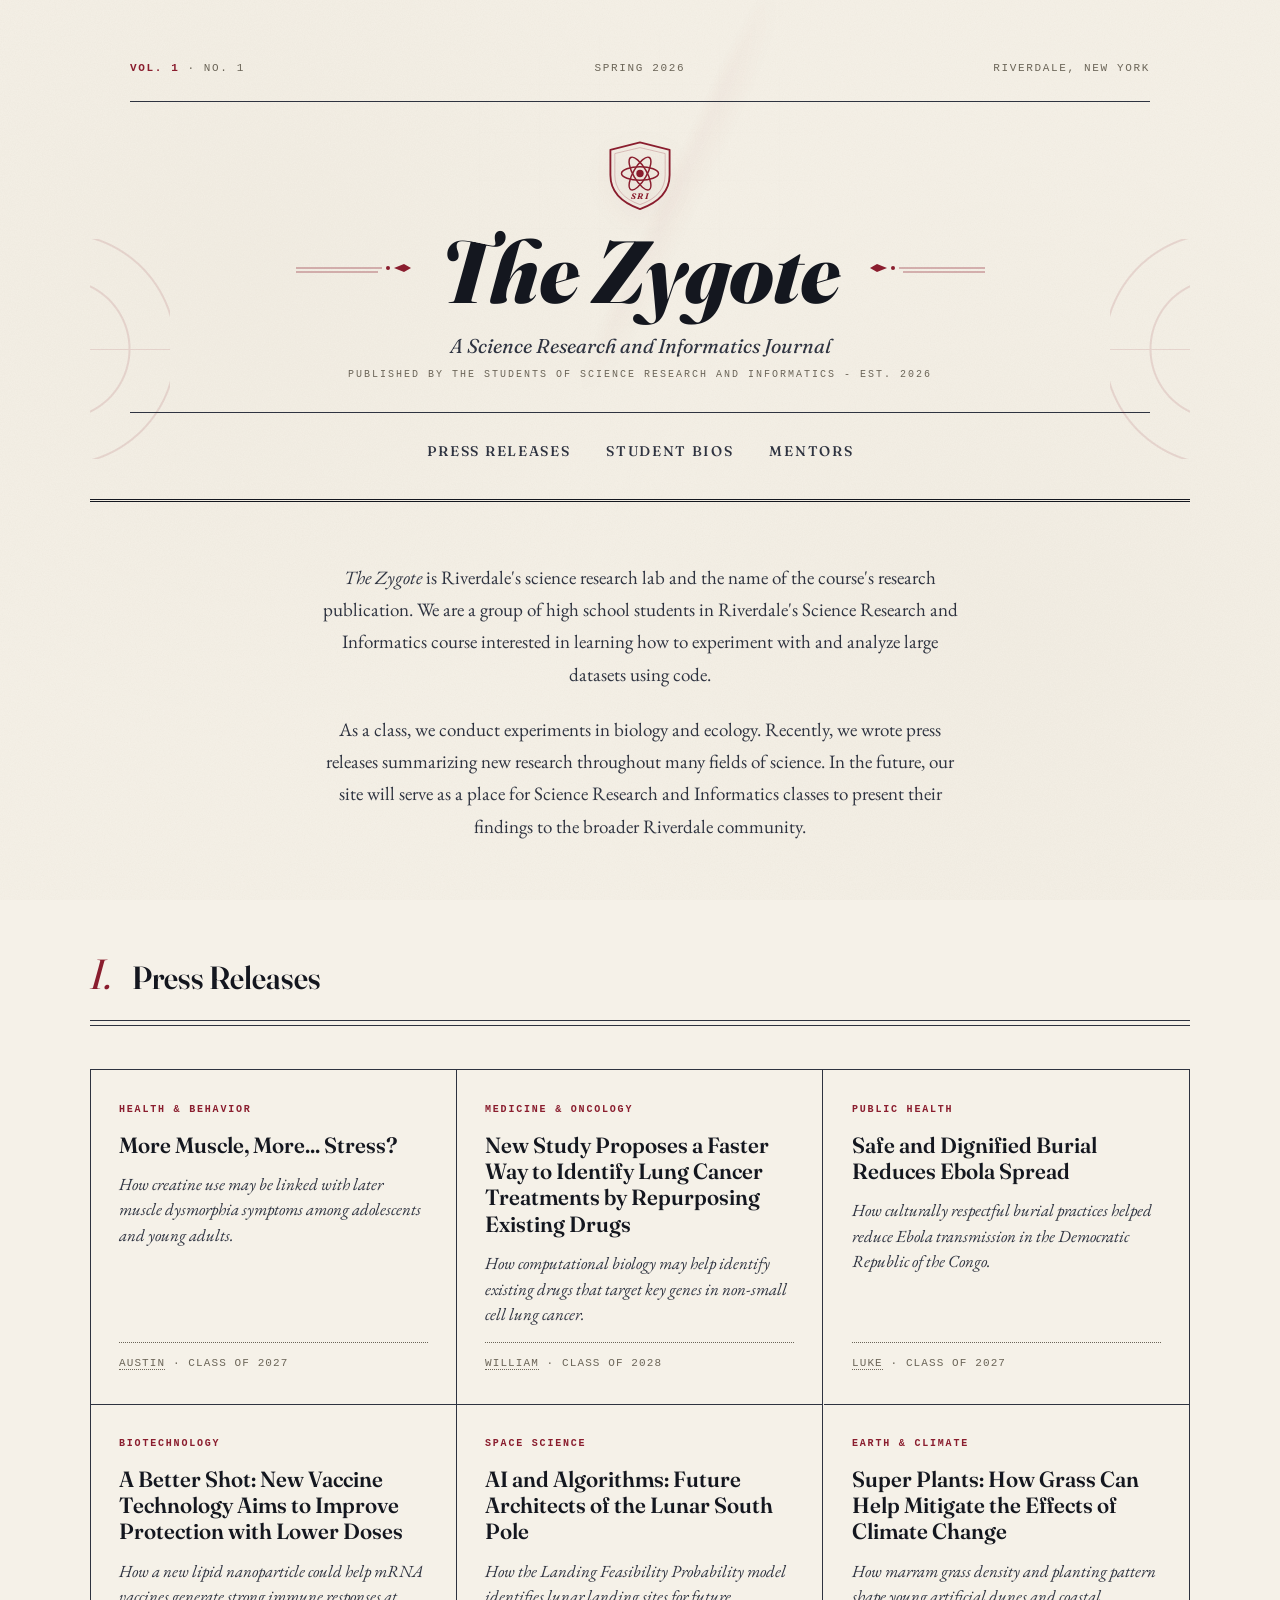
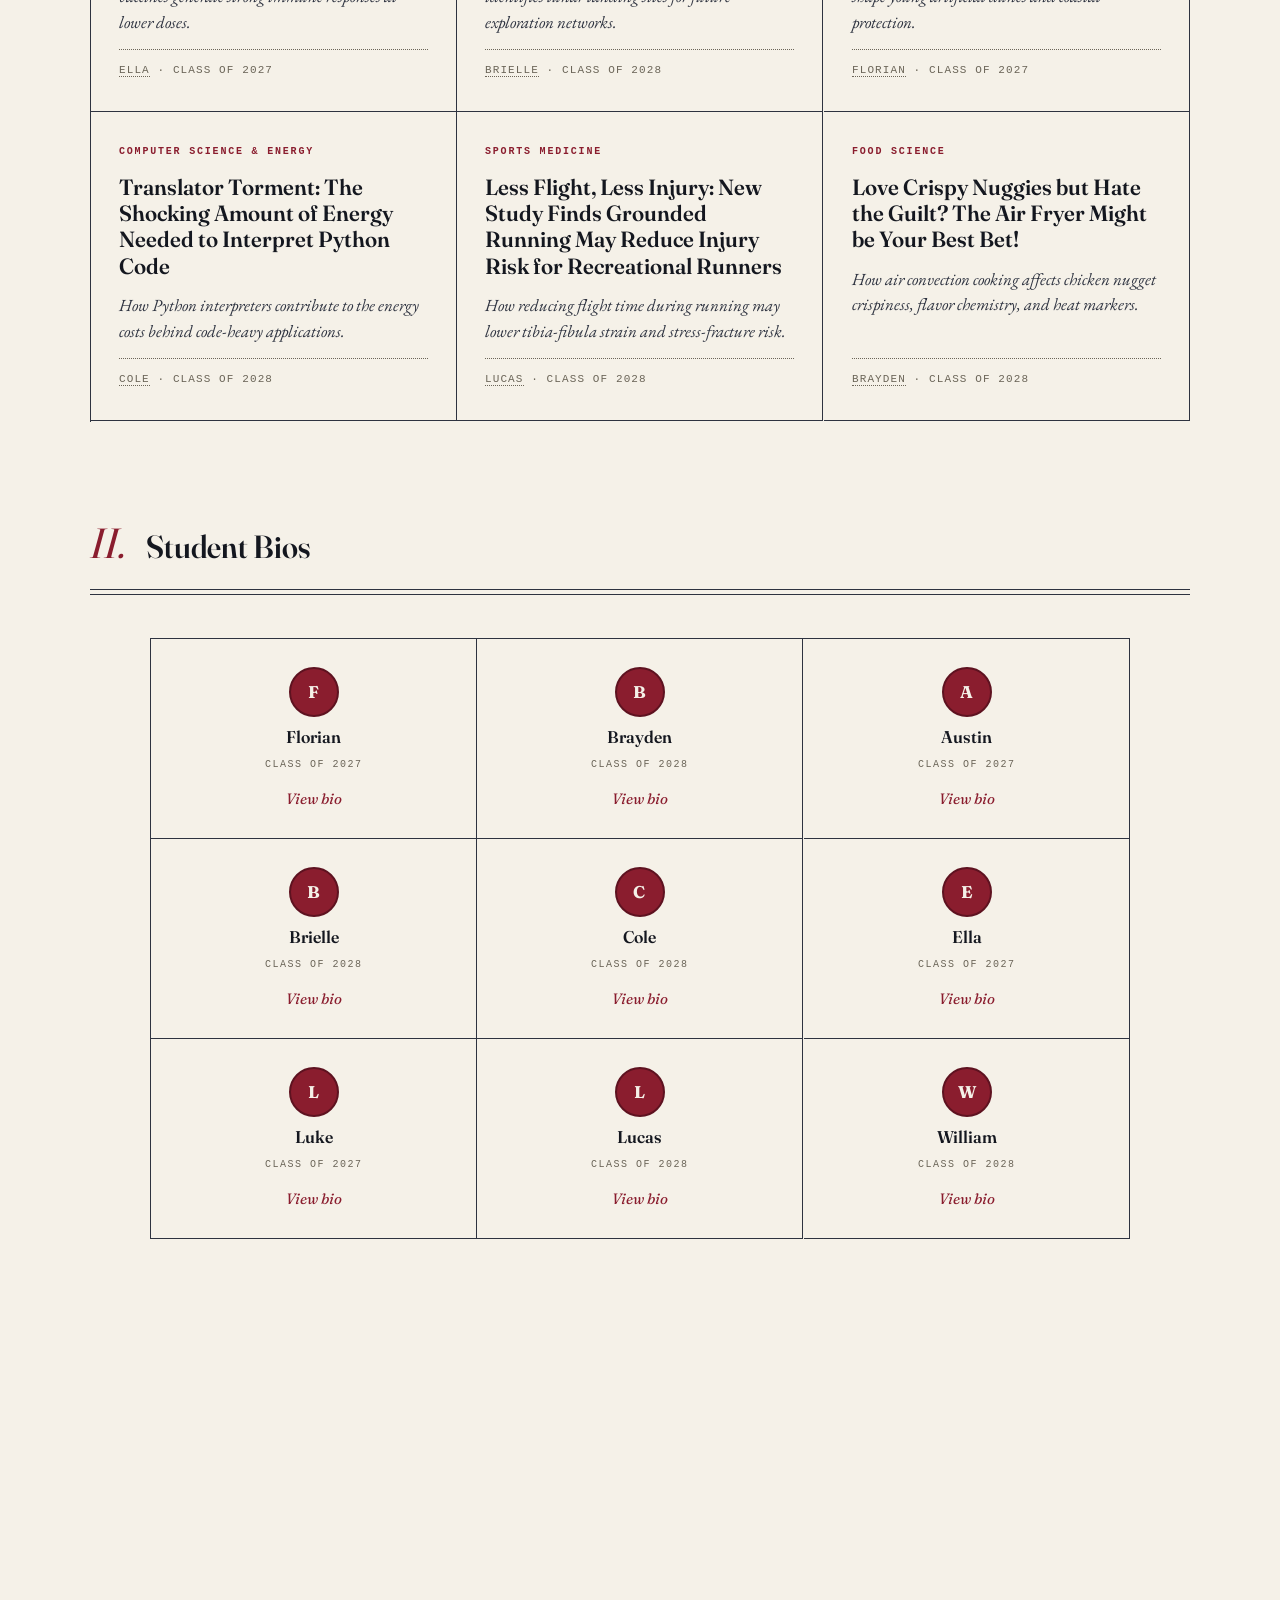
<file: index.html>
<!DOCTYPE html>
<html lang="en">
<head>
<meta charset="UTF-8" />
<meta name="viewport" content="width=device-width, initial-scale=1.0" />
<title>The Zygote - Science Research and Informatics</title>
<meta name="description" content="The Zygote publishes Science Research and Informatics press releases and research writing, listed by first name only." />
<meta name="robots" content="index, follow" />
<link rel="canonical" href="https://bugfixer27.github.io/Riv-Website/" />
<meta property="og:type" content="website" />
<meta property="og:title" content="The Zygote" />
<meta property="og:description" content="Science Research and Informatics press releases and research writing." />
<meta property="og:url" content="https://bugfixer27.github.io/Riv-Website/" />
<meta property="og:image" content="https://bugfixer27.github.io/Riv-Website/assets/images/lunar-south-pole-lfp-map.jpg" />
<meta name="twitter:card" content="summary_large_image" />
<link rel="preconnect" href="https://fonts.googleapis.com">
<link rel="preconnect" href="https://fonts.gstatic.com" crossorigin>
<link rel="preload" as="style" href="https://fonts.googleapis.com/css2?family=Fraunces:ital,opsz,wght@0,9..144,400;0,9..144,600;0,9..144,700;0,9..144,800;1,9..144,400;1,9..144,600;1,9..144,700&family=EB+Garamond:ital,wght@0,400;0,500;0,600;1,400;1,500&display=swap" onload="this.onload=null;this.rel='stylesheet'">
<noscript><link href="https://fonts.googleapis.com/css2?family=Fraunces:ital,opsz,wght@0,9..144,400;0,9..144,600;0,9..144,700;0,9..144,800;1,9..144,400;1,9..144,600;1,9..144,700&family=EB+Garamond:ital,wght@0,400;0,500;0,600;1,400;1,500&display=swap" rel="stylesheet"></noscript>
<link rel="stylesheet" href="styles.css">
<script type="application/ld+json">
{
  "@context": "https://schema.org",
  "@type": "Periodical",
  "name": "The Zygote",
  "description": "A Science Research and Informatics journal of science writing from Riverdale Country School.",
  "url": "https://bugfixer27.github.io/Riv-Website/",
  "publisher": {
    "@type": "Organization",
    "name": "Riverdale Country School"
  }
}
</script>
</head>
<body>

<div class="paper-texture"></div>
<div class="ambient-field" aria-hidden="true"></div>

<header class="masthead">
  <div class="masthead-top">
    <div class="masthead-meta left">
      <span class="meta-label">Vol. 1</span>
      <span class="meta-divider">·</span>
      <span>No. 1</span>
    </div>
    <div class="masthead-meta center">
      <span>Spring 2026</span>
    </div>
    <div class="masthead-meta right">
      <span>Riverdale, New York</span>
    </div>
  </div>

  <div class="masthead-crest" aria-label="Science Research and Informatics crest">
    <svg viewBox="0 0 100 100" xmlns="http://www.w3.org/2000/svg" aria-hidden="true">
      <path d="M 50 6 L 90 16 L 90 50 Q 90 82 50 96 Q 10 82 10 50 L 10 16 Z" fill="none" stroke="currentColor" stroke-width="2.5" stroke-linejoin="round"/>
      <path d="M 50 13 L 84 21 L 84 50 Q 84 78 50 90 Q 16 78 16 50 L 16 21 Z" fill="none" stroke="currentColor" stroke-width="0.7" opacity="0.45"/>
      <circle cx="50" cy="48" r="5" fill="currentColor"/>
      <ellipse cx="50" cy="48" rx="25" ry="9" fill="none" stroke="currentColor" stroke-width="2"/>
      <ellipse cx="50" cy="48" rx="25" ry="9" fill="none" stroke="currentColor" stroke-width="2" transform="rotate(60 50 48)"/>
      <ellipse cx="50" cy="48" rx="25" ry="9" fill="none" stroke="currentColor" stroke-width="2" transform="rotate(-60 50 48)"/>
      <text x="50" y="82" text-anchor="middle" font-family="Fraunces, serif" font-style="italic" font-weight="700" font-size="11" fill="currentColor" letter-spacing="2">SRI</text>
    </svg>
  </div>

  <div class="masthead-title">
    <div class="ornament-wing left">
      <svg viewBox="0 0 120 22" xmlns="http://www.w3.org/2000/svg" aria-hidden="true">
        <line x1="0" y1="11" x2="86" y2="11" stroke="currentColor" stroke-width="0.6"/>
        <line x1="0" y1="15" x2="82" y2="15" stroke="currentColor" stroke-width="0.6"/>
        <circle cx="92" cy="11" r="2" fill="currentColor"/>
        <path d="M 98 11 L 108 7 L 115 11 L 108 15 Z" fill="currentColor"/>
      </svg>
    </div>
    <h1 class="journal-title">The Zygote</h1>
    <div class="ornament-wing right">
      <svg viewBox="0 0 120 22" xmlns="http://www.w3.org/2000/svg" aria-hidden="true">
        <path d="M 22 11 L 12 7 L 5 11 L 12 15 Z" fill="currentColor"/>
        <circle cx="28" cy="11" r="2" fill="currentColor"/>
        <line x1="34" y1="11" x2="120" y2="11" stroke="currentColor" stroke-width="0.6"/>
        <line x1="38" y1="15" x2="120" y2="15" stroke="currentColor" stroke-width="0.6"/>
      </svg>
    </div>
  </div>

  <p class="journal-subtitle"><em>A Science Research and Informatics Journal</em></p>
  <p class="journal-tagline">Published by the students of Science Research and Informatics - Est. 2026</p>

  <nav class="masthead-nav" aria-label="Site sections">
    <a href="#press-releases">Press Releases</a>
    <a href="#contributors">Student Bios</a>
    <a href="#mentors">Mentors</a>
  </nav>
</header>

<section class="editors-note">
  <div class="drop-cap-container">
    <p><em>The Zygote</em> is Riverdale's science research lab and the name of the course's research publication. We are a group of high school students in Riverdale's Science Research and Informatics course interested in learning how to experiment with and analyze large datasets using code.</p>
    <p>As a class, we conduct experiments in biology and ecology. Recently, we wrote press releases summarizing new research throughout many fields of science. In the future, our site will serve as a place for Science Research and Informatics classes to present their findings to the broader Riverdale community.</p>
  </div>
</section>

<section id="press-releases" class="section-block">
  <div class="section-header">
    <span class="section-numeral">I.</span>
    <h2 class="section-title">Press Releases</h2>
    <div class="section-rule"></div>
  </div>

  <div class="article-grid">
    <article class="article-card">
      <span class="card-category">Health &amp; Behavior</span>
      <h3 class="card-title"><a href="more-muscle-more-stress.html">More Muscle, More... Stress?</a></h3>
      <p class="card-deck">How creatine use may be linked with later muscle dysmorphia symptoms among adolescents and young adults.</p>
      <p class="card-byline"><a href="#bio-austin">Austin</a> · Class of 2027</p>
    </article>
    <article class="article-card">
      <span class="card-category">Medicine &amp; Oncology</span>
      <h3 class="card-title"><a href="lung-cancer-drug-repurposing.html">New Study Proposes a Faster Way to Identify Lung Cancer Treatments by Repurposing Existing Drugs</a></h3>
      <p class="card-deck">How computational biology may help identify existing drugs that target key genes in non-small cell lung cancer.</p>
      <p class="card-byline"><a href="#bio-william">William</a> · Class of 2028</p>
    </article>
    <article class="article-card">
      <span class="card-category">Public Health</span>
      <h3 class="card-title"><a href="safe-dignified-burial-ebola.html">Safe and Dignified Burial Reduces Ebola Spread</a></h3>
      <p class="card-deck">How culturally respectful burial practices helped reduce Ebola transmission in the Democratic Republic of the Congo.</p>
      <p class="card-byline"><a href="#bio-luke">Luke</a> · Class of 2027</p>
    </article>
    <article class="article-card">
      <span class="card-category">Biotechnology</span>
      <h3 class="card-title"><a href="better-shot-mrna-vaccine.html">A Better Shot: New Vaccine Technology Aims to Improve Protection with Lower Doses</a></h3>
      <p class="card-deck">How a new lipid nanoparticle could help mRNA vaccines generate strong immune responses at lower doses.</p>
      <p class="card-byline"><a href="#bio-ella">Ella</a> · Class of 2027</p>
    </article>
    <article class="article-card">
      <span class="card-category">Space Science</span>
      <h3 class="card-title"><a href="ai-lunar-south-pole.html">AI and Algorithms: Future Architects of the Lunar South Pole</a></h3>
      <p class="card-deck">How the Landing Feasibility Probability model identifies lunar landing sites for future exploration networks.</p>
      <p class="card-byline"><a href="#bio-brielle">Brielle</a> · Class of 2028</p>
    </article>
    <article class="article-card">
      <span class="card-category">Earth &amp; Climate</span>
      <h3 class="card-title"><a href="super-plants.html">Super Plants: How Grass Can Help Mitigate the Effects of Climate Change</a></h3>
      <p class="card-deck">How marram grass density and planting pattern shape young artificial dunes and coastal protection.</p>
      <p class="card-byline"><a href="#bio-florian">Florian</a> · Class of 2027</p>
    </article>
    <article class="article-card">
      <span class="card-category">Computer Science &amp; Energy</span>
      <h3 class="card-title"><a href="translator-torment-python-energy.html">Translator Torment: The Shocking Amount of Energy Needed to Interpret Python Code</a></h3>
      <p class="card-deck">How Python interpreters contribute to the energy costs behind code-heavy applications.</p>
      <p class="card-byline"><a href="#bio-cole">Cole</a> · Class of 2028</p>
    </article>
    <article class="article-card">
      <span class="card-category">Sports Medicine</span>
      <h3 class="card-title"><a href="less-flight-less-injury.html">Less Flight, Less Injury: New Study Finds Grounded Running May Reduce Injury Risk for Recreational Runners</a></h3>
      <p class="card-deck">How reducing flight time during running may lower tibia-fibula strain and stress-fracture risk.</p>
      <p class="card-byline"><a href="#bio-lucas">Lucas</a> · Class of 2028</p>
    </article>
    <article class="article-card">
      <span class="card-category">Food Science</span>
      <h3 class="card-title"><a href="air-fryer-chicken-nuggets.html">Love Crispy Nuggies but Hate the Guilt? The Air Fryer Might be Your Best Bet!</a></h3>
      <p class="card-deck">How air convection cooking affects chicken nugget crispiness, flavor chemistry, and heat markers.</p>
      <p class="card-byline"><a href="#bio-brayden">Brayden</a> · Class of 2028</p>
    </article>
  </div>
</section>

<section id="contributors" class="section-block">
  <div class="section-header">
    <span class="section-numeral">II.</span>
    <h2 class="section-title">Student Bios</h2>
    <div class="section-rule"></div>
  </div>

  <div class="contributor-grid">
    <a class="contributor-card" href="#bio-florian">
      <span class="contributor-initials">F</span>
      <span class="contributor-name">Florian</span>
      <span class="contributor-class">Class of 2027</span>
      <span class="contributor-toggle">View bio</span>
    </a>
    <a class="contributor-card" href="#bio-brayden">
      <span class="contributor-initials">B</span>
      <span class="contributor-name">Brayden</span>
      <span class="contributor-class">Class of 2028</span>
      <span class="contributor-toggle">View bio</span>
    </a>
    <a class="contributor-card" href="#bio-austin">
      <span class="contributor-initials">A</span>
      <span class="contributor-name">Austin</span>
      <span class="contributor-class">Class of 2027</span>
      <span class="contributor-toggle">View bio</span>
    </a>
    <a class="contributor-card" href="#bio-brielle">
      <span class="contributor-initials">B</span>
      <span class="contributor-name">Brielle</span>
      <span class="contributor-class">Class of 2028</span>
      <span class="contributor-toggle">View bio</span>
    </a>
    <a class="contributor-card" href="#bio-cole">
      <span class="contributor-initials">C</span>
      <span class="contributor-name">Cole</span>
      <span class="contributor-class">Class of 2028</span>
      <span class="contributor-toggle">View bio</span>
    </a>
    <a class="contributor-card" href="#bio-ella">
      <span class="contributor-initials">E</span>
      <span class="contributor-name">Ella</span>
      <span class="contributor-class">Class of 2027</span>
      <span class="contributor-toggle">View bio</span>
    </a>
    <a class="contributor-card" href="#bio-luke">
      <span class="contributor-initials">L</span>
      <span class="contributor-name">Luke</span>
      <span class="contributor-class">Class of 2027</span>
      <span class="contributor-toggle">View bio</span>
    </a>
    <a class="contributor-card" href="#bio-lucas">
      <span class="contributor-initials">L</span>
      <span class="contributor-name">Lucas</span>
      <span class="contributor-class">Class of 2028</span>
      <span class="contributor-toggle">View bio</span>
    </a>
    <a class="contributor-card" href="#bio-william">
      <span class="contributor-initials">W</span>
      <span class="contributor-name">William</span>
      <span class="contributor-class">Class of 2028</span>
      <span class="contributor-toggle">View bio</span>
    </a>
  </div>

  <article class="bio-modal" id="bio-florian" aria-labelledby="bio-florian-title">
    <a class="bio-modal-backdrop" href="#contributors" aria-label="Close Florian bio"></a>
    <div class="bio-panel">
      <a class="bio-close" href="#contributors" aria-label="Close bio">×</a>
      <span class="contributor-initials">F</span>
      <h3 id="bio-florian-title">Florian</h3>
      <p class="contributor-class">Class of 2027</p>
      <p class="contributor-bio">I am a member of Riverdale's Class of '27 with a deep passion for the atmospheric and environmental sciences, driven by a lifelong curiosity about how the world around me works. My first written press release for <em>The Zygote</em> explored the early-stage development of an artificial dune with varying plant density and distribution, a topic that lies at the intersection of weather and the coastal environment. Outside of school, I enjoy sailing, rowing, hiking, and tracking severe weather. Looking ahead, I hope to study meteorology and atmospheric science, with a goal of one day contributing to how we understand and forecast weather, specifically tornadoes and severe storms. I'm excited to be part of <em>The Zygote</em> and to share the incredible science happening right here at Riverdale.</p>
      <a class="bio-press-link" href="super-plants.html">Read Florian's press release</a>
    </div>
  </article>
  <article class="bio-modal" id="bio-brayden" aria-labelledby="bio-brayden-title">
    <a class="bio-modal-backdrop" href="#contributors" aria-label="Close Brayden bio"></a>
    <div class="bio-panel">
      <a class="bio-close" href="#contributors" aria-label="Close bio">×</a>
      <span class="contributor-initials">B</span>
      <h3 id="bio-brayden-title">Brayden</h3>
      <p class="contributor-class">Class of 2028</p>
      <p class="contributor-bio">I am a member of Riverdale's Class of '28 interested in data science, as well as science in general. While I enjoy the detailed and serious side of science, I also hoped to embrace the lighter side of science in my first press release for <em>The Zygote</em>. Outside of school, I enjoy playing frisbee and the violin, and conducting research. I am excited to be part of <em>The Zygote</em> and see its impact on the Riverdale community.</p>
      <a class="bio-press-link" href="air-fryer-chicken-nuggets.html">Read Brayden's press release</a>
    </div>
  </article>
  <article class="bio-modal" id="bio-austin" aria-labelledby="bio-austin-title">
    <a class="bio-modal-backdrop" href="#contributors" aria-label="Close Austin bio"></a>
    <div class="bio-panel">
      <a class="bio-close" href="#contributors" aria-label="Close bio">×</a>
      <span class="contributor-initials">A</span>
      <h3 id="bio-austin-title">Austin</h3>
      <p class="contributor-class">Class of 2027</p>
      <p class="contributor-bio">I am a member of Riverdale's Class of '27 with a profound interest in functional anatomy and biomechanics. My first written press release for <em>The Zygote</em> examined the potential connection between creatine users and body dysmorphic symptoms. Outside of school, I love to play frisbee and basketball, work out, and go to the beach. I am really looking forward to seeing all of the findings and contributions that <em>The Zygote</em> will have in the Riverdale science community.</p>
      <a class="bio-press-link" href="more-muscle-more-stress.html">Read Austin's press release</a>
    </div>
  </article>
  <article class="bio-modal" id="bio-brielle" aria-labelledby="bio-brielle-title">
    <a class="bio-modal-backdrop" href="#contributors" aria-label="Close Brielle bio"></a>
    <div class="bio-panel">
      <a class="bio-close" href="#contributors" aria-label="Close bio">×</a>
      <span class="contributor-initials">B</span>
      <h3 id="bio-brielle-title">Brielle</h3>
      <p class="contributor-class">Class of 2028</p>
      <p class="contributor-bio">I am a member of Riverdale's Class of '28 with a deep passion for chemical and biomedical engineering. My first written press release for <em>The Zygote</em> explored new lunar site selection methods, utilizing AI and machine learning. Outside of school, I love to dance, run, and spend time with friends. I am excited to be part of <em>The Zygote</em> and share my new scientific findings with the Riverdale community.</p>
      <a class="bio-press-link" href="ai-lunar-south-pole.html">Read Brielle's press release</a>
    </div>
  </article>
  <article class="bio-modal" id="bio-cole" aria-labelledby="bio-cole-title">
    <a class="bio-modal-backdrop" href="#contributors" aria-label="Close Cole bio"></a>
    <div class="bio-panel">
      <a class="bio-close" href="#contributors" aria-label="Close bio">×</a>
      <span class="contributor-initials">C</span>
      <h3 id="bio-cole-title">Cole</h3>
      <p class="contributor-class">Class of 2028</p>
      <p class="contributor-bio">I am a member of Riverdale's Class of '28, and I have a keen interest in engineering and biology. I love breaking down the individual parts of a system and observing the impact of their function. My press release for <em>The Zygote</em> about the energy costs of Python interpreters sparked my interest in the environmental impact of AI, especially as its use increases. In my free time, I enjoy playing Terraria, tinkering with electronics, and fencing. It will be super exciting to write more for <em>The Zygote</em>.</p>
      <a class="bio-press-link" href="translator-torment-python-energy.html">Read Cole's press release</a>
    </div>
  </article>
  <article class="bio-modal" id="bio-ella" aria-labelledby="bio-ella-title">
    <a class="bio-modal-backdrop" href="#contributors" aria-label="Close Ella bio"></a>
    <div class="bio-panel">
      <a class="bio-close" href="#contributors" aria-label="Close bio">×</a>
      <span class="contributor-initials">E</span>
      <h3 id="bio-ella-title">Ella</h3>
      <p class="contributor-class">Class of 2027</p>
      <p class="contributor-bio">I am a member of Riverdale's Class of '27 interested in the intersection of biology, health, and international politics. My first press release explored new vaccination technology developed by Rudra et al. that increases protection against viruses while decreasing the dosage. Outside of school, I love to read, play the saxophone, and spend time with family. I am thrilled to be part of <em>The Zygote</em> and educate the Riverdale community about novel science technologies.</p>
      <a class="bio-press-link" href="better-shot-mrna-vaccine.html">Read Ella's press release</a>
    </div>
  </article>
  <article class="bio-modal" id="bio-luke" aria-labelledby="bio-luke-title">
    <a class="bio-modal-backdrop" href="#contributors" aria-label="Close Luke bio"></a>
    <div class="bio-panel">
      <a class="bio-close" href="#contributors" aria-label="Close bio">×</a>
      <span class="contributor-initials">L</span>
      <h3 id="bio-luke-title">Luke</h3>
      <p class="contributor-class">Class of 2027</p>
      <p class="contributor-bio">I am a member of Riverdale's Class of '27 with a deep passion for biomedical science and public health. My first written press release for <em>The Zygote</em> explored the importance of a safe and dignified burial process in curbing the spread of Ebola. Outside of school, I love to cook and play ultimate frisbee. In the future, I look forward to our exploration of <em>Ciona intestinalis</em> and genetic modification. I'm excited to be part of <em>The Zygote</em> and to describe the incredible science happening right here at Riverdale.</p>
      <a class="bio-press-link" href="safe-dignified-burial-ebola.html">Read Luke's press release</a>
    </div>
  </article>
  <article class="bio-modal" id="bio-lucas" aria-labelledby="bio-lucas-title">
    <a class="bio-modal-backdrop" href="#contributors" aria-label="Close Lucas bio"></a>
    <div class="bio-panel">
      <a class="bio-close" href="#contributors" aria-label="Close bio">×</a>
      <span class="contributor-initials">L</span>
      <h3 id="bio-lucas-title">Lucas</h3>
      <p class="contributor-class">Class of 2028</p>
      <p class="contributor-bio">I am a member of Riverdale's Class of '28, captivated by biomedical science, medicine, and competitive running. My first written press release for <em>The Zygote</em> explored scientific research on reducing injury risk for casual runners by reducing flight time, combining my interests in athletics and health science. Outside of school, I compete in track, mentor younger students, lift weights, and participate in medical-focused programs. Looking ahead, I hope to study sports medicine or orthopedics and contribute to improving healthcare outcomes and sports science. I'm excited to be part of <em>The Zygote</em> and to share innovative scientific research with the Riverdale community.</p>
      <a class="bio-press-link" href="less-flight-less-injury.html">Read Lucas's press release</a>
    </div>
  </article>
  <article class="bio-modal" id="bio-william" aria-labelledby="bio-william-title">
    <a class="bio-modal-backdrop" href="#contributors" aria-label="Close William bio"></a>
    <div class="bio-panel">
      <a class="bio-close" href="#contributors" aria-label="Close bio">×</a>
      <span class="contributor-initials">W</span>
      <h3 id="bio-william-title">William</h3>
      <p class="contributor-class">Class of 2028</p>
      <p class="contributor-bio">I am a member of Riverdale's Class of '28 with a deep passion for biomedical science and precision oncology. My first written press release for <em>The Zygote</em> examined the potential treatment of lung cancer with repurposed drugs. Outside of school, I love to play ultimate frisbee and ping-pong, conduct research, and hang out with friends. I am excited to explore <em>Ciona intestinalis</em> and genetic modification with <em>The Zygote</em> and share our scientific findings with the Riverdale community.</p>
      <a class="bio-press-link" href="lung-cancer-drug-repurposing.html">Read William's press release</a>
    </div>
  </article>
</section>

<section id="mentors" class="section-block mentors-section">
  <div class="section-header">
    <span class="section-numeral">III.</span>
    <h2 class="section-title">Journal Mentors</h2>
    <div class="section-rule"></div>
  </div>

  <div class="mentor-ledger">
    <article class="mentor-card">
      <span class="mentor-kicker">Faculty Mentor</span>
      <h3>Dr. Gentile</h3>
    </article>
    <article class="mentor-card">
      <span class="mentor-kicker">Faculty Mentor</span>
      <h3>Teacher Beckwith</h3>
    </article>
  </div>
</section>

<footer id="masthead-info" class="footer">
  <div class="footer-rule"></div>
  <div class="footer-grid">
    <div>
      <h4 class="footer-head">The Zygote</h4>
      <p>Riverdale Country School<br>5250 Fieldston Road<br>Bronx, New York 10471</p>
      <p class="footer-note">Published by students of Science Research and Informatics.</p>
    </div>
    <div>
      <h4 class="footer-head">Issue</h4>
      <p>Volume 1, No. 1<br>Spring 2026</p>
      <p>Nine press releases from Science Research and Informatics.</p>
    </div>
    <div>
      <h4 class="footer-head">Mentors</h4>
      <p>Dr. Gentile<br>Teacher Beckwith</p>
    </div>
  </div>
  <p class="colophon">
    <span class="falcon-mark">◆</span>
    The Zygote is set in Fraunces and EB Garamond. &copy; 2026, Riverdale Country School.
    <span class="falcon-mark">◆</span>
  </p>
</footer>

<script src="interactions.js" defer></script>
</body>
</html>
</file>
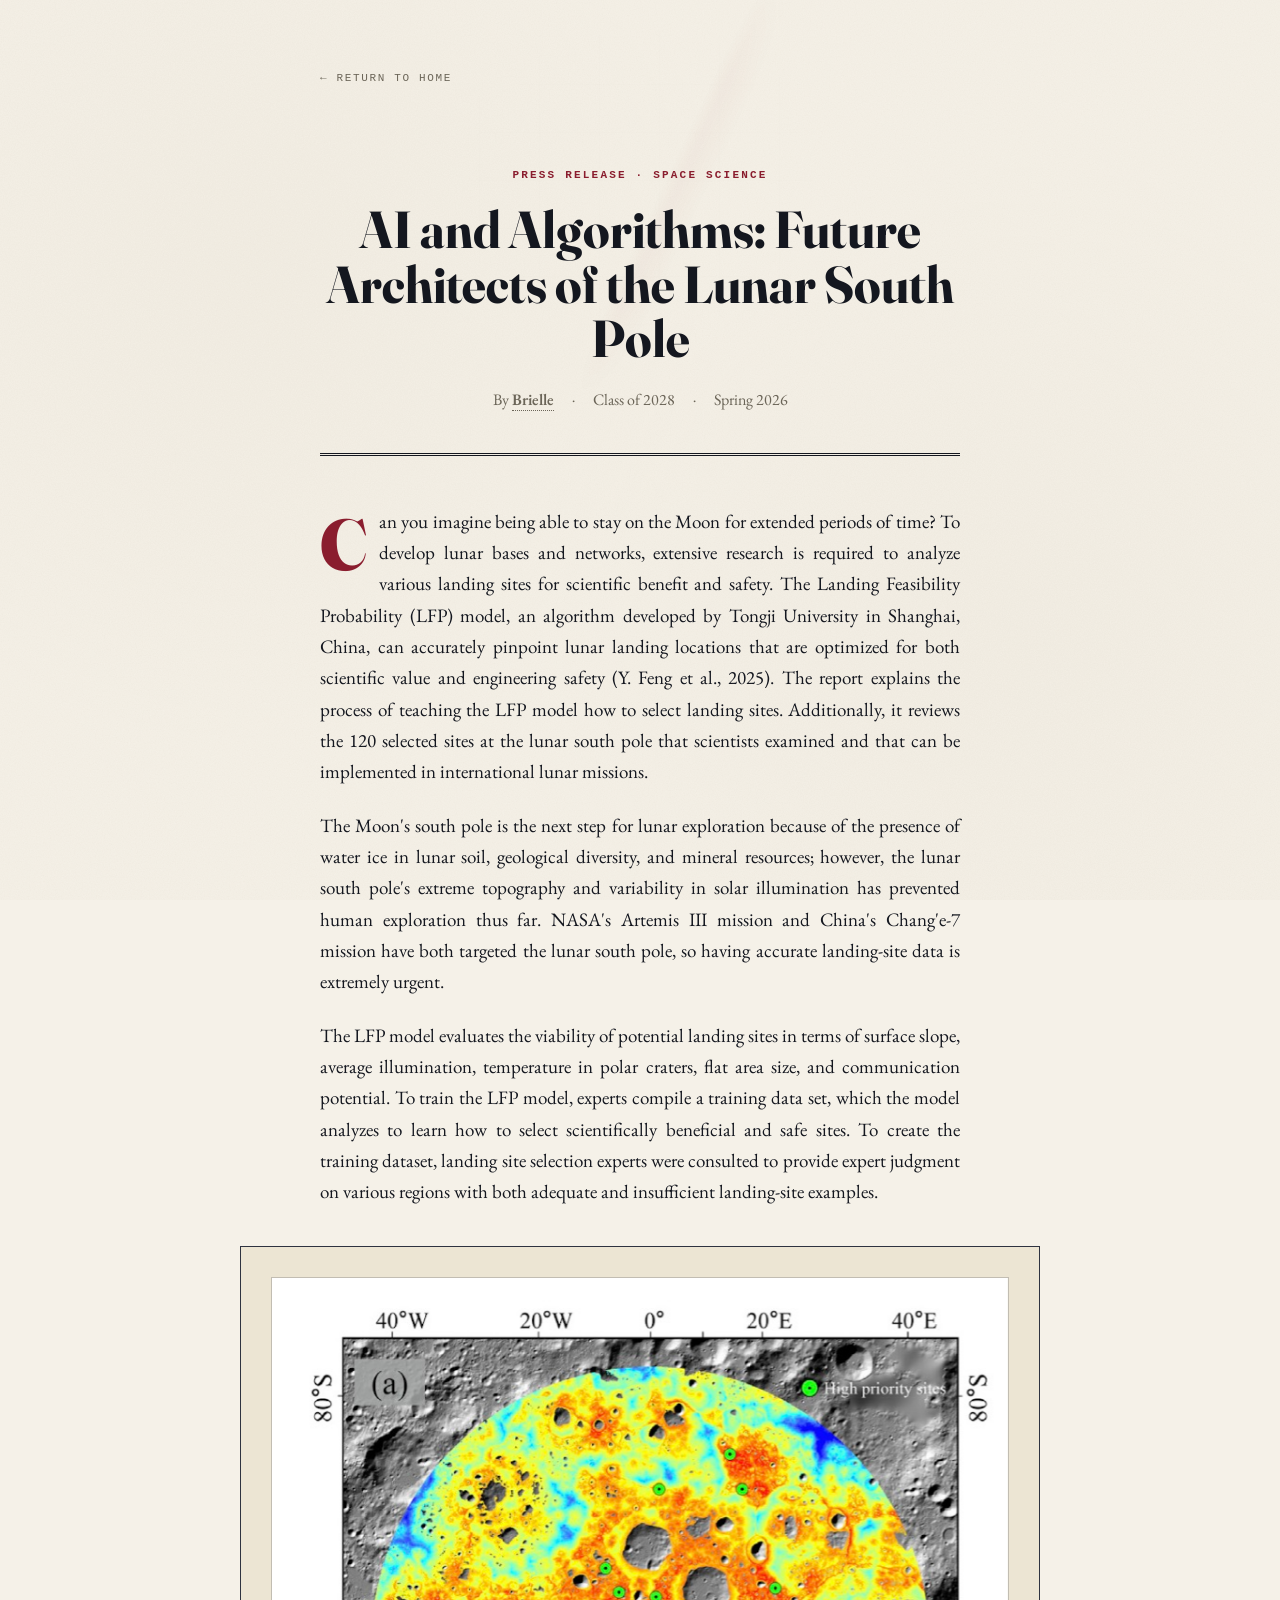
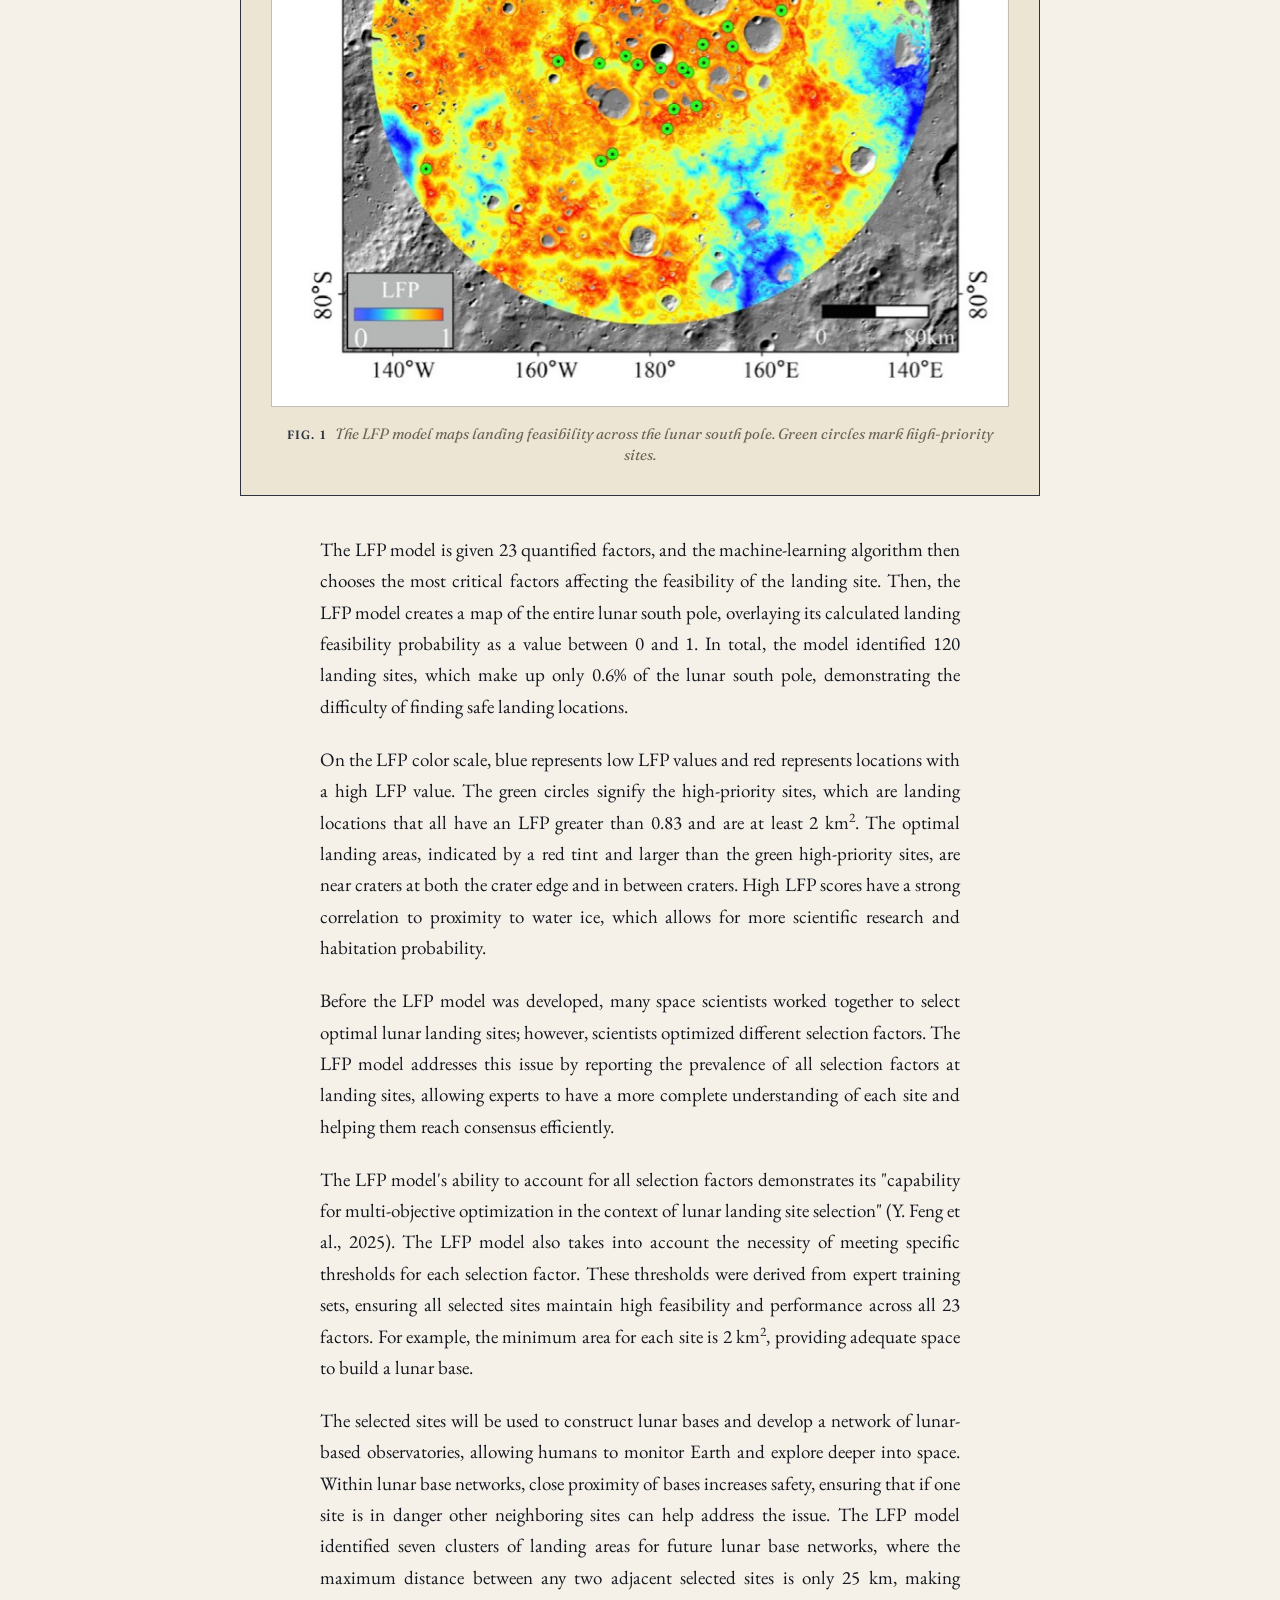
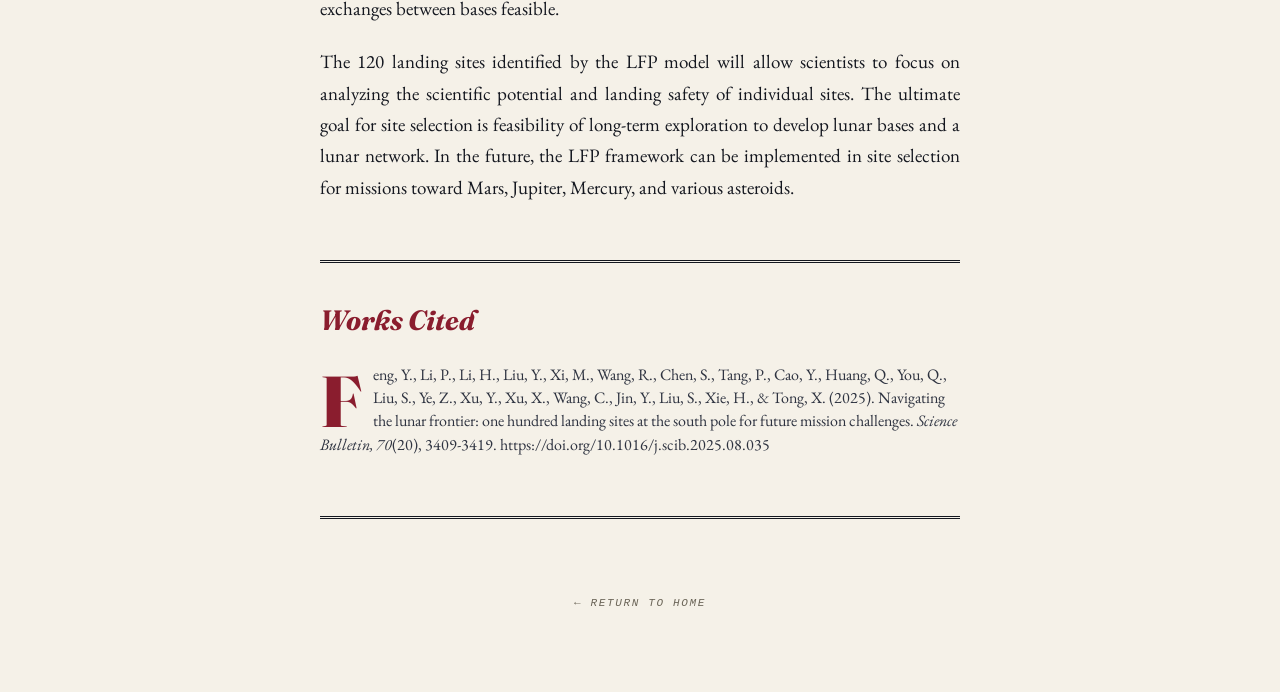
<file: ai-lunar-south-pole.html>
<!DOCTYPE html>
<html lang="en">
<head>
<meta charset="UTF-8" />
<meta name="viewport" content="width=device-width, initial-scale=1.0" />
<title>AI and Algorithms - The Zygote</title>
<meta name="description" content="A Science Research and Informatics press release on how machine learning can identify safer, scientifically useful landing sites near the Moon's south pole." />
<meta name="robots" content="index, follow" />
<link rel="canonical" href="https://bugfixer27.github.io/Riv-Website/ai-lunar-south-pole.html" />
<meta property="og:type" content="article" />
<meta property="og:title" content="AI and Algorithms: Future Architects of the Lunar South Pole" />
<meta property="og:description" content="How the Landing Feasibility Probability model helps identify future lunar south pole landing sites." />
<meta property="og:url" content="https://bugfixer27.github.io/Riv-Website/ai-lunar-south-pole.html" />
<meta property="og:image" content="https://bugfixer27.github.io/Riv-Website/assets/images/lunar-south-pole-lfp-map.jpg" />
<meta name="twitter:card" content="summary_large_image" />
<link rel="preconnect" href="https://fonts.googleapis.com">
<link rel="preconnect" href="https://fonts.gstatic.com" crossorigin>
<link rel="preload" as="style" href="https://fonts.googleapis.com/css2?family=Fraunces:ital,opsz,wght@0,9..144,400;0,9..144,600;0,9..144,700;0,9..144,800;1,9..144,400;1,9..144,600;1,9..144,700&family=EB+Garamond:ital,wght@0,400;0,500;0,600;1,400;1,500&display=swap" onload="this.onload=null;this.rel='stylesheet'">
<noscript><link href="https://fonts.googleapis.com/css2?family=Fraunces:ital,opsz,wght@0,9..144,400;0,9..144,600;0,9..144,700;0,9..144,800;1,9..144,400;1,9..144,600;1,9..144,700&family=EB+Garamond:ital,wght@0,400;0,500;0,600;1,400;1,500&display=swap" rel="stylesheet"></noscript>
<link rel="stylesheet" href="styles.css">
<script type="application/ld+json">
{
  "@context": "https://schema.org",
  "@type": "Article",
  "headline": "AI and Algorithms: Future Architects of the Lunar South Pole",
  "description": "A student science press release about machine learning and lunar south pole landing site selection.",
  "author": {
    "@type": "Person",
    "name": "Brielle"
  },
  "publisher": {
    "@type": "Organization",
    "name": "The Zygote"
  },
  "image": "https://bugfixer27.github.io/Riv-Website/assets/images/lunar-south-pole-lfp-map.jpg",
  "datePublished": "2026-04-30"
}
</script>
</head>
<body>
<div class="paper-texture"></div>
<div class="ambient-field" aria-hidden="true"></div>

<main class="article-page">
  <a href="index.html" class="article-back">← Return to Home</a>

  <header class="article-header">
    <div class="article-kicker">Press Release · Space Science</div>
    <h1 class="article-title">AI and Algorithms: Future Architects of the Lunar South Pole</h1>
    <div class="article-byline">
      <span>By <a href="index.html#bio-brielle"><strong>Brielle</strong></a></span>
      <span class="byline-dot">·</span>
      <span>Class of 2028</span>
      <span class="byline-dot">·</span>
      <span>Spring 2026</span>
    </div>
  </header>

  <article class="article-body">
    <p>Can you imagine being able to stay on the Moon for extended periods of time? To develop lunar bases and networks, extensive research is required to analyze various landing sites for scientific benefit and safety. The Landing Feasibility Probability (LFP) model, an algorithm developed by Tongji University in Shanghai, China, can accurately pinpoint lunar landing locations that are optimized for both scientific value and engineering safety (Y. Feng et al., 2025). The report explains the process of teaching the LFP model how to select landing sites. Additionally, it reviews the 120 selected sites at the lunar south pole that scientists examined and that can be implemented in international lunar missions.</p>

    <p>The Moon's south pole is the next step for lunar exploration because of the presence of water ice in lunar soil, geological diversity, and mineral resources; however, the lunar south pole's extreme topography and variability in solar illumination has prevented human exploration thus far. NASA's Artemis III mission and China's Chang'e-7 mission have both targeted the lunar south pole, so having accurate landing-site data is extremely urgent.</p>

    <p>The LFP model evaluates the viability of potential landing sites in terms of surface slope, average illumination, temperature in polar craters, flat area size, and communication potential. To train the LFP model, experts compile a training data set, which the model analyzes to learn how to select scientifically beneficial and safe sites. To create the training dataset, landing site selection experts were consulted to provide expert judgment on various regions with both adequate and insufficient landing-site examples.</p>

    <figure class="article-figure wide">
      <img src="assets/images/lunar-south-pole-lfp-map.jpg" alt="A color-coded Landing Feasibility Probability map of the lunar south pole." width="784" height="776" loading="eager">
      <figcaption><strong>Fig. 1</strong> The LFP model maps landing feasibility across the lunar south pole. Green circles mark high-priority sites.</figcaption>
    </figure>

    <p>The LFP model is given 23 quantified factors, and the machine-learning algorithm then chooses the most critical factors affecting the feasibility of the landing site. Then, the LFP model creates a map of the entire lunar south pole, overlaying its calculated landing feasibility probability as a value between 0 and 1. In total, the model identified 120 landing sites, which make up only 0.6% of the lunar south pole, demonstrating the difficulty of finding safe landing locations.</p>

    <p>On the LFP color scale, blue represents low LFP values and red represents locations with a high LFP value. The green circles signify the high-priority sites, which are landing locations that all have an LFP greater than 0.83 and are at least 2 km<sup>2</sup>. The optimal landing areas, indicated by a red tint and larger than the green high-priority sites, are near craters at both the crater edge and in between craters. High LFP scores have a strong correlation to proximity to water ice, which allows for more scientific research and habitation probability.</p>

    <p>Before the LFP model was developed, many space scientists worked together to select optimal lunar landing sites; however, scientists optimized different selection factors. The LFP model addresses this issue by reporting the prevalence of all selection factors at landing sites, allowing experts to have a more complete understanding of each site and helping them reach consensus efficiently.</p>

    <p>The LFP model's ability to account for all selection factors demonstrates its "capability for multi-objective optimization in the context of lunar landing site selection" (Y. Feng et al., 2025). The LFP model also takes into account the necessity of meeting specific thresholds for each selection factor. These thresholds were derived from expert training sets, ensuring all selected sites maintain high feasibility and performance across all 23 factors. For example, the minimum area for each site is 2 km<sup>2</sup>, providing adequate space to build a lunar base.</p>

    <p>The selected sites will be used to construct lunar bases and develop a network of lunar-based observatories, allowing humans to monitor Earth and explore deeper into space. Within lunar base networks, close proximity of bases increases safety, ensuring that if one site is in danger other neighboring sites can help address the issue. The LFP model identified seven clusters of landing areas for future lunar base networks, where the maximum distance between any two adjacent selected sites is only 25 km, making exchanges between bases feasible.</p>

    <p>The 120 landing sites identified by the LFP model will allow scientists to focus on analyzing the scientific potential and landing safety of individual sites. The ultimate goal for site selection is feasibility of long-term exploration to develop lunar bases and a lunar network. In the future, the LFP framework can be implemented in site selection for missions toward Mars, Jupiter, Mercury, and various asteroids.</p>

    <section class="works-cited" aria-labelledby="works-cited-heading">
      <h2 id="works-cited-heading">Works Cited</h2>
      <p>Feng, Y., Li, P., Li, H., Liu, Y., Xi, M., Wang, R., Chen, S., Tang, P., Cao, Y., Huang, Q., You, Q., Liu, S., Ye, Z., Xu, Y., Xu, X., Wang, C., Jin, Y., Liu, S., Xie, H., &amp; Tong, X. (2025). Navigating the lunar frontier: one hundred landing sites at the south pole for future mission challenges. <em>Science Bulletin, 70</em>(20), 3409-3419. https://doi.org/10.1016/j.scib.2025.08.035</p>
    </section>
  </article>

  <footer class="article-footer">
    <a href="index.html" class="article-back article-home-bottom">← Return to Home</a>
  </footer>
</main>
<script src="interactions.js" defer></script>
</body>
</html>
</file>
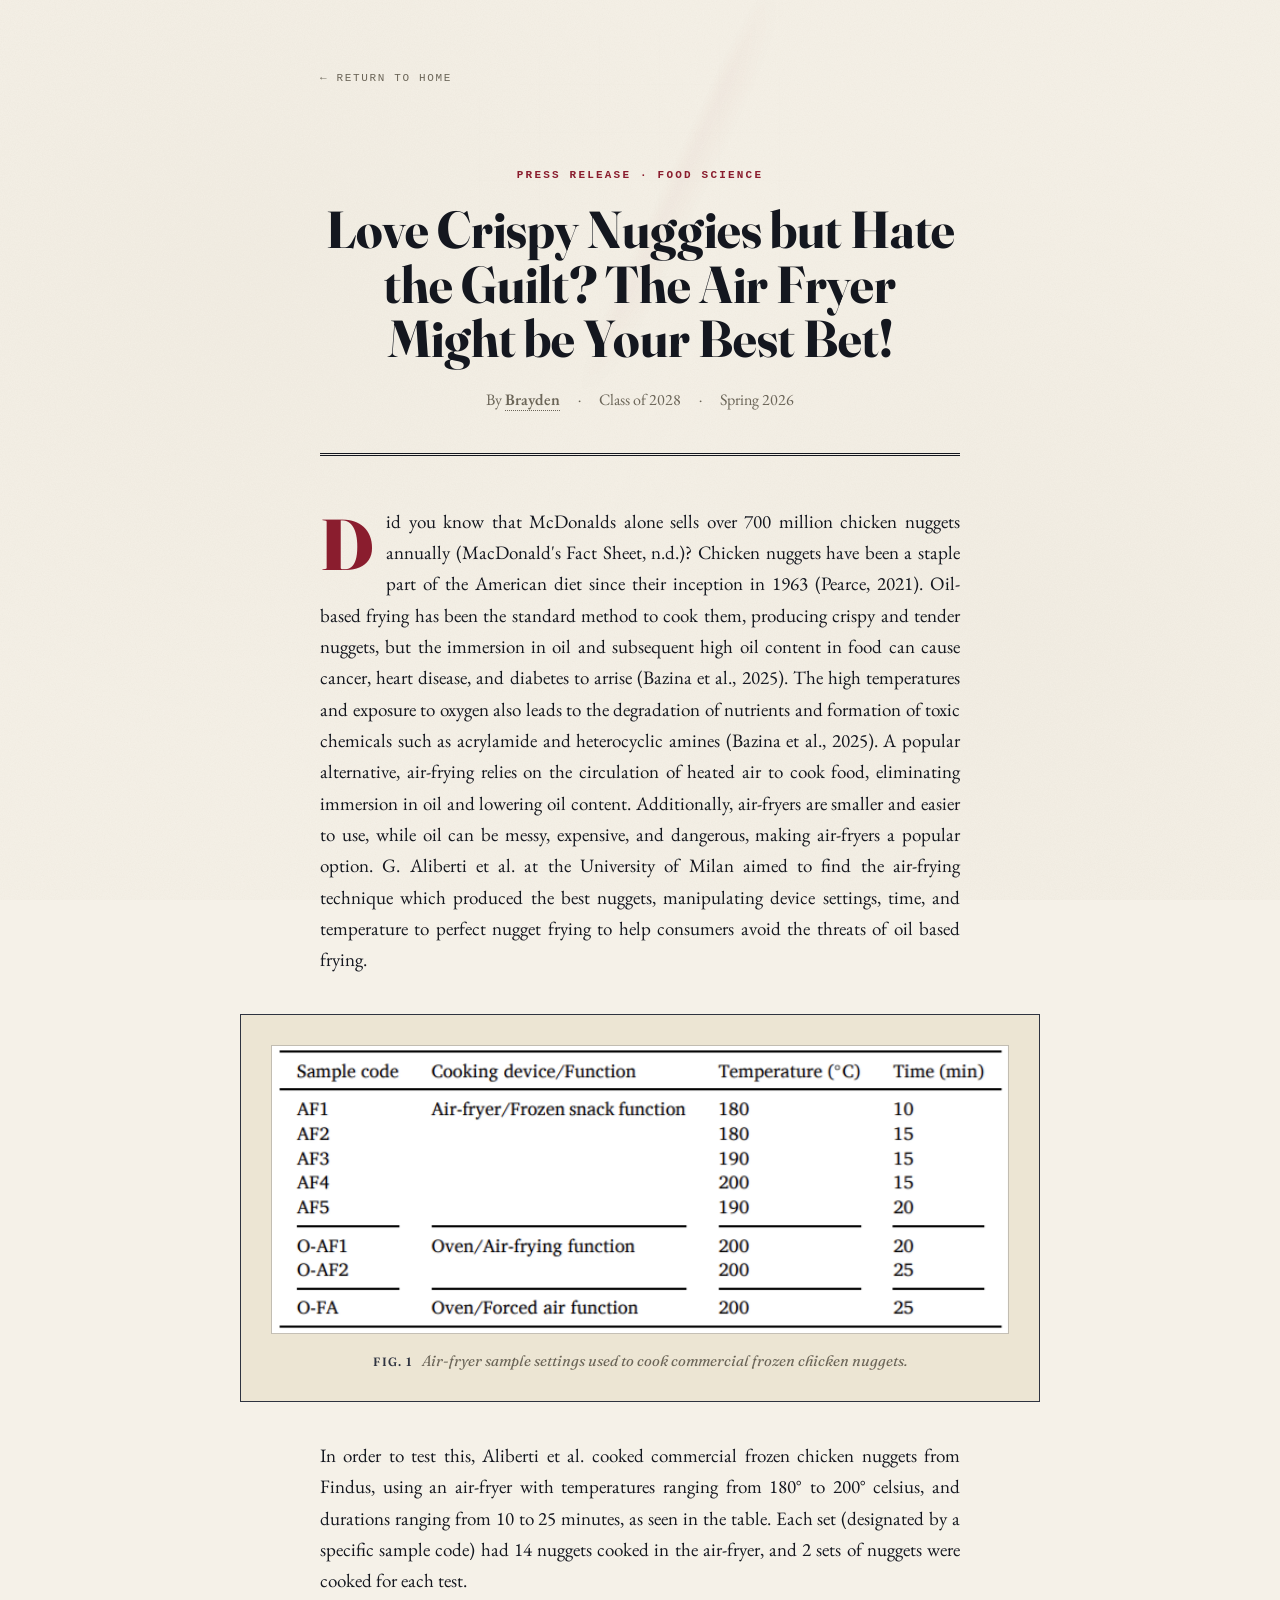
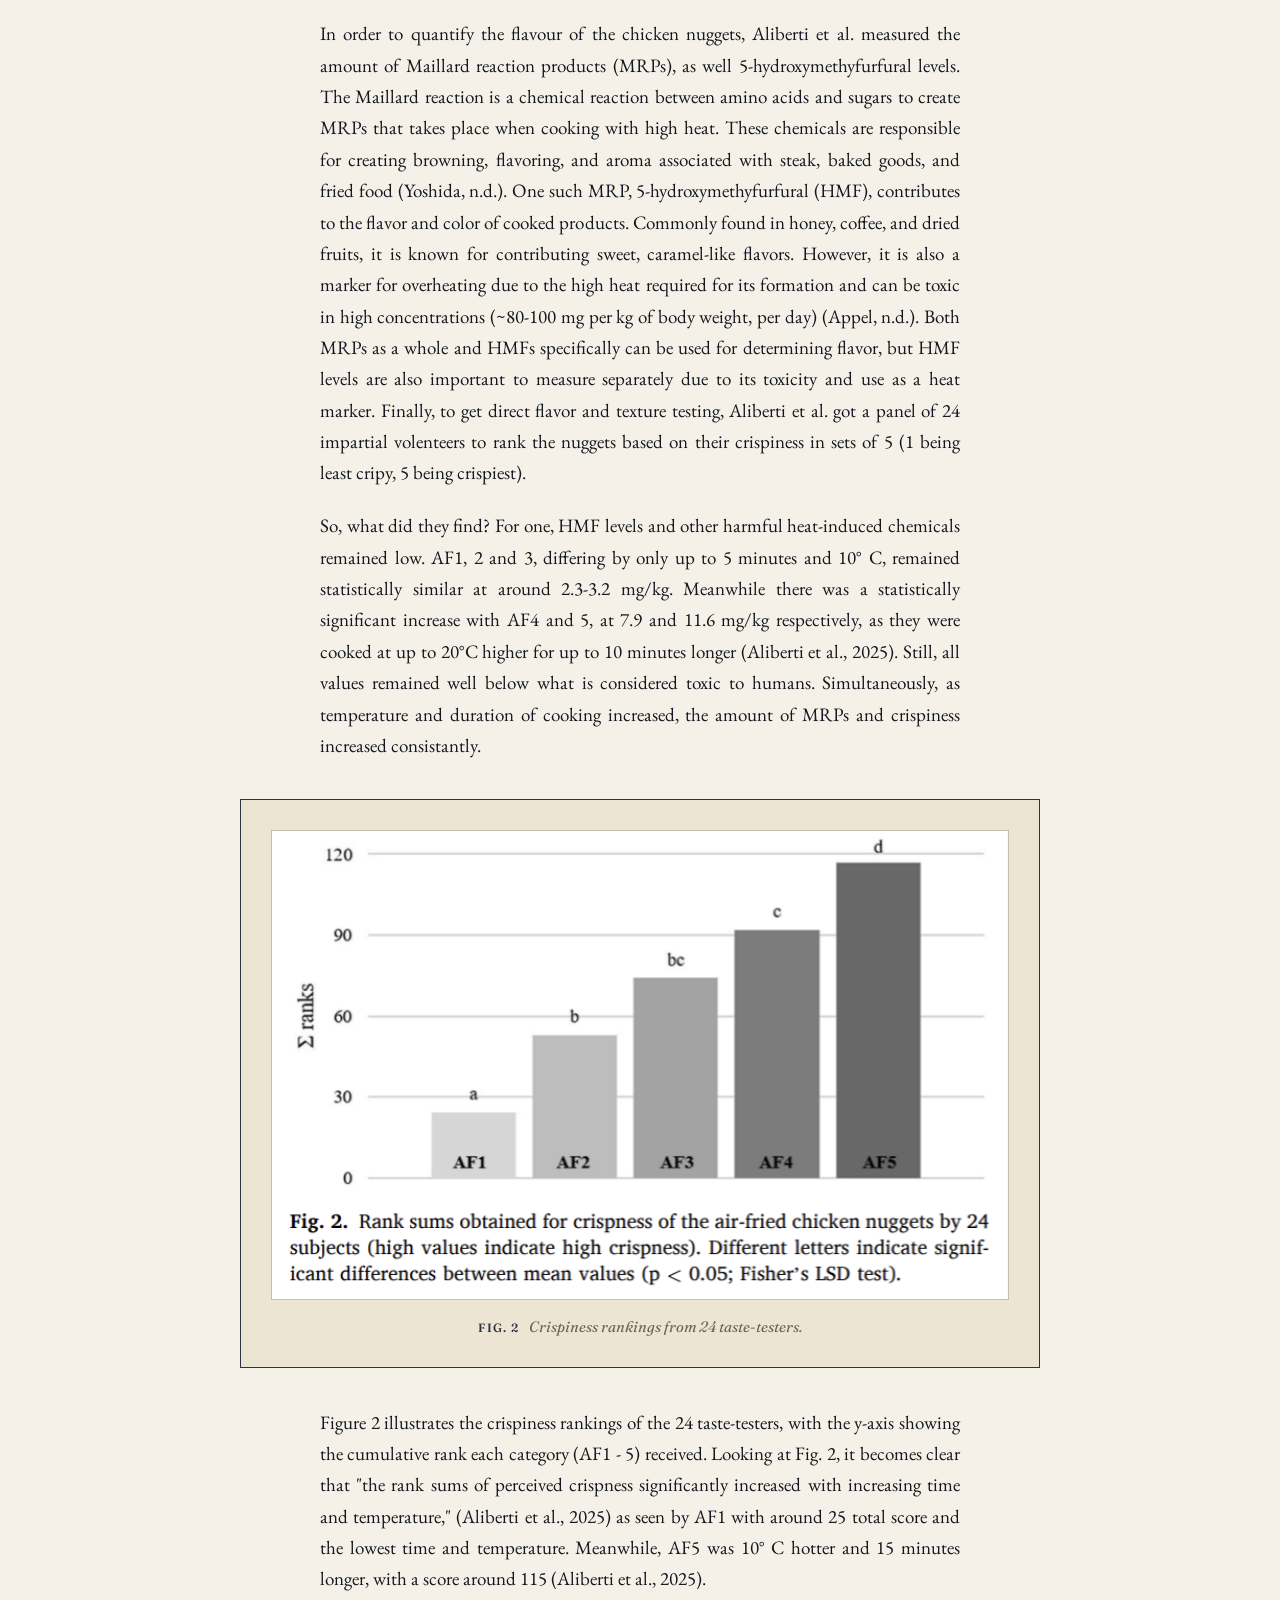
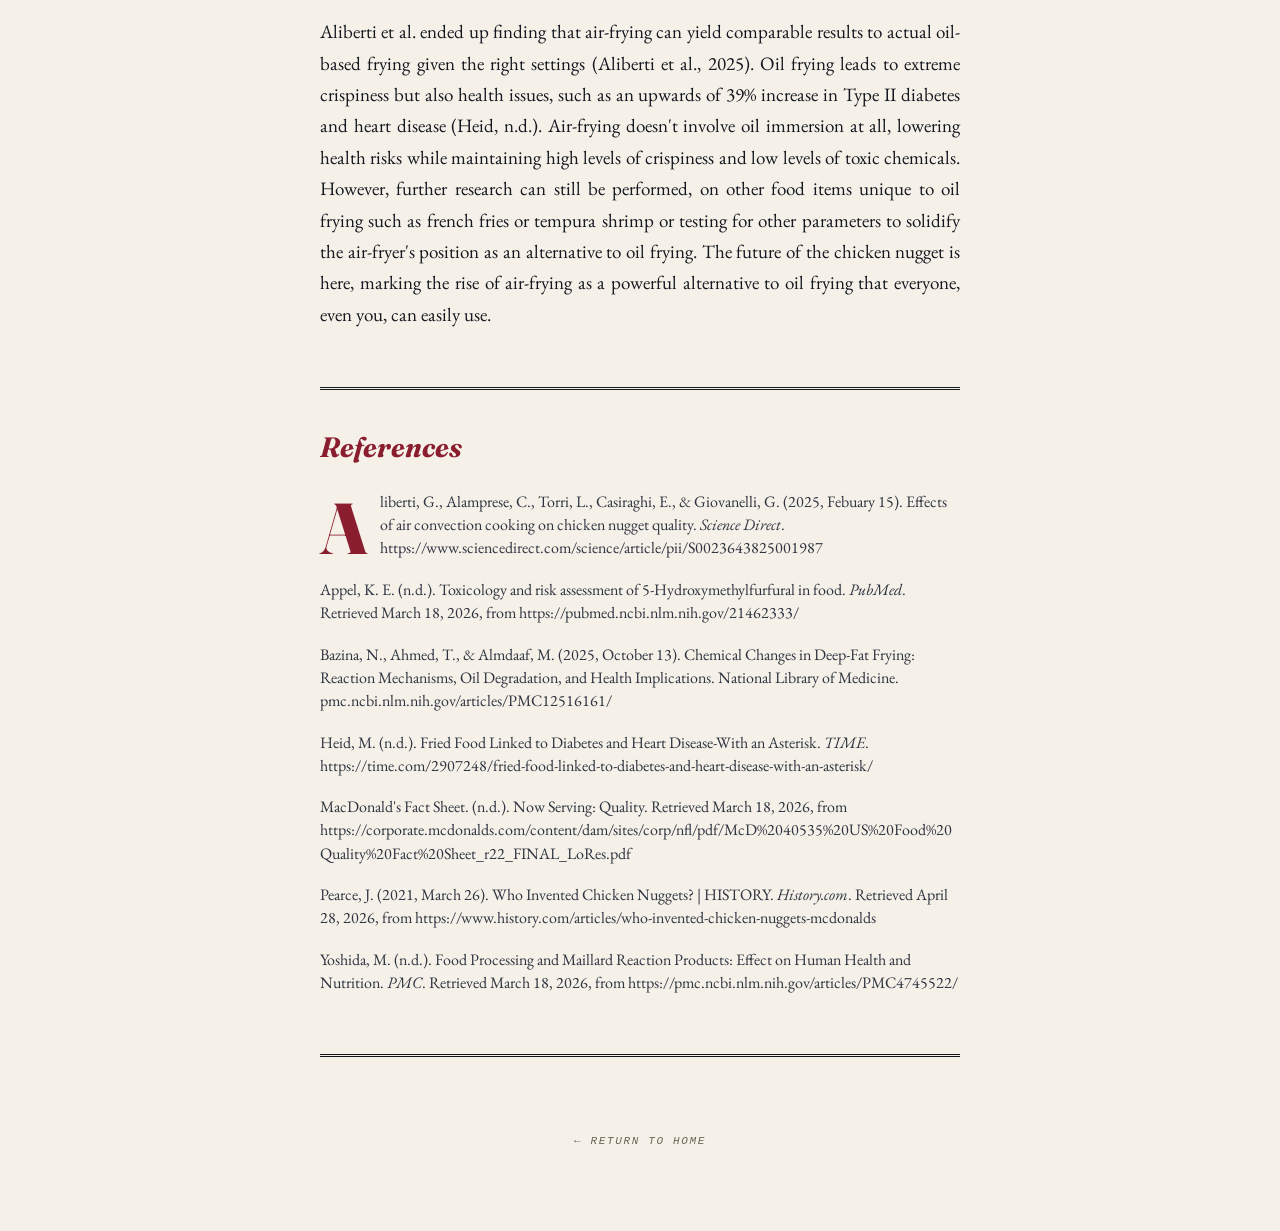
<file: air-fryer-chicken-nuggets.html>
<!DOCTYPE html>
<html lang="en">
<head>
<meta charset="UTF-8" />
<meta name="viewport" content="width=device-width, initial-scale=1.0" />
<title>Love Crispy Nuggies but Hate the Guilt? The Air Fryer Might be Your Best Bet! - The Zygote</title>
<meta name="description" content="A Science Research and Informatics press release on air convection cooking and chicken nugget quality." />
<meta name="robots" content="index, follow" />
<link rel="canonical" href="https://bugfixer27.github.io/Riv-Website/air-fryer-chicken-nuggets.html" />
<meta property="og:type" content="article" />
<meta property="og:title" content="Love Crispy Nuggies but Hate the Guilt? The Air Fryer Might be Your Best Bet!" />
<meta property="og:description" content="How air convection cooking affects chicken nugget crispiness, flavor chemistry, and heat markers." />
<meta property="og:url" content="https://bugfixer27.github.io/Riv-Website/air-fryer-chicken-nuggets.html" />
<meta property="og:image" content="https://bugfixer27.github.io/Riv-Website/assets/images/air-fryer-nugget-settings.png" />
<meta name="twitter:card" content="summary_large_image" />
<link rel="preconnect" href="https://fonts.googleapis.com">
<link rel="preconnect" href="https://fonts.gstatic.com" crossorigin>
<link rel="preload" as="style" href="https://fonts.googleapis.com/css2?family=Fraunces:ital,opsz,wght@0,9..144,400;0,9..144,600;0,9..144,700;0,9..144,800;1,9..144,400;1,9..144,600;1,9..144,700&family=EB+Garamond:ital,wght@0,400;0,500;0,600;1,400;1,500&display=swap" onload="this.onload=null;this.rel='stylesheet'">
<noscript><link href="https://fonts.googleapis.com/css2?family=Fraunces:ital,opsz,wght@0,9..144,400;0,9..144,600;0,9..144,700;0,9..144,800;1,9..144,400;1,9..144,600;1,9..144,700&family=EB+Garamond:ital,wght@0,400;0,500;0,600;1,400;1,500&display=swap" rel="stylesheet"></noscript>
<link rel="stylesheet" href="styles.css">
<script type="application/ld+json">
{
  "@context": "https://schema.org",
  "@type": "Article",
  "headline": "Love Crispy Nuggies but Hate the Guilt? The Air Fryer Might be Your Best Bet!",
  "description": "A Science Research and Informatics press release about air convection cooking and chicken nugget quality.",
  "author": {
    "@type": "Person",
    "name": "Brayden"
  },
  "publisher": {
    "@type": "Organization",
    "name": "The Zygote"
  },
  "image": "https://bugfixer27.github.io/Riv-Website/assets/images/air-fryer-nugget-settings.png",
  "datePublished": "2026-05-13"
}
</script>
</head>
<body>
<div class="paper-texture"></div>
<div class="ambient-field" aria-hidden="true"></div>

<main class="article-page">
  <a href="index.html" class="article-back">← Return to Home</a>

  <header class="article-header">
    <div class="article-kicker">Press Release · Food Science</div>
    <h1 class="article-title">Love Crispy Nuggies but Hate the Guilt? The Air Fryer Might be Your Best Bet!</h1>
    <div class="article-byline">
      <span>By <a href="index.html#bio-brayden"><strong>Brayden</strong></a></span>
      <span class="byline-dot">·</span>
      <span>Class of 2028</span>
      <span class="byline-dot">·</span>
      <span>Spring 2026</span>
    </div>
  </header>

  <article class="article-body">
    <p>Did you know that McDonalds alone sells over 700 million chicken nuggets annually (MacDonald's Fact Sheet, n.d.)? Chicken nuggets have been a staple part of the American diet since their inception in 1963 (Pearce, 2021). Oil-based frying has been the standard method to cook them, producing crispy and tender nuggets, but the immersion in oil and subsequent high oil content in food can cause cancer, heart disease, and diabetes to arrise (Bazina et al., 2025). The high temperatures and exposure to oxygen also leads to the degradation of nutrients and formation of toxic chemicals such as acrylamide and heterocyclic amines (Bazina et al., 2025). A popular alternative, air-frying relies on the circulation of heated air to cook food, eliminating immersion in oil and lowering oil content. Additionally, air-fryers are smaller and easier to use, while oil can be messy, expensive, and dangerous, making air-fryers a popular option. G. Aliberti et al. at the University of Milan aimed to find the air-frying technique which produced the best nuggets, manipulating device settings, time, and temperature to perfect nugget frying to help consumers avoid the threats of oil based frying.</p>

    <figure class="article-figure wide">
      <img src="assets/images/air-fryer-nugget-settings.png" alt="A table of chicken nugget air-fryer sample codes, temperatures, and cooking times." width="682" height="266" loading="eager">
      <figcaption><strong>Fig. 1</strong> Air-fryer sample settings used to cook commercial frozen chicken nuggets.</figcaption>
    </figure>

    <p>In order to test this, Aliberti et al. cooked commercial frozen chicken nuggets from Findus, using an air-fryer with temperatures ranging from 180° to 200° celsius, and durations ranging from 10 to 25 minutes, as seen in the table. Each set (designated by a specific sample code) had 14 nuggets cooked in the air-fryer, and 2 sets of nuggets were cooked for each test.</p>

    <p>In order to quantify the flavour of the chicken nuggets, Aliberti et al. measured the amount of Maillard reaction products (MRPs), as well 5-hydroxymethyfurfural levels. The Maillard reaction is a chemical reaction between amino acids and sugars to create MRPs that takes place when cooking with high heat. These chemicals are responsible for creating browning, flavoring, and aroma associated with steak, baked goods, and fried food (Yoshida, n.d.). One such MRP, 5-hydroxymethyfurfural (HMF), contributes to the flavor and color of cooked products. Commonly found in honey, coffee, and dried fruits, it is known for contributing sweet, caramel-like flavors. However, it is also a marker for overheating due to the high heat required for its formation and can be toxic in high concentrations (~80-100 mg per kg of body weight, per day) (Appel, n.d.). Both MRPs as a whole and HMFs specifically can be used for determining flavor, but HMF levels are also important to measure separately due to its toxicity and use as a heat marker. Finally, to get direct flavor and texture testing, Aliberti et al. got a panel of 24 impartial volenteers to rank the nuggets based on their crispiness in sets of 5 (1 being least cripy, 5 being crispiest).</p>

    <p>So, what did they find? For one, HMF levels and other harmful heat-induced chemicals remained low. AF1, 2 and 3, differing by only up to 5 minutes and 10° C, remained statistically similar at around 2.3-3.2 mg/kg. Meanwhile there was a statistically significant increase with AF4 and 5, at 7.9 and 11.6 mg/kg respectively, as they were cooked at up to 20°C higher for up to 10 minutes longer (Aliberti et al., 2025). Still, all values remained well below what is considered toxic to humans. Simultaneously, as temperature and duration of cooking increased, the amount of MRPs and crispiness increased consistantly.</p>

    <figure class="article-figure wide">
      <img src="assets/images/air-fryer-crispiness-rankings.png" alt="A crispiness ranking chart for five air-fried chicken nugget cooking conditions." width="704" height="448" loading="lazy">
      <figcaption><strong>Fig. 2</strong> Crispiness rankings from 24 taste-testers.</figcaption>
    </figure>

    <p>Figure 2 illustrates the crispiness rankings of the 24 taste-testers, with the y-axis showing the cumulative rank each category (AF1 - 5) received. Looking at Fig. 2, it becomes clear that "the rank sums of perceived crispness significantly increased with increasing time and temperature," (Aliberti et al., 2025) as seen by AF1 with around 25 total score and the lowest time and temperature. Meanwhile, AF5 was 10° C hotter and 15 minutes longer, with a score around 115 (Aliberti et al., 2025).</p>

    <p>Aliberti et al. ended up finding that air-frying can yield comparable results to actual oil-based frying given the right settings (Aliberti et al., 2025). Oil frying leads to extreme crispiness but also health issues, such as an upwards of 39% increase in Type II diabetes and heart disease (Heid, n.d.). Air-frying doesn't involve oil immersion at all, lowering health risks while maintaining high levels of crispiness and low levels of toxic chemicals. However, further research can still be performed, on other food items unique to oil frying such as french fries or tempura shrimp or testing for other parameters to solidify the air-fryer's position as an alternative to oil frying. The future of the chicken nugget is here, marking the rise of air-frying as a powerful alternative to oil frying that everyone, even you, can easily use.</p>

    <section class="works-cited" aria-labelledby="works-cited-heading">
      <h2 id="works-cited-heading">References</h2>
      <p>Aliberti, G., Alamprese, C., Torri, L., Casiraghi, E., &amp; Giovanelli, G. (2025, Febuary 15). Effects of air convection cooking on chicken nugget quality. <em>Science Direct</em>. https://www.sciencedirect.com/science/article/pii/S0023643825001987</p>
      <p>Appel, K. E. (n.d.). Toxicology and risk assessment of 5-Hydroxymethylfurfural in food. <em>PubMed</em>. Retrieved March 18, 2026, from https://pubmed.ncbi.nlm.nih.gov/21462333/</p>
      <p>Bazina, N., Ahmed, T., &amp; Almdaaf, M. (2025, October 13). Chemical Changes in Deep-Fat Frying: Reaction Mechanisms, Oil Degradation, and Health Implications. National Library of Medicine. pmc.ncbi.nlm.nih.gov/articles/PMC12516161/</p>
      <p>Heid, M. (n.d.). Fried Food Linked to Diabetes and Heart Disease-With an Asterisk. <em>TIME</em>. https://time.com/2907248/fried-food-linked-to-diabetes-and-heart-disease-with-an-asterisk/</p>
      <p>MacDonald's Fact Sheet. (n.d.). Now Serving: Quality. Retrieved March 18, 2026, from https://corporate.mcdonalds.com/content/dam/sites/corp/nfl/pdf/McD%2040535%20US%20Food%20Quality%20Fact%20Sheet_r22_FINAL_LoRes.pdf</p>
      <p>Pearce, J. (2021, March 26). Who Invented Chicken Nuggets? | HISTORY. <em>History.com</em>. Retrieved April 28, 2026, from https://www.history.com/articles/who-invented-chicken-nuggets-mcdonalds</p>
      <p>Yoshida, M. (n.d.). Food Processing and Maillard Reaction Products: Effect on Human Health and Nutrition. <em>PMC</em>. Retrieved March 18, 2026, from https://pmc.ncbi.nlm.nih.gov/articles/PMC4745522/</p>
    </section>
  </article>

  <footer class="article-footer">
    <a href="index.html" class="article-back article-home-bottom">← Return to Home</a>
  </footer>
</main>
<script src="interactions.js" defer></script>
</body>
</html>
</file>
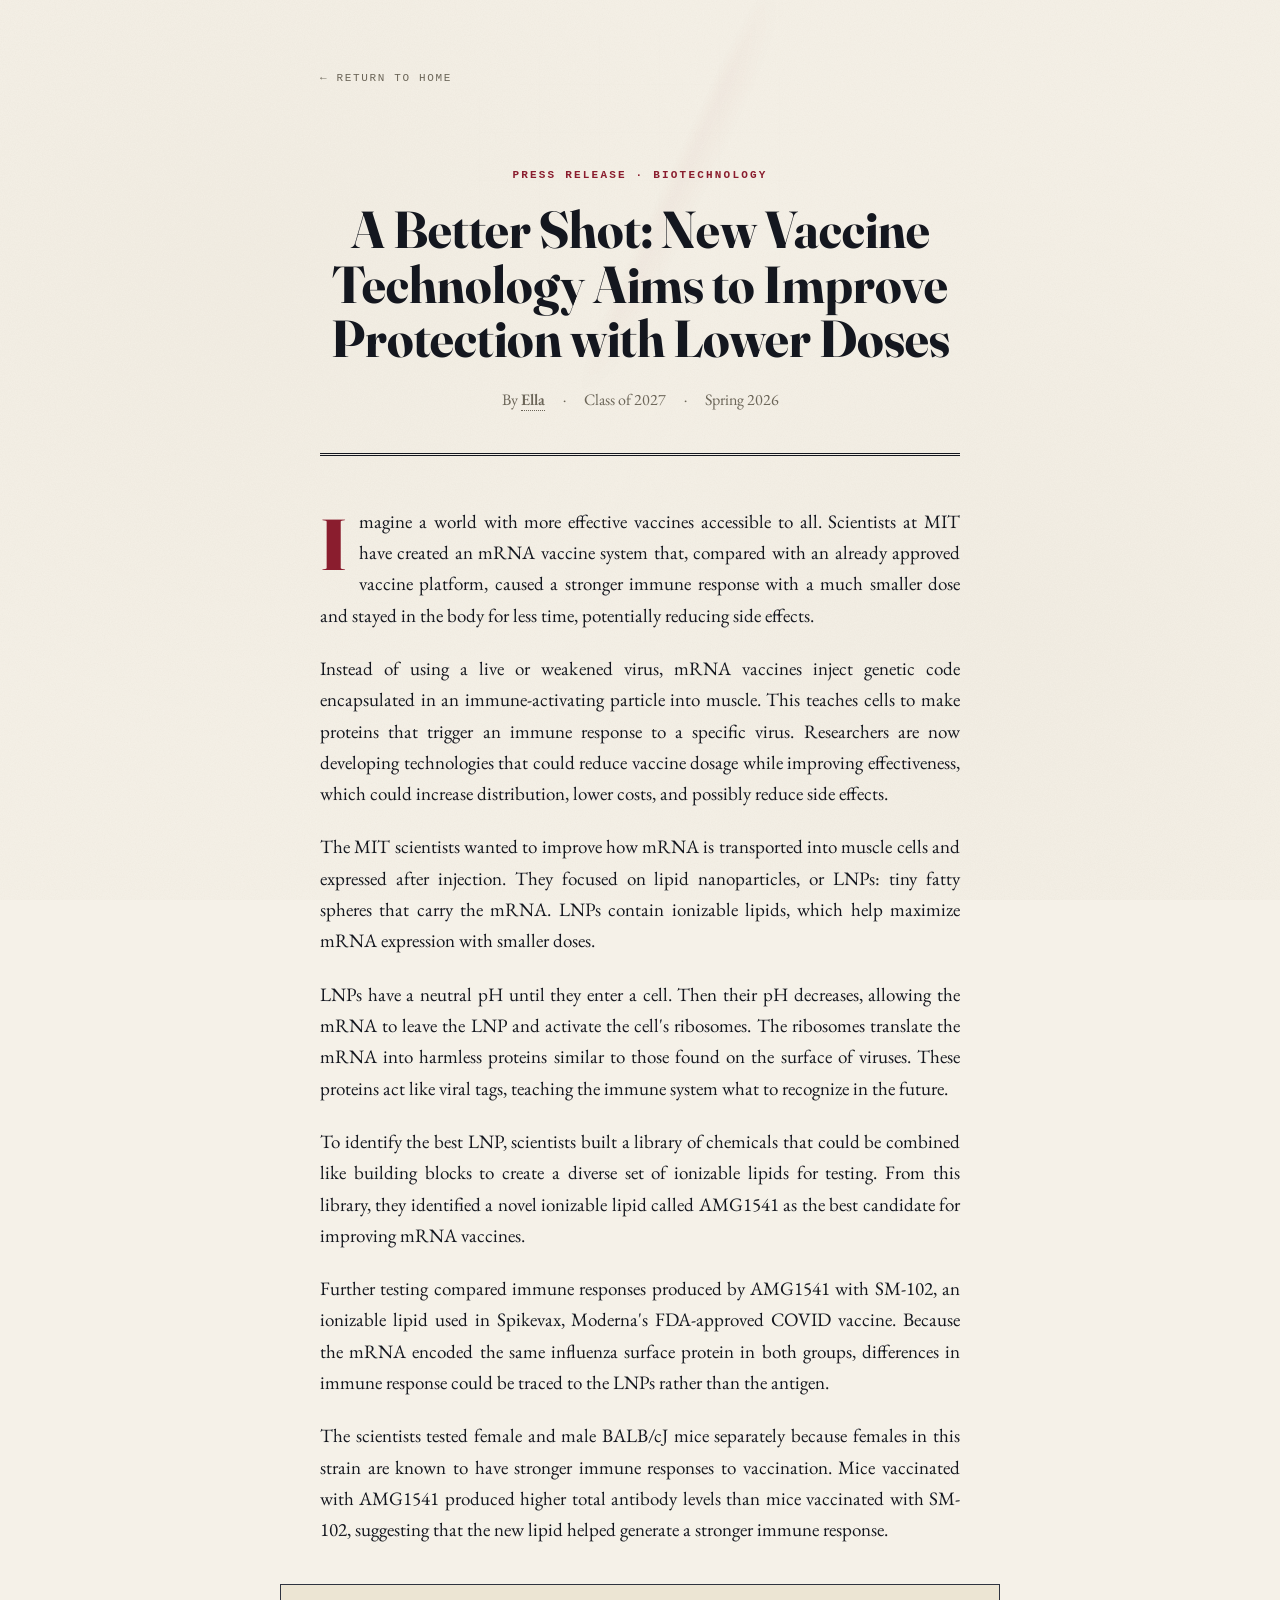
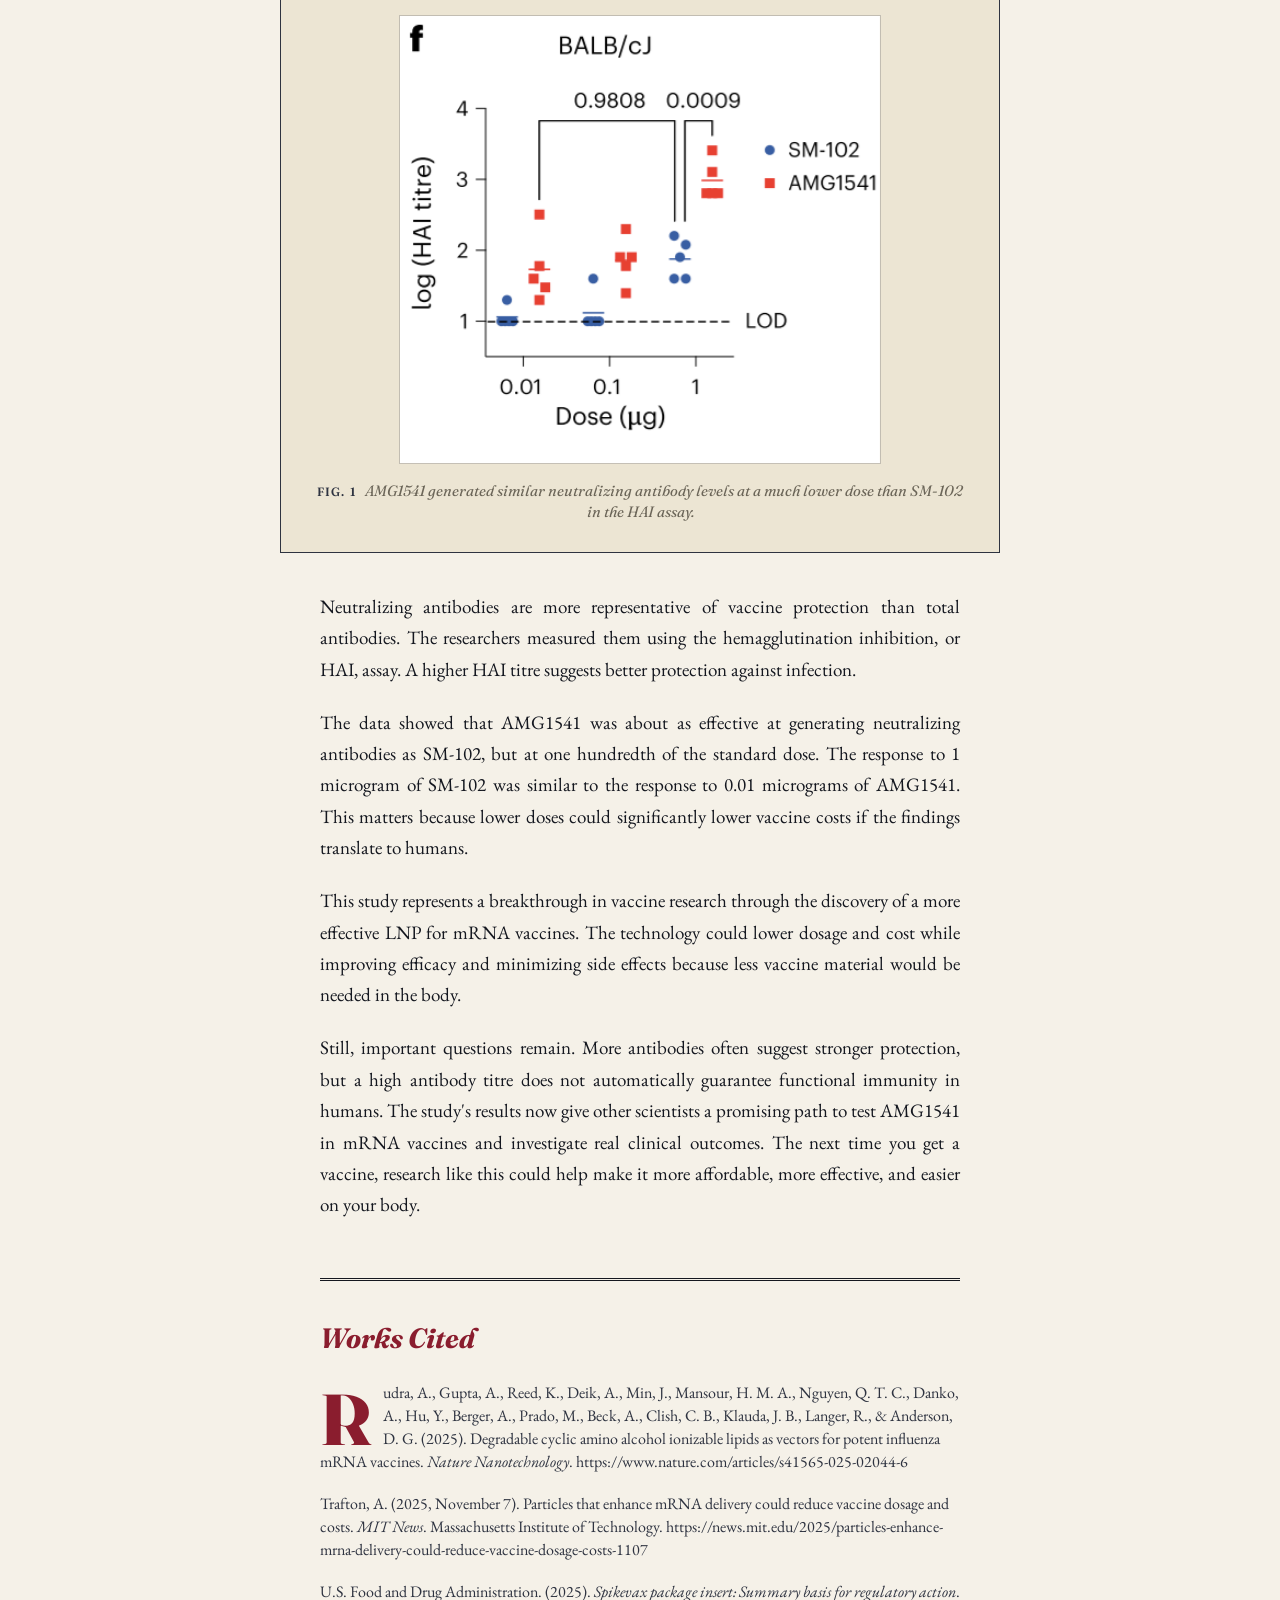
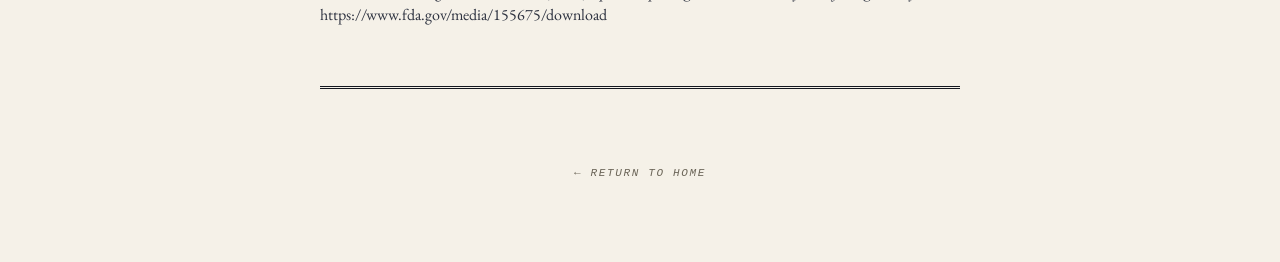
<file: better-shot-mrna-vaccine.html>
<!DOCTYPE html>
<html lang="en">
<head>
<meta charset="UTF-8" />
<meta name="viewport" content="width=device-width, initial-scale=1.0" />
<title>A Better Shot: New Vaccine Technology Aims to Improve Protection with Lower Doses - The Zygote</title>
<meta name="description" content="A Science Research and Informatics press release on new lipid nanoparticle technology that could improve mRNA vaccine protection with lower doses." />
<meta name="robots" content="index, follow" />
<link rel="canonical" href="https://bugfixer27.github.io/Riv-Website/better-shot-mrna-vaccine.html" />
<meta property="og:type" content="article" />
<meta property="og:title" content="A Better Shot: New Vaccine Technology Aims to Improve Protection with Lower Doses" />
<meta property="og:description" content="New vaccine technology aims to improve protection with lower doses." />
<meta property="og:url" content="https://bugfixer27.github.io/Riv-Website/better-shot-mrna-vaccine.html" />
<meta property="og:image" content="https://bugfixer27.github.io/Riv-Website/assets/images/mrna-vaccine-hai-titre.png" />
<meta name="twitter:card" content="summary_large_image" />
<link rel="preconnect" href="https://fonts.googleapis.com">
<link rel="preconnect" href="https://fonts.gstatic.com" crossorigin>
<link rel="preload" as="style" href="https://fonts.googleapis.com/css2?family=Fraunces:ital,opsz,wght@0,9..144,400;0,9..144,600;0,9..144,700;0,9..144,800;1,9..144,400;1,9..144,600;1,9..144,700&family=EB+Garamond:ital,wght@0,400;0,500;0,600;1,400;1,500&display=swap" onload="this.onload=null;this.rel='stylesheet'">
<noscript><link href="https://fonts.googleapis.com/css2?family=Fraunces:ital,opsz,wght@0,9..144,400;0,9..144,600;0,9..144,700;0,9..144,800;1,9..144,400;1,9..144,600;1,9..144,700&family=EB+Garamond:ital,wght@0,400;0,500;0,600;1,400;1,500&display=swap" rel="stylesheet"></noscript>
<link rel="stylesheet" href="styles.css">
<script type="application/ld+json">
{
  "@context": "https://schema.org",
  "@type": "Article",
  "headline": "A Better Shot: New Vaccine Technology Aims to Improve Protection with Lower Doses",
  "description": "A student science press release about lipid nanoparticles and lower-dose mRNA vaccines.",
  "author": {
    "@type": "Person",
    "name": "Ella"
  },
  "publisher": {
    "@type": "Organization",
    "name": "The Zygote"
  },
  "image": "https://bugfixer27.github.io/Riv-Website/assets/images/mrna-vaccine-hai-titre.png",
  "datePublished": "2026-05-12"
}
</script>
</head>
<body>
<div class="paper-texture"></div>
<div class="ambient-field" aria-hidden="true"></div>

<main class="article-page">
  <a href="index.html" class="article-back">← Return to Home</a>

  <header class="article-header">
    <div class="article-kicker">Press Release · Biotechnology</div>
    <h1 class="article-title">A Better Shot: New Vaccine Technology Aims to Improve Protection with Lower Doses</h1>
    <div class="article-byline">
      <span>By <a href="index.html#bio-ella"><strong>Ella</strong></a></span>
      <span class="byline-dot">·</span>
      <span>Class of 2027</span>
      <span class="byline-dot">·</span>
      <span>Spring 2026</span>
    </div>
  </header>

  <article class="article-body">
    <p>Imagine a world with more effective vaccines accessible to all. Scientists at MIT have created an mRNA vaccine system that, compared with an already approved vaccine platform, caused a stronger immune response with a much smaller dose and stayed in the body for less time, potentially reducing side effects.</p>

    <p>Instead of using a live or weakened virus, mRNA vaccines inject genetic code encapsulated in an immune-activating particle into muscle. This teaches cells to make proteins that trigger an immune response to a specific virus. Researchers are now developing technologies that could reduce vaccine dosage while improving effectiveness, which could increase distribution, lower costs, and possibly reduce side effects.</p>

    <p>The MIT scientists wanted to improve how mRNA is transported into muscle cells and expressed after injection. They focused on lipid nanoparticles, or LNPs: tiny fatty spheres that carry the mRNA. LNPs contain ionizable lipids, which help maximize mRNA expression with smaller doses.</p>

    <p>LNPs have a neutral pH until they enter a cell. Then their pH decreases, allowing the mRNA to leave the LNP and activate the cell's ribosomes. The ribosomes translate the mRNA into harmless proteins similar to those found on the surface of viruses. These proteins act like viral tags, teaching the immune system what to recognize in the future.</p>

    <p>To identify the best LNP, scientists built a library of chemicals that could be combined like building blocks to create a diverse set of ionizable lipids for testing. From this library, they identified a novel ionizable lipid called AMG1541 as the best candidate for improving mRNA vaccines.</p>

    <p>Further testing compared immune responses produced by AMG1541 with SM-102, an ionizable lipid used in Spikevax, Moderna's FDA-approved COVID vaccine. Because the mRNA encoded the same influenza surface protein in both groups, differences in immune response could be traced to the LNPs rather than the antigen.</p>

    <p>The scientists tested female and male BALB/cJ mice separately because females in this strain are known to have stronger immune responses to vaccination. Mice vaccinated with AMG1541 produced higher total antibody levels than mice vaccinated with SM-102, suggesting that the new lipid helped generate a stronger immune response.</p>

    <figure class="article-figure narrow">
      <img src="assets/images/mrna-vaccine-hai-titre.png" alt="A scatter plot comparing HAI titre responses for SM-102 and AMG1541 at different doses." width="438" height="408" loading="eager">
      <figcaption><strong>Fig. 1</strong> AMG1541 generated similar neutralizing antibody levels at a much lower dose than SM-102 in the HAI assay.</figcaption>
    </figure>

    <p>Neutralizing antibodies are more representative of vaccine protection than total antibodies. The researchers measured them using the hemagglutination inhibition, or HAI, assay. A higher HAI titre suggests better protection against infection.</p>

    <p>The data showed that AMG1541 was about as effective at generating neutralizing antibodies as SM-102, but at one hundredth of the standard dose. The response to 1 microgram of SM-102 was similar to the response to 0.01 micrograms of AMG1541. This matters because lower doses could significantly lower vaccine costs if the findings translate to humans.</p>

    <p>This study represents a breakthrough in vaccine research through the discovery of a more effective LNP for mRNA vaccines. The technology could lower dosage and cost while improving efficacy and minimizing side effects because less vaccine material would be needed in the body.</p>

    <p>Still, important questions remain. More antibodies often suggest stronger protection, but a high antibody titre does not automatically guarantee functional immunity in humans. The study's results now give other scientists a promising path to test AMG1541 in mRNA vaccines and investigate real clinical outcomes. The next time you get a vaccine, research like this could help make it more affordable, more effective, and easier on your body.</p>

    <section class="works-cited" aria-labelledby="works-cited-heading">
      <h2 id="works-cited-heading">Works Cited</h2>
      <p>Rudra, A., Gupta, A., Reed, K., Deik, A., Min, J., Mansour, H. M. A., Nguyen, Q. T. C., Danko, A., Hu, Y., Berger, A., Prado, M., Beck, A., Clish, C. B., Klauda, J. B., Langer, R., &amp; Anderson, D. G. (2025). Degradable cyclic amino alcohol ionizable lipids as vectors for potent influenza mRNA vaccines. <em>Nature Nanotechnology</em>. https://www.nature.com/articles/s41565-025-02044-6</p>
      <p>Trafton, A. (2025, November 7). Particles that enhance mRNA delivery could reduce vaccine dosage and costs. <em>MIT News</em>. Massachusetts Institute of Technology. https://news.mit.edu/2025/particles-enhance-mrna-delivery-could-reduce-vaccine-dosage-costs-1107</p>
      <p>U.S. Food and Drug Administration. (2025). <em>Spikevax package insert: Summary basis for regulatory action</em>. https://www.fda.gov/media/155675/download</p>
    </section>
  </article>

  <footer class="article-footer">
    <a href="index.html" class="article-back article-home-bottom">← Return to Home</a>
  </footer>
</main>
<script src="interactions.js" defer></script>
</body>
</html>
</file>
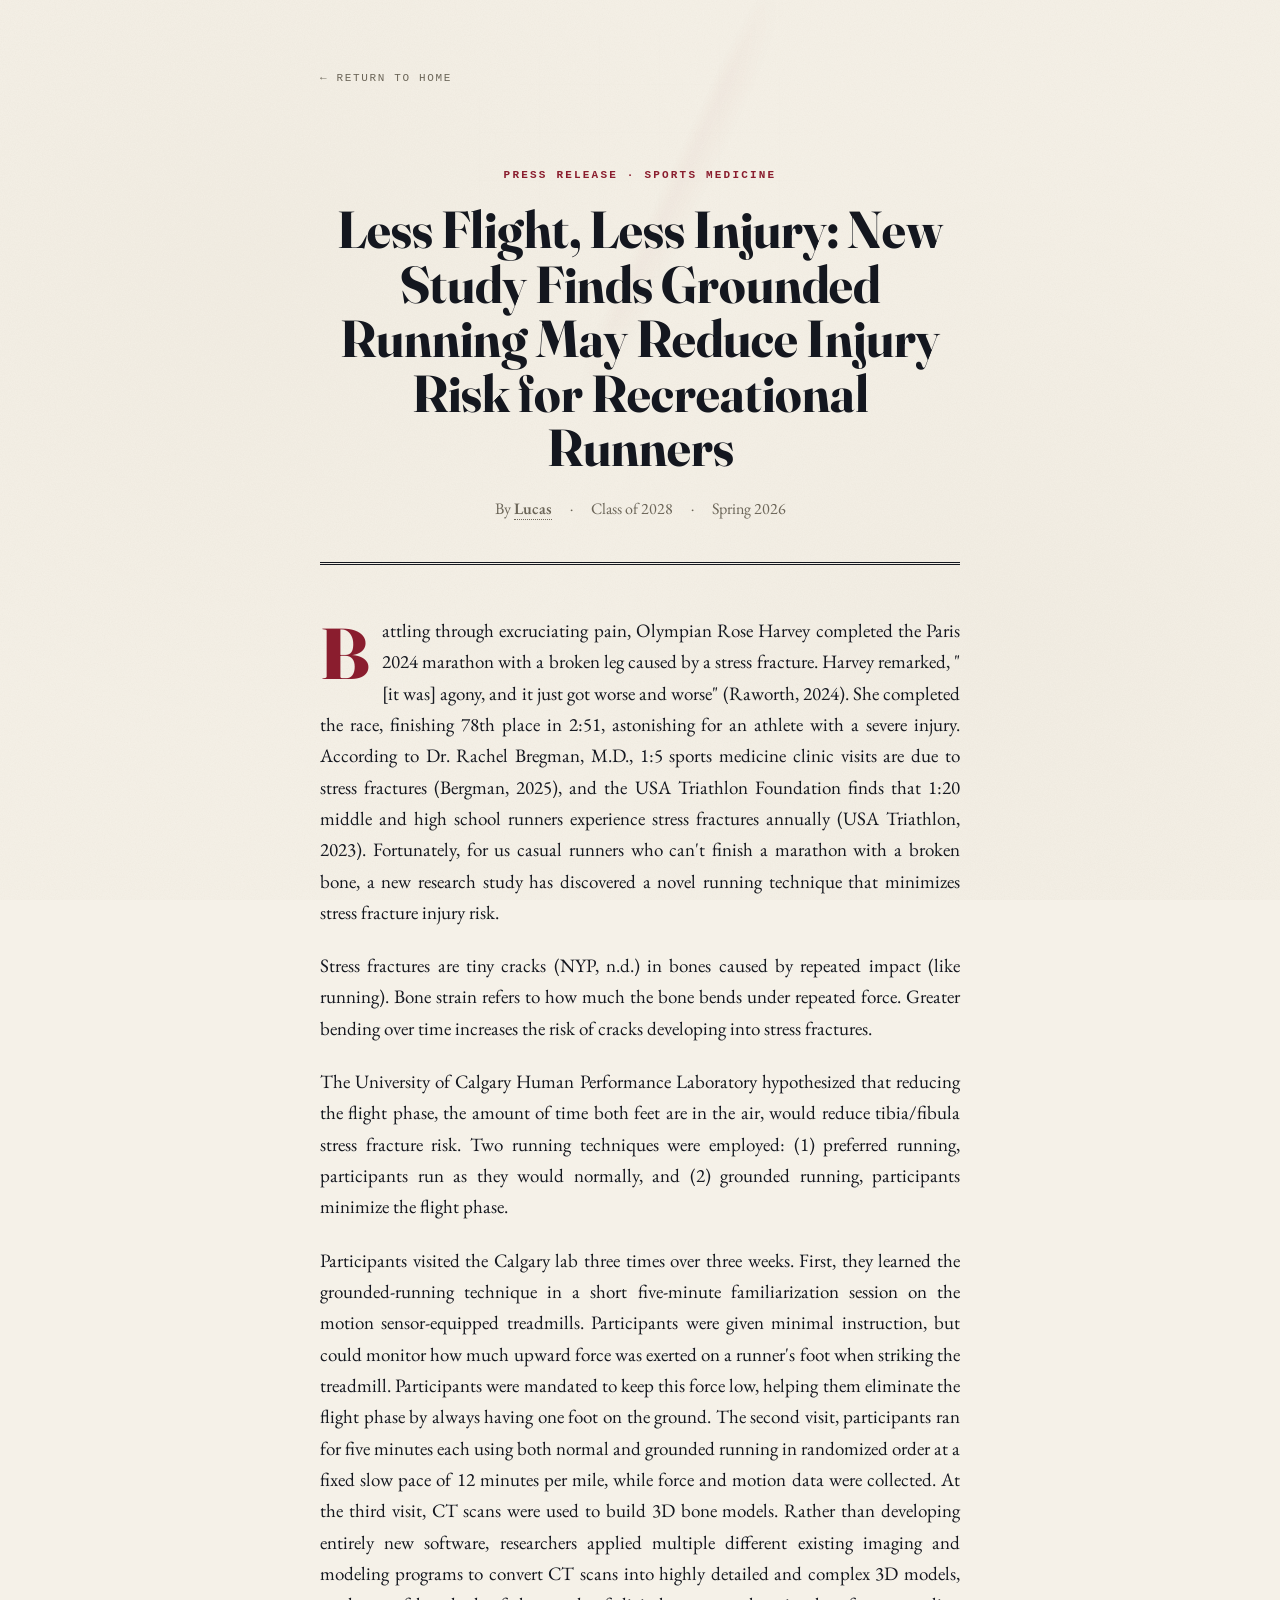
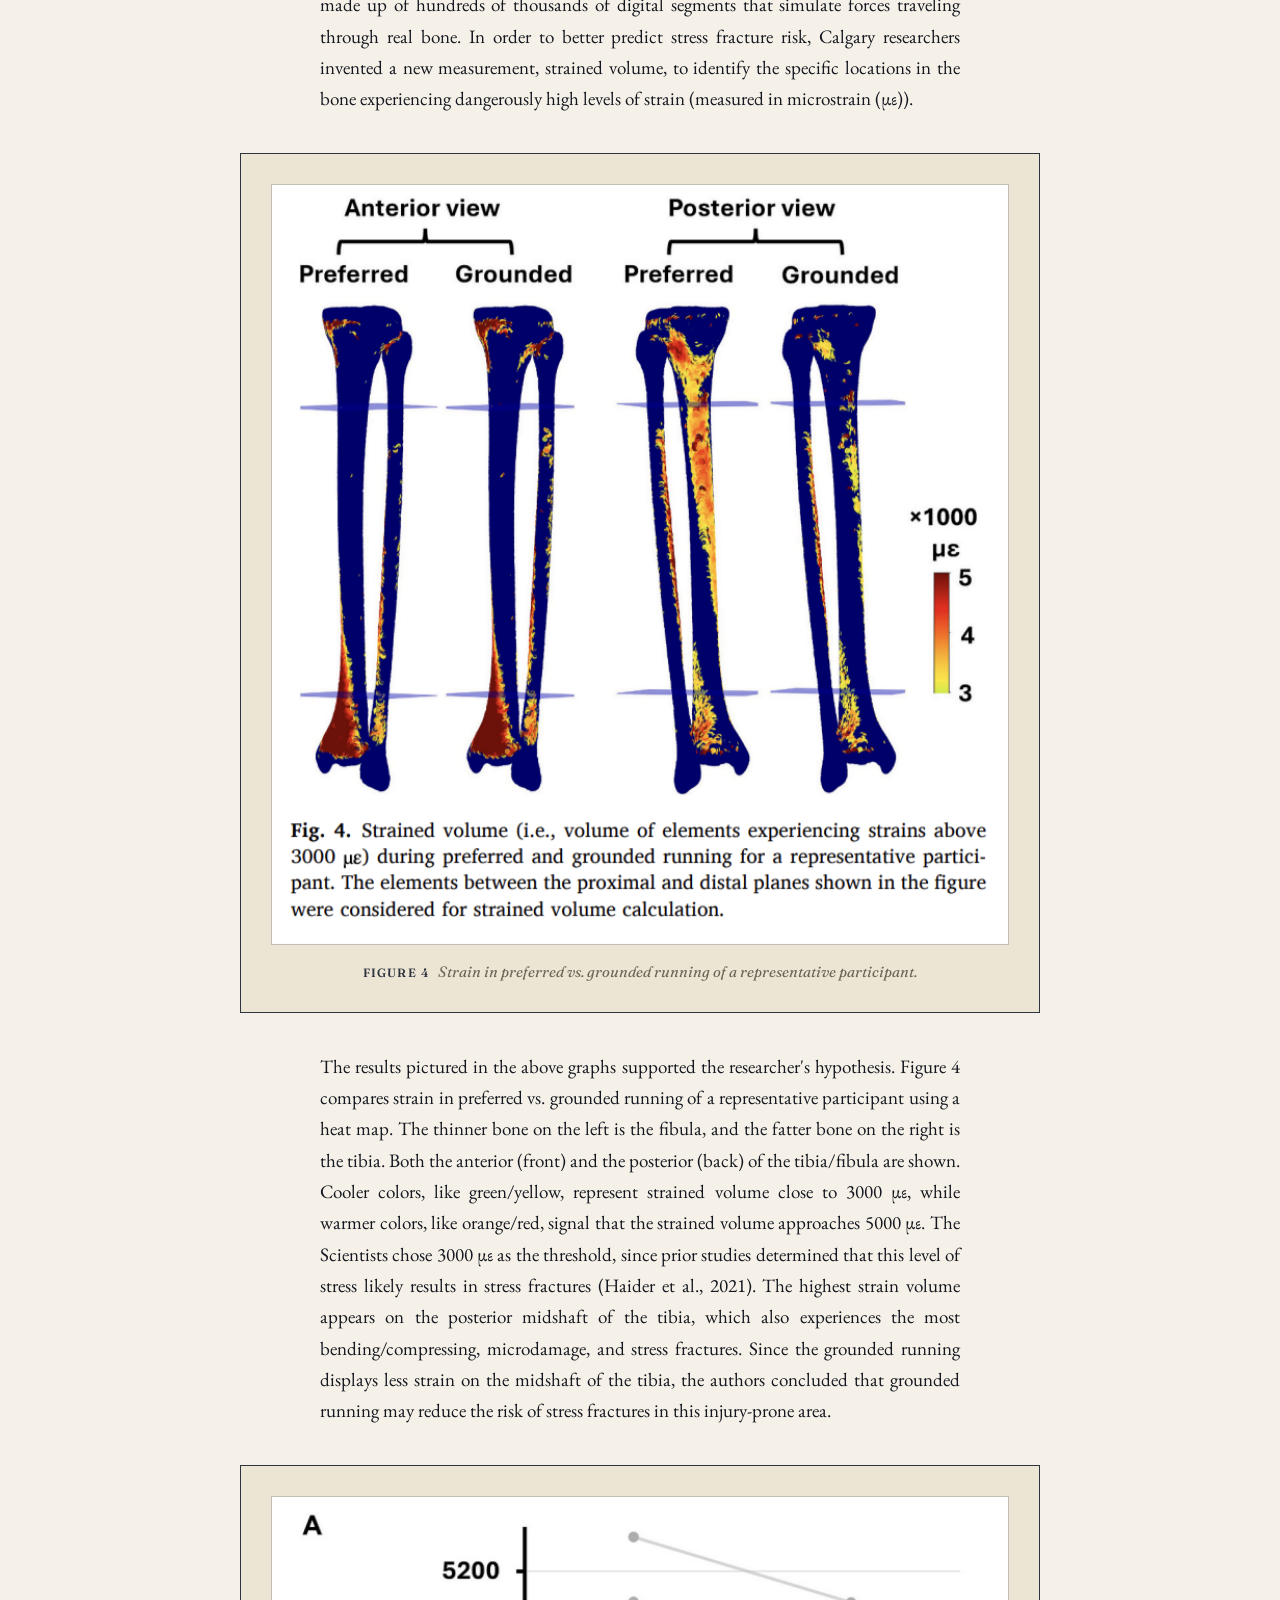
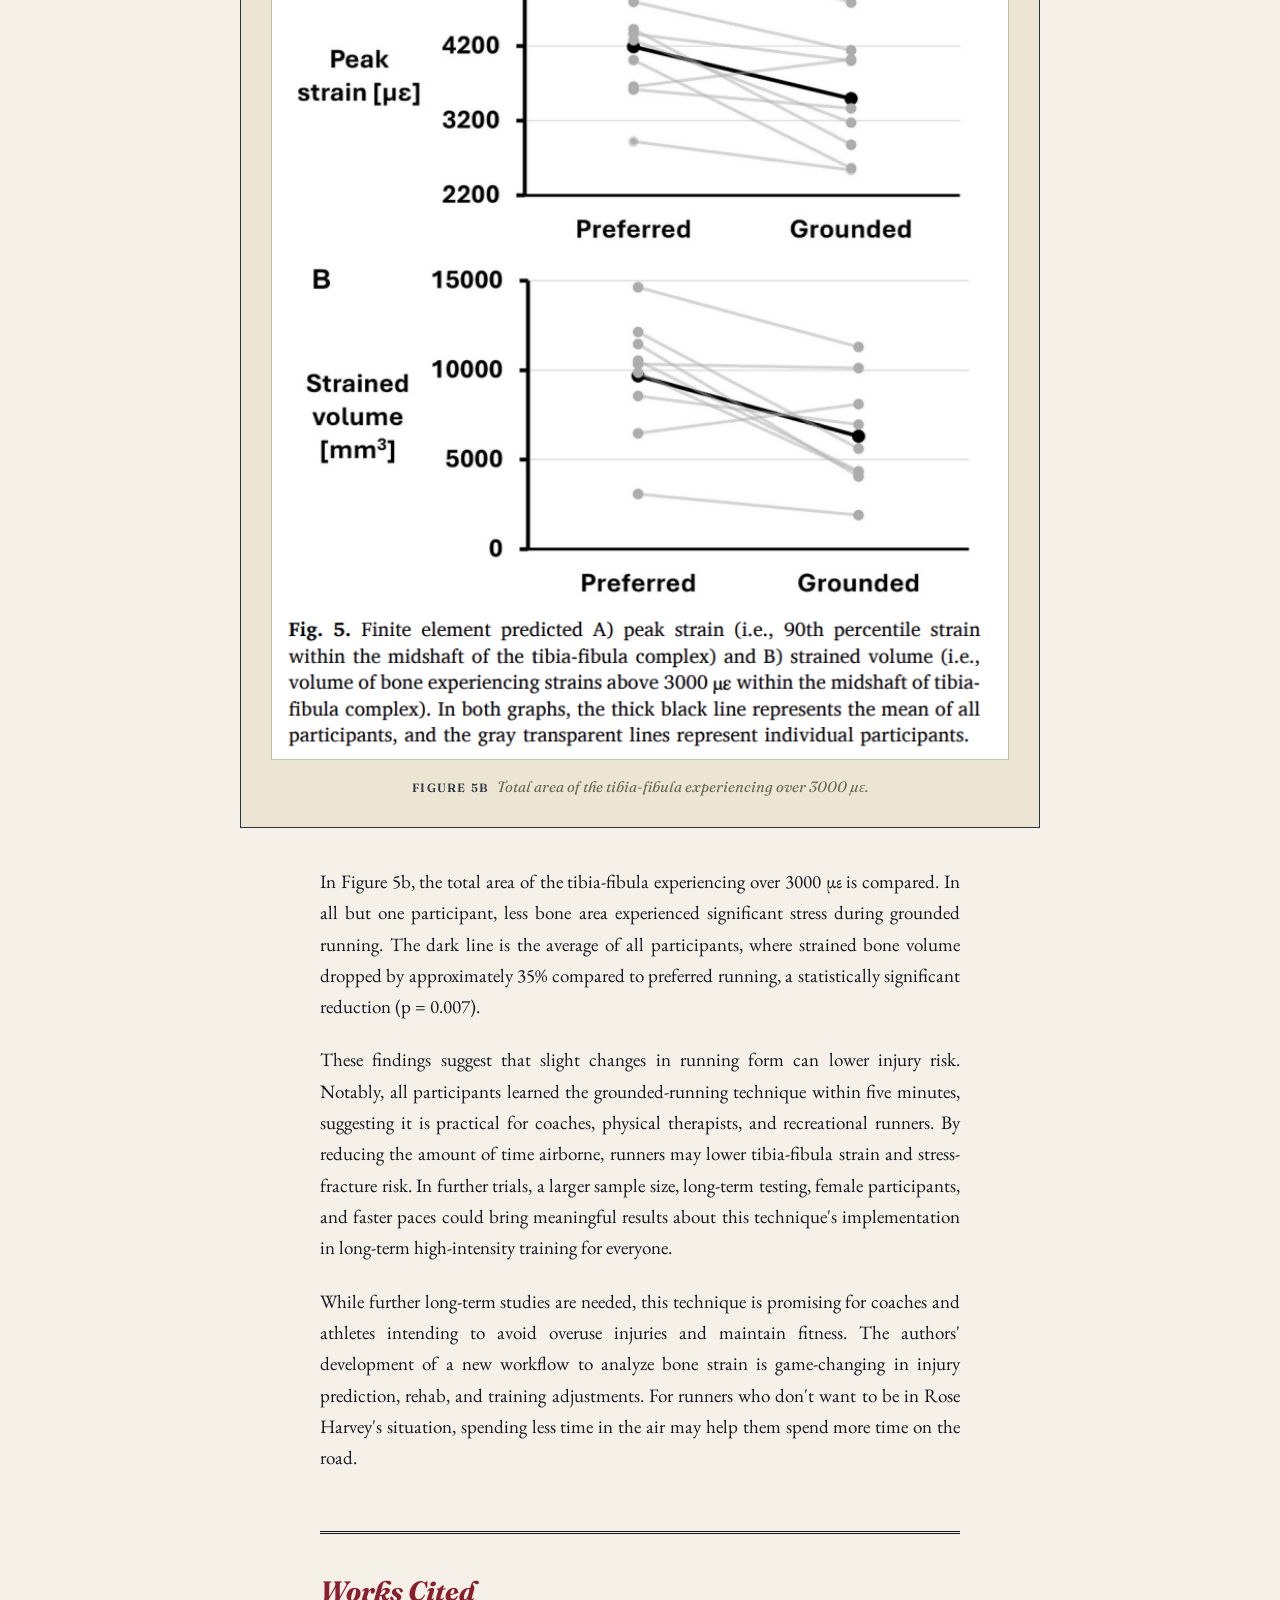
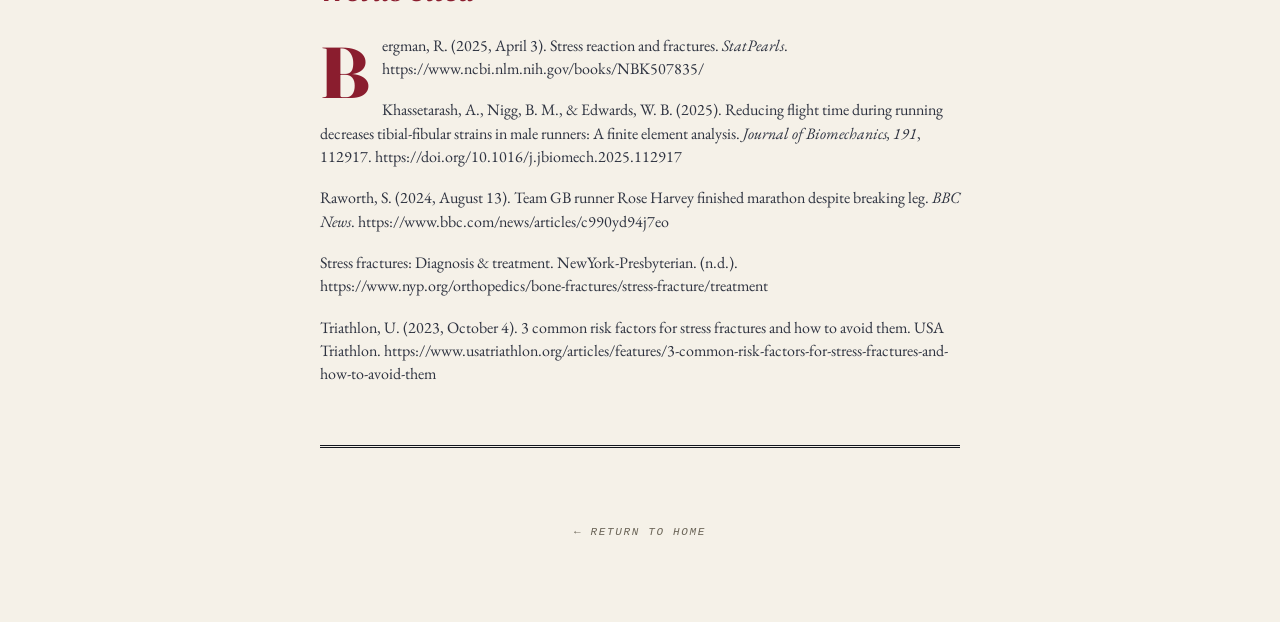
<file: less-flight-less-injury.html>
<!DOCTYPE html>
<html lang="en">
<head>
<meta charset="UTF-8" />
<meta name="viewport" content="width=device-width, initial-scale=1.0" />
<title>Less Flight, Less Injury: New Study Finds Grounded Running May Reduce Injury Risk for Recreational Runners - The Zygote</title>
<meta name="description" content="A Science Research and Informatics press release on grounded running and recreational runner injury risk." />
<meta name="robots" content="index, follow" />
<link rel="canonical" href="https://bugfixer27.github.io/Riv-Website/less-flight-less-injury.html" />
<meta property="og:type" content="article" />
<meta property="og:title" content="Less Flight, Less Injury: New Study Finds Grounded Running May Reduce Injury Risk for Recreational Runners" />
<meta property="og:description" content="How reducing flight time during running may lower tibia-fibula strain and stress-fracture risk." />
<meta property="og:url" content="https://bugfixer27.github.io/Riv-Website/less-flight-less-injury.html" />
<meta property="og:image" content="https://bugfixer27.github.io/Riv-Website/assets/images/grounded-running-strain-map.png" />
<meta name="twitter:card" content="summary_large_image" />
<link rel="preconnect" href="https://fonts.googleapis.com">
<link rel="preconnect" href="https://fonts.gstatic.com" crossorigin>
<link rel="preload" as="style" href="https://fonts.googleapis.com/css2?family=Fraunces:ital,opsz,wght@0,9..144,400;0,9..144,600;0,9..144,700;0,9..144,800;1,9..144,400;1,9..144,600;1,9..144,700&family=EB+Garamond:ital,wght@0,400;0,500;0,600;1,400;1,500&display=swap" onload="this.onload=null;this.rel='stylesheet'">
<noscript><link href="https://fonts.googleapis.com/css2?family=Fraunces:ital,opsz,wght@0,9..144,400;0,9..144,600;0,9..144,700;0,9..144,800;1,9..144,400;1,9..144,600;1,9..144,700&family=EB+Garamond:ital,wght@0,400;0,500;0,600;1,400;1,500&display=swap" rel="stylesheet"></noscript>
<link rel="stylesheet" href="styles.css">
<script type="application/ld+json">
{
  "@context": "https://schema.org",
  "@type": "Article",
  "headline": "Less Flight, Less Injury: New Study Finds Grounded Running May Reduce Injury Risk for Recreational Runners",
  "description": "A Science Research and Informatics press release about grounded running and injury risk.",
  "author": {
    "@type": "Person",
    "name": "Lucas"
  },
  "publisher": {
    "@type": "Organization",
    "name": "The Zygote"
  },
  "image": "https://bugfixer27.github.io/Riv-Website/assets/images/grounded-running-strain-map.png",
  "datePublished": "2026-05-13"
}
</script>
</head>
<body>
<div class="paper-texture"></div>
<div class="ambient-field" aria-hidden="true"></div>

<main class="article-page">
  <a href="index.html" class="article-back">← Return to Home</a>

  <header class="article-header">
    <div class="article-kicker">Press Release · Sports Medicine</div>
    <h1 class="article-title">Less Flight, Less Injury: New Study Finds Grounded Running May Reduce Injury Risk for Recreational Runners</h1>
    <div class="article-byline">
      <span>By <a href="index.html#bio-lucas"><strong>Lucas</strong></a></span>
      <span class="byline-dot">·</span>
      <span>Class of 2028</span>
      <span class="byline-dot">·</span>
      <span>Spring 2026</span>
    </div>
  </header>

  <article class="article-body">
    <p>Battling through excruciating pain, Olympian Rose Harvey completed the Paris 2024 marathon with a broken leg caused by a stress fracture. Harvey remarked, "[it was] agony, and it just got worse and worse" (Raworth, 2024). She completed the race, finishing 78th place in 2:51, astonishing for an athlete with a severe injury. According to Dr. Rachel Bregman, M.D., 1:5 sports medicine clinic visits are due to stress fractures (Bergman, 2025), and the USA Triathlon Foundation finds that 1:20 middle and high school runners experience stress fractures annually (USA Triathlon, 2023). Fortunately, for us casual runners who can't finish a marathon with a broken bone, a new research study has discovered a novel running technique that minimizes stress fracture injury risk.</p>

    <p>Stress fractures are tiny cracks (NYP, n.d.) in bones caused by repeated impact (like running). Bone strain refers to how much the bone bends under repeated force. Greater bending over time increases the risk of cracks developing into stress fractures.</p>

    <p>The University of Calgary Human Performance Laboratory hypothesized that reducing the flight phase, the amount of time both feet are in the air, would reduce tibia/fibula stress fracture risk. Two running techniques were employed: (1) preferred running, participants run as they would normally, and (2) grounded running, participants minimize the flight phase.</p>

    <p>Participants visited the Calgary lab three times over three weeks. First, they learned the grounded-running technique in a short five-minute familiarization session on the motion sensor-equipped treadmills. Participants were given minimal instruction, but could monitor how much upward force was exerted on a runner's foot when striking the treadmill. Participants were mandated to keep this force low, helping them eliminate the flight phase by always having one foot on the ground. The second visit, participants ran for five minutes each using both normal and grounded running in randomized order at a fixed slow pace of 12 minutes per mile, while force and motion data were collected. At the third visit, CT scans were used to build 3D bone models. Rather than developing entirely new software, researchers applied multiple different existing imaging and modeling programs to convert CT scans into highly detailed and complex 3D models, made up of hundreds of thousands of digital segments that simulate forces traveling through real bone. In order to better predict stress fracture risk, Calgary researchers invented a new measurement, strained volume, to identify the specific locations in the bone experiencing dangerously high levels of strain (measured in microstrain (µε)).</p>

    <figure class="article-figure wide">
      <img src="assets/images/grounded-running-strain-map.png" alt="Heat map comparing tibia and fibula strain in preferred versus grounded running." width="708" height="730" loading="eager">
      <figcaption><strong>Figure 4</strong> Strain in preferred vs. grounded running of a representative participant.</figcaption>
    </figure>

    <p>The results pictured in the above graphs supported the researcher's hypothesis. Figure 4 compares strain in preferred vs. grounded running of a representative participant using a heat map. The thinner bone on the left is the fibula, and the fatter bone on the right is the tibia. Both the anterior (front) and the posterior (back) of the tibia/fibula are shown. Cooler colors, like green/yellow, represent strained volume close to 3000 µε, while warmer colors, like orange/red, signal that the strained volume approaches 5000 µε. The Scientists chose 3000 µε as the threshold, since prior studies determined that this level of stress likely results in stress fractures (Haider et al., 2021). The highest strain volume appears on the posterior midshaft of the tibia, which also experiences the most bending/compressing, microdamage, and stress fractures. Since the grounded running displays less strain on the midshaft of the tibia, the authors concluded that grounded running may reduce the risk of stress fractures in this injury-prone area.</p>

    <figure class="article-figure wide">
      <img src="assets/images/grounded-running-strained-volume.png" alt="A chart comparing total tibia-fibula area over 3000 microstrain for preferred and grounded running." width="712" height="834" loading="lazy">
      <figcaption><strong>Figure 5b</strong> Total area of the tibia-fibula experiencing over 3000 µε.</figcaption>
    </figure>

    <p>In Figure 5b, the total area of the tibia-fibula experiencing over 3000 µε is compared. In all but one participant, less bone area experienced significant stress during grounded running. The dark line is the average of all participants, where strained bone volume dropped by approximately 35% compared to preferred running, a statistically significant reduction (p = 0.007).</p>

    <p>These findings suggest that slight changes in running form can lower injury risk. Notably, all participants learned the grounded-running technique within five minutes, suggesting it is practical for coaches, physical therapists, and recreational runners. By reducing the amount of time airborne, runners may lower tibia-fibula strain and stress-fracture risk. In further trials, a larger sample size, long-term testing, female participants, and faster paces could bring meaningful results about this technique's implementation in long-term high-intensity training for everyone.</p>

    <p>While further long-term studies are needed, this technique is promising for coaches and athletes intending to avoid overuse injuries and maintain fitness. The authors' development of a new workflow to analyze bone strain is game-changing in injury prediction, rehab, and training adjustments. For runners who don't want to be in Rose Harvey's situation, spending less time in the air may help them spend more time on the road.</p>

    <section class="works-cited" aria-labelledby="works-cited-heading">
      <h2 id="works-cited-heading">Works Cited</h2>
      <p>Bergman, R. (2025, April 3). Stress reaction and fractures. <em>StatPearls</em>. https://www.ncbi.nlm.nih.gov/books/NBK507835/</p>
      <p>Khassetarash, A., Nigg, B. M., &amp; Edwards, W. B. (2025). Reducing flight time during running decreases tibial-fibular strains in male runners: A finite element analysis. <em>Journal of Biomechanics, 191</em>, 112917. https://doi.org/10.1016/j.jbiomech.2025.112917</p>
      <p>Raworth, S. (2024, August 13). Team GB runner Rose Harvey finished marathon despite breaking leg. <em>BBC News</em>. https://www.bbc.com/news/articles/c990yd94j7eo</p>
      <p>Stress fractures: Diagnosis &amp; treatment. NewYork-Presbyterian. (n.d.). https://www.nyp.org/orthopedics/bone-fractures/stress-fracture/treatment</p>
      <p>Triathlon, U. (2023, October 4). 3 common risk factors for stress fractures and how to avoid them. USA Triathlon. https://www.usatriathlon.org/articles/features/3-common-risk-factors-for-stress-fractures-and-how-to-avoid-them</p>
    </section>
  </article>

  <footer class="article-footer">
    <a href="index.html" class="article-back article-home-bottom">← Return to Home</a>
  </footer>
</main>
<script src="interactions.js" defer></script>
</body>
</html>
</file>
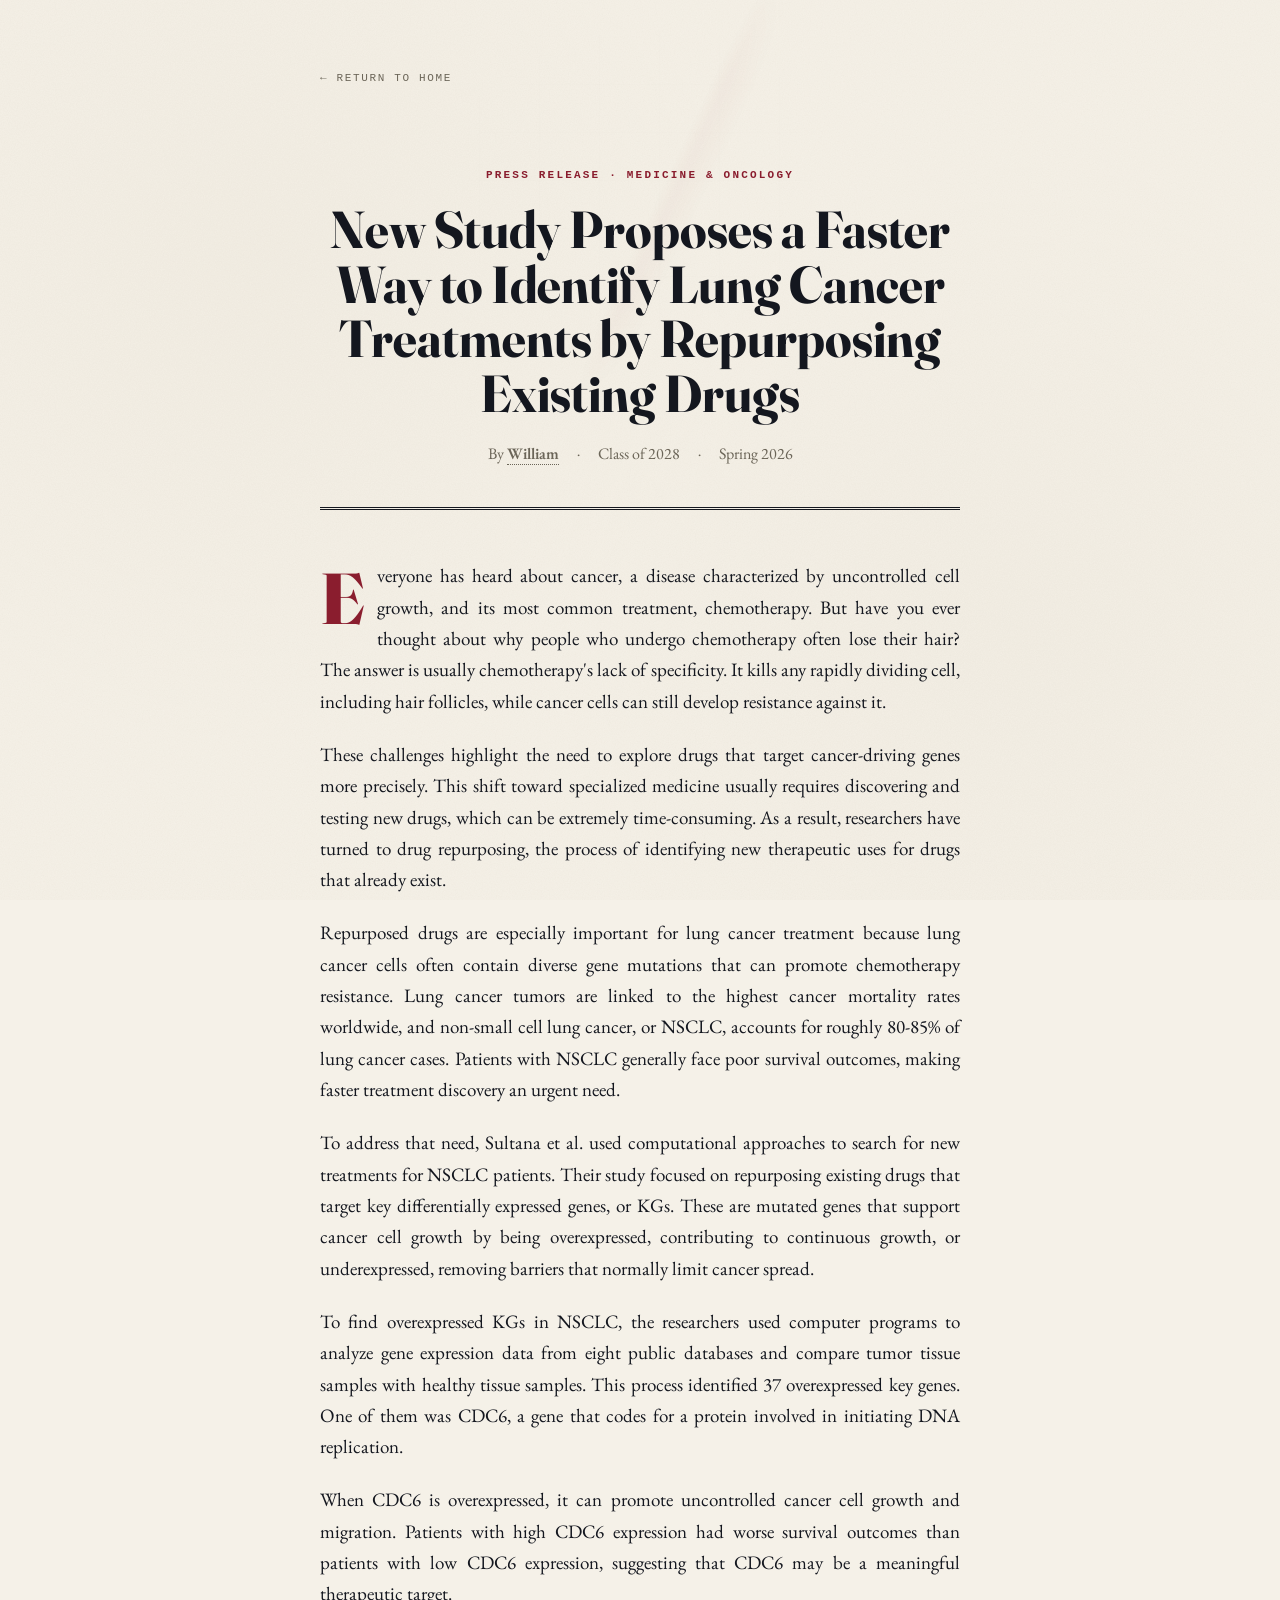
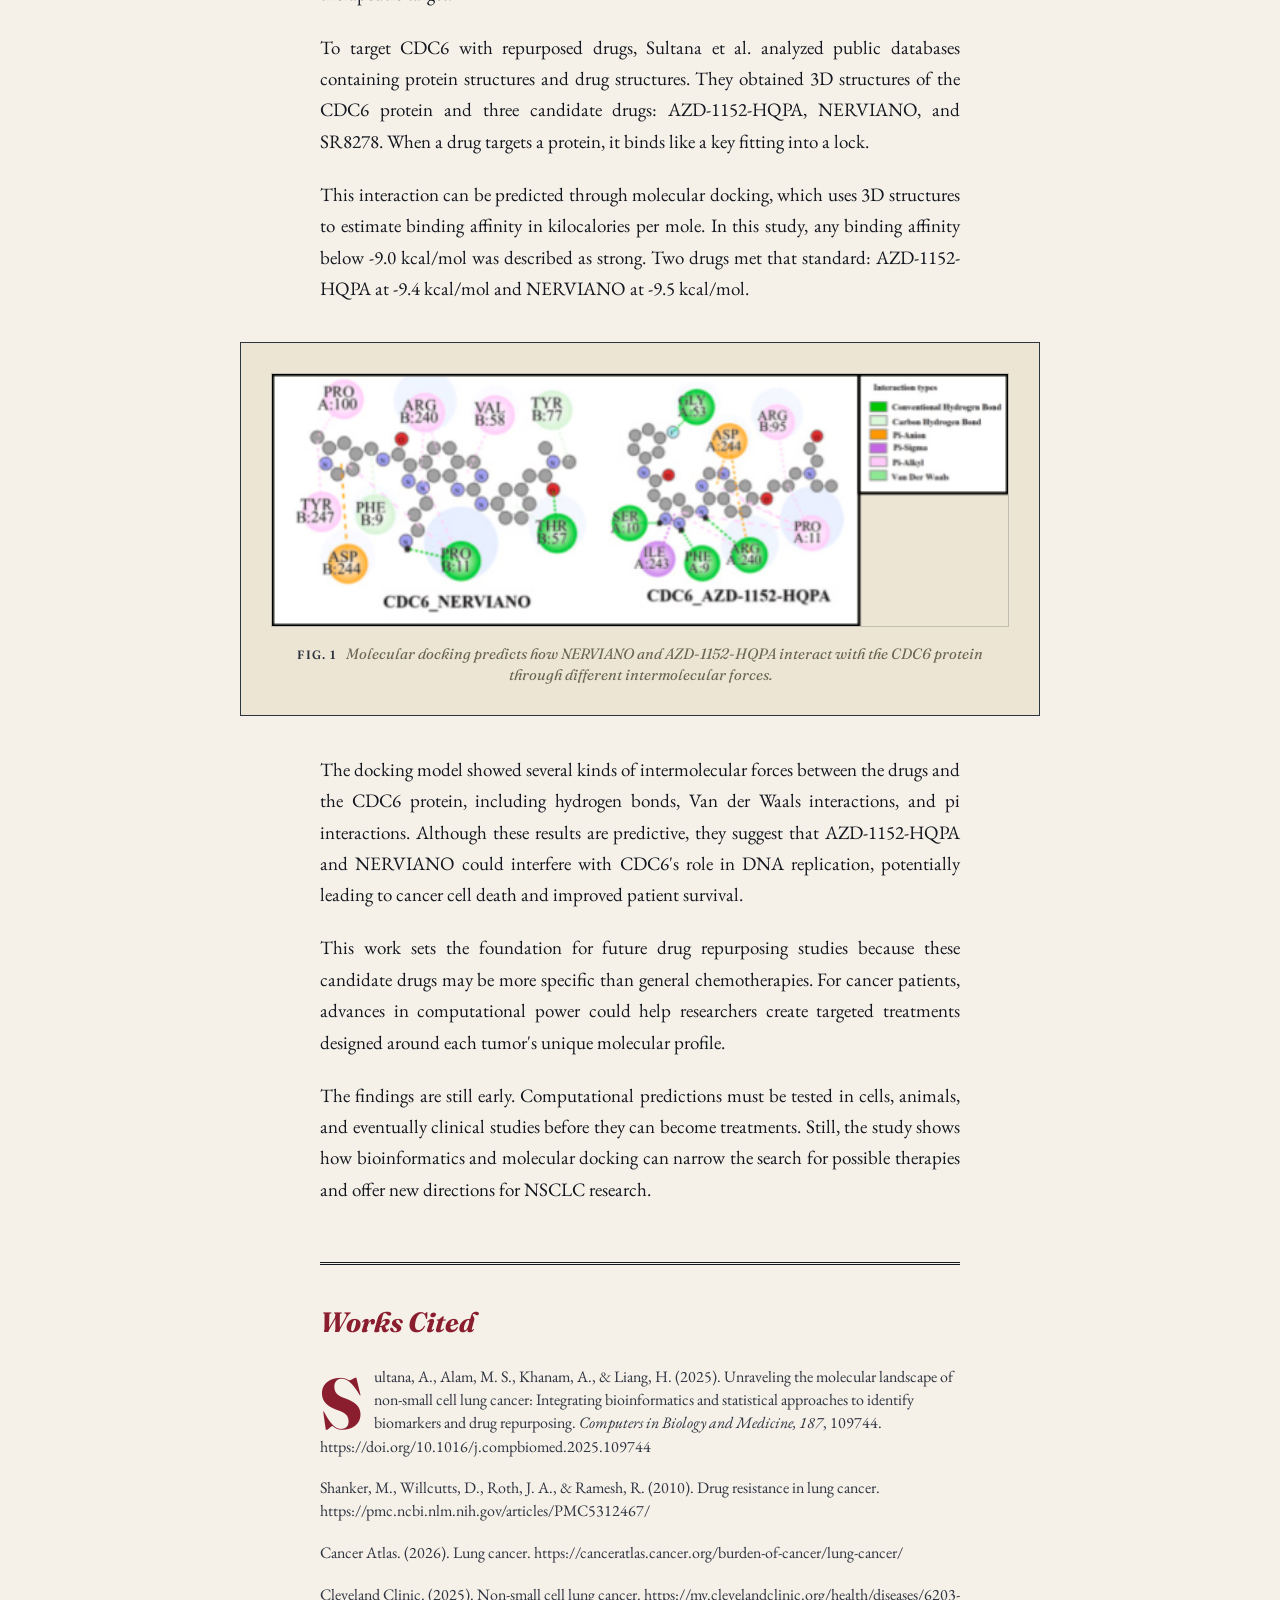
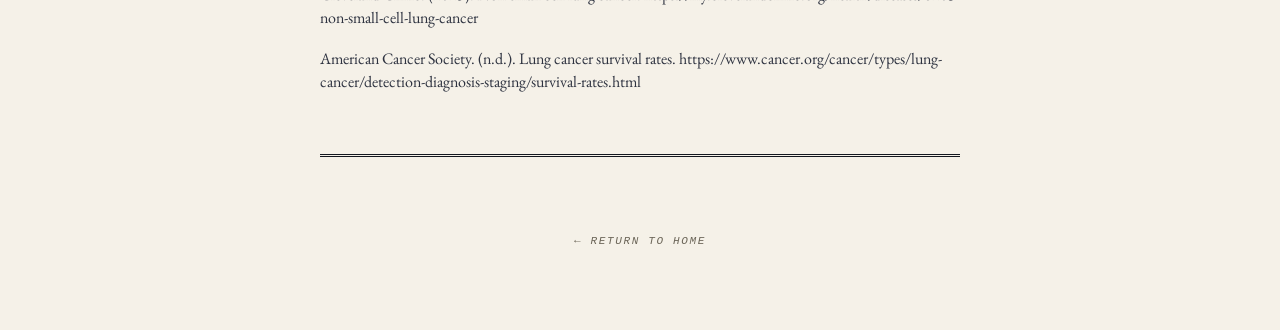
<file: lung-cancer-drug-repurposing.html>
<!DOCTYPE html>
<html lang="en">
<head>
<meta charset="UTF-8" />
<meta name="viewport" content="width=device-width, initial-scale=1.0" />
<title>New Study Proposes a Faster Way to Identify Lung Cancer Treatments by Repurposing Existing Drugs - The Zygote</title>
<meta name="description" content="A Science Research and Informatics press release on using computational drug repurposing to identify possible non-small cell lung cancer treatments." />
<meta name="robots" content="index, follow" />
<link rel="canonical" href="https://bugfixer27.github.io/Riv-Website/lung-cancer-drug-repurposing.html" />
<meta property="og:type" content="article" />
<meta property="og:title" content="New Study Proposes a Faster Way to Identify Lung Cancer Treatments by Repurposing Existing Drugs" />
<meta property="og:description" content="How computational biology may speed the search for targeted treatments for non-small cell lung cancer." />
<meta property="og:url" content="https://bugfixer27.github.io/Riv-Website/lung-cancer-drug-repurposing.html" />
<meta property="og:image" content="https://bugfixer27.github.io/Riv-Website/assets/images/lung-cancer-drug-docking.png" />
<meta name="twitter:card" content="summary_large_image" />
<link rel="preconnect" href="https://fonts.googleapis.com">
<link rel="preconnect" href="https://fonts.gstatic.com" crossorigin>
<link rel="preload" as="style" href="https://fonts.googleapis.com/css2?family=Fraunces:ital,opsz,wght@0,9..144,400;0,9..144,600;0,9..144,700;0,9..144,800;1,9..144,400;1,9..144,600;1,9..144,700&family=EB+Garamond:ital,wght@0,400;0,500;0,600;1,400;1,500&display=swap" onload="this.onload=null;this.rel='stylesheet'">
<noscript><link href="https://fonts.googleapis.com/css2?family=Fraunces:ital,opsz,wght@0,9..144,400;0,9..144,600;0,9..144,700;0,9..144,800;1,9..144,400;1,9..144,600;1,9..144,700&family=EB+Garamond:ital,wght@0,400;0,500;0,600;1,400;1,500&display=swap" rel="stylesheet"></noscript>
<link rel="stylesheet" href="styles.css">
<script type="application/ld+json">
{
  "@context": "https://schema.org",
  "@type": "Article",
  "headline": "New Study Proposes a Faster Way to Identify Lung Cancer Treatments by Repurposing Existing Drugs",
  "description": "A student science press release about computational drug repurposing for non-small cell lung cancer.",
  "author": {
    "@type": "Person",
    "name": "William"
  },
  "publisher": {
    "@type": "Organization",
    "name": "The Zygote"
  },
  "image": "https://bugfixer27.github.io/Riv-Website/assets/images/lung-cancer-drug-docking.png",
  "datePublished": "2026-05-12"
}
</script>
</head>
<body>
<div class="paper-texture"></div>
<div class="ambient-field" aria-hidden="true"></div>

<main class="article-page">
  <a href="index.html" class="article-back">← Return to Home</a>

  <header class="article-header">
    <div class="article-kicker">Press Release · Medicine &amp; Oncology</div>
    <h1 class="article-title">New Study Proposes a Faster Way to Identify Lung Cancer Treatments by Repurposing Existing Drugs</h1>
    <div class="article-byline">
      <span>By <a href="index.html#bio-william"><strong>William</strong></a></span>
      <span class="byline-dot">·</span>
      <span>Class of 2028</span>
      <span class="byline-dot">·</span>
      <span>Spring 2026</span>
    </div>
  </header>

  <article class="article-body">
    <p>Everyone has heard about cancer, a disease characterized by uncontrolled cell growth, and its most common treatment, chemotherapy. But have you ever thought about why people who undergo chemotherapy often lose their hair? The answer is usually chemotherapy's lack of specificity. It kills any rapidly dividing cell, including hair follicles, while cancer cells can still develop resistance against it.</p>

    <p>These challenges highlight the need to explore drugs that target cancer-driving genes more precisely. This shift toward specialized medicine usually requires discovering and testing new drugs, which can be extremely time-consuming. As a result, researchers have turned to drug repurposing, the process of identifying new therapeutic uses for drugs that already exist.</p>

    <p>Repurposed drugs are especially important for lung cancer treatment because lung cancer cells often contain diverse gene mutations that can promote chemotherapy resistance. Lung cancer tumors are linked to the highest cancer mortality rates worldwide, and non-small cell lung cancer, or NSCLC, accounts for roughly 80-85% of lung cancer cases. Patients with NSCLC generally face poor survival outcomes, making faster treatment discovery an urgent need.</p>

    <p>To address that need, Sultana et al. used computational approaches to search for new treatments for NSCLC patients. Their study focused on repurposing existing drugs that target key differentially expressed genes, or KGs. These are mutated genes that support cancer cell growth by being overexpressed, contributing to continuous growth, or underexpressed, removing barriers that normally limit cancer spread.</p>

    <p>To find overexpressed KGs in NSCLC, the researchers used computer programs to analyze gene expression data from eight public databases and compare tumor tissue samples with healthy tissue samples. This process identified 37 overexpressed key genes. One of them was CDC6, a gene that codes for a protein involved in initiating DNA replication.</p>

    <p>When CDC6 is overexpressed, it can promote uncontrolled cancer cell growth and migration. Patients with high CDC6 expression had worse survival outcomes than patients with low CDC6 expression, suggesting that CDC6 may be a meaningful therapeutic target.</p>

    <p>To target CDC6 with repurposed drugs, Sultana et al. analyzed public databases containing protein structures and drug structures. They obtained 3D structures of the CDC6 protein and three candidate drugs: AZD-1152-HQPA, NERVIANO, and SR8278. When a drug targets a protein, it binds like a key fitting into a lock.</p>

    <p>This interaction can be predicted through molecular docking, which uses 3D structures to estimate binding affinity in kilocalories per mole. In this study, any binding affinity below -9.0 kcal/mol was described as strong. Two drugs met that standard: AZD-1152-HQPA at -9.4 kcal/mol and NERVIANO at -9.5 kcal/mol.</p>

    <figure class="article-figure wide">
      <img src="assets/images/lung-cancer-drug-docking.png" alt="Two molecular docking diagrams showing NERVIANO and AZD-1152-HQPA binding to CDC6." width="541" height="185" loading="eager">
      <figcaption><strong>Fig. 1</strong> Molecular docking predicts how NERVIANO and AZD-1152-HQPA interact with the CDC6 protein through different intermolecular forces.</figcaption>
    </figure>

    <p>The docking model showed several kinds of intermolecular forces between the drugs and the CDC6 protein, including hydrogen bonds, Van der Waals interactions, and pi interactions. Although these results are predictive, they suggest that AZD-1152-HQPA and NERVIANO could interfere with CDC6's role in DNA replication, potentially leading to cancer cell death and improved patient survival.</p>

    <p>This work sets the foundation for future drug repurposing studies because these candidate drugs may be more specific than general chemotherapies. For cancer patients, advances in computational power could help researchers create targeted treatments designed around each tumor's unique molecular profile.</p>

    <p>The findings are still early. Computational predictions must be tested in cells, animals, and eventually clinical studies before they can become treatments. Still, the study shows how bioinformatics and molecular docking can narrow the search for possible therapies and offer new directions for NSCLC research.</p>

    <section class="works-cited" aria-labelledby="works-cited-heading">
      <h2 id="works-cited-heading">Works Cited</h2>
      <p>Sultana, A., Alam, M. S., Khanam, A., &amp; Liang, H. (2025). Unraveling the molecular landscape of non-small cell lung cancer: Integrating bioinformatics and statistical approaches to identify biomarkers and drug repurposing. <em>Computers in Biology and Medicine, 187</em>, 109744. https://doi.org/10.1016/j.compbiomed.2025.109744</p>
      <p>Shanker, M., Willcutts, D., Roth, J. A., &amp; Ramesh, R. (2010). Drug resistance in lung cancer. https://pmc.ncbi.nlm.nih.gov/articles/PMC5312467/</p>
      <p>Cancer Atlas. (2026). Lung cancer. https://canceratlas.cancer.org/burden-of-cancer/lung-cancer/</p>
      <p>Cleveland Clinic. (2025). Non-small cell lung cancer. https://my.clevelandclinic.org/health/diseases/6203-non-small-cell-lung-cancer</p>
      <p>American Cancer Society. (n.d.). Lung cancer survival rates. https://www.cancer.org/cancer/types/lung-cancer/detection-diagnosis-staging/survival-rates.html</p>
    </section>
  </article>

  <footer class="article-footer">
    <a href="index.html" class="article-back article-home-bottom">← Return to Home</a>
  </footer>
</main>
<script src="interactions.js" defer></script>
</body>
</html>
</file>
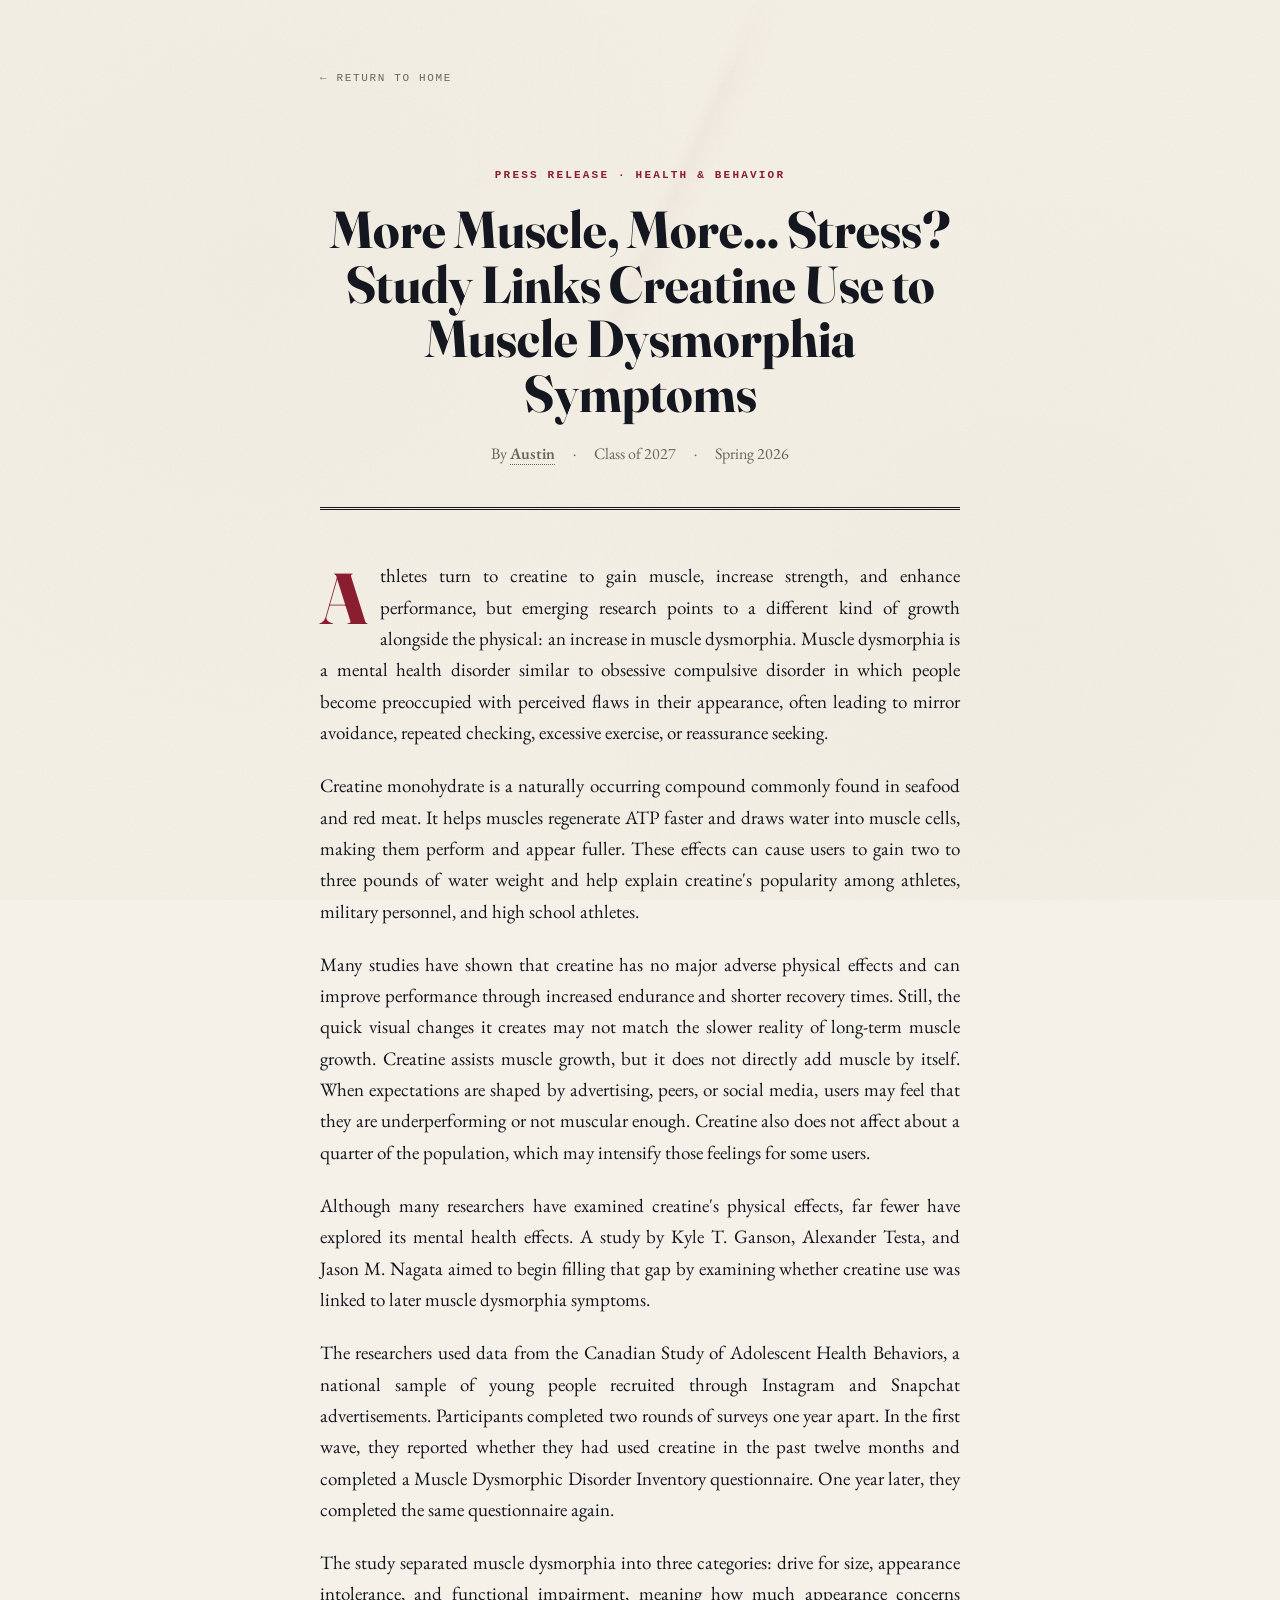
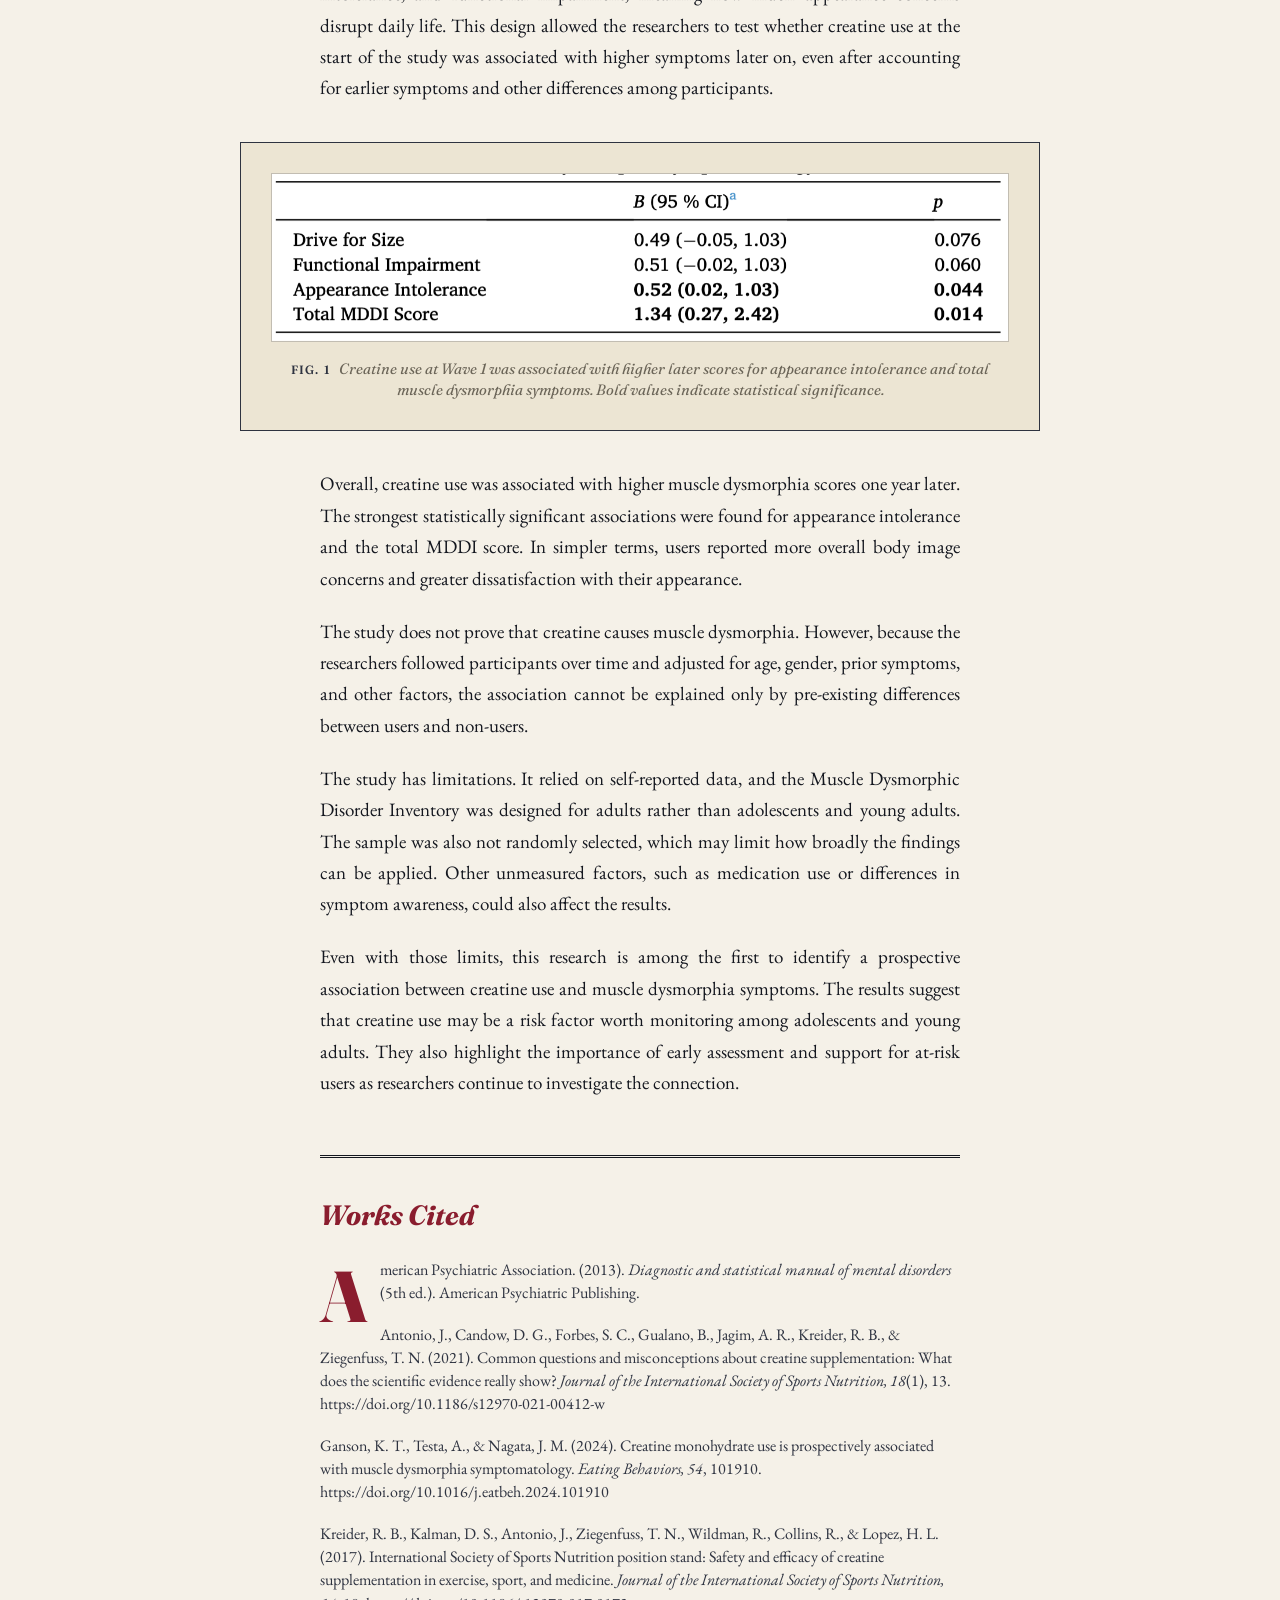
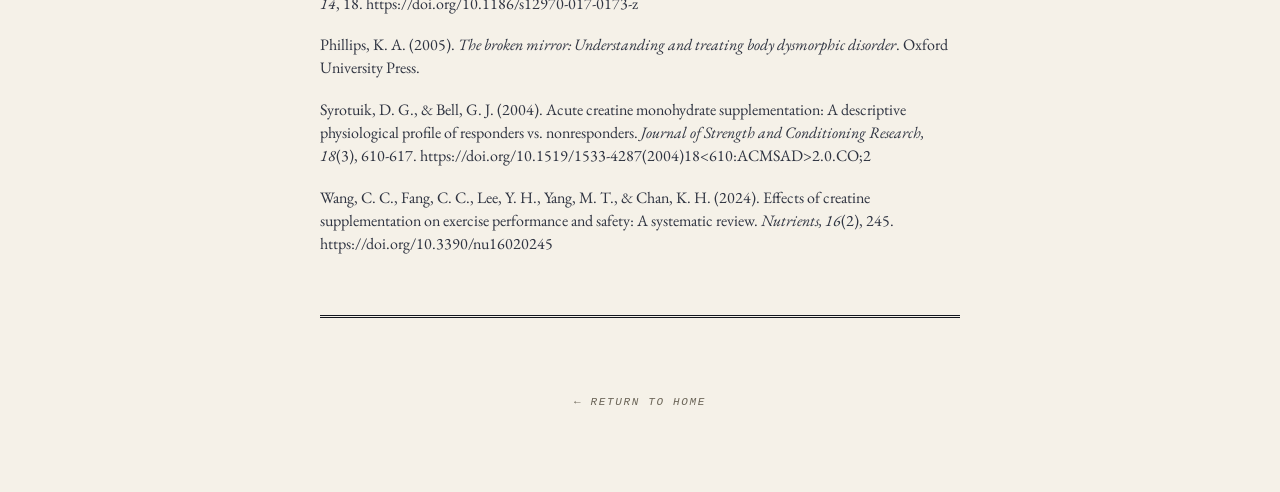
<file: more-muscle-more-stress.html>
<!DOCTYPE html>
<html lang="en">
<head>
<meta charset="UTF-8" />
<meta name="viewport" content="width=device-width, initial-scale=1.0" />
<title>More Muscle, More... Stress? - The Zygote</title>
<meta name="description" content="A Science Research and Informatics press release on research linking creatine use with later muscle dysmorphia symptoms." />
<meta name="robots" content="index, follow" />
<link rel="canonical" href="https://bugfixer27.github.io/Riv-Website/more-muscle-more-stress.html" />
<meta property="og:type" content="article" />
<meta property="og:title" content="More Muscle, More... Stress?" />
<meta property="og:description" content="Study links creatine use to muscle dysmorphia symptoms among adolescents and young adults." />
<meta property="og:url" content="https://bugfixer27.github.io/Riv-Website/more-muscle-more-stress.html" />
<meta property="og:image" content="https://bugfixer27.github.io/Riv-Website/assets/images/creatine-muscle-dysmorphia-table.png" />
<meta name="twitter:card" content="summary_large_image" />
<link rel="preconnect" href="https://fonts.googleapis.com">
<link rel="preconnect" href="https://fonts.gstatic.com" crossorigin>
<link rel="preload" as="style" href="https://fonts.googleapis.com/css2?family=Fraunces:ital,opsz,wght@0,9..144,400;0,9..144,600;0,9..144,700;0,9..144,800;1,9..144,400;1,9..144,600;1,9..144,700&family=EB+Garamond:ital,wght@0,400;0,500;0,600;1,400;1,500&display=swap" onload="this.onload=null;this.rel='stylesheet'">
<noscript><link href="https://fonts.googleapis.com/css2?family=Fraunces:ital,opsz,wght@0,9..144,400;0,9..144,600;0,9..144,700;0,9..144,800;1,9..144,400;1,9..144,600;1,9..144,700&family=EB+Garamond:ital,wght@0,400;0,500;0,600;1,400;1,500&display=swap" rel="stylesheet"></noscript>
<link rel="stylesheet" href="styles.css">
<script type="application/ld+json">
{
  "@context": "https://schema.org",
  "@type": "Article",
  "headline": "More Muscle, More... Stress? Study Links Creatine Use to Muscle Dysmorphia Symptoms",
  "description": "A student science press release about creatine use and muscle dysmorphia symptoms.",
  "author": {
    "@type": "Person",
    "name": "Austin"
  },
  "publisher": {
    "@type": "Organization",
    "name": "The Zygote"
  },
  "image": "https://bugfixer27.github.io/Riv-Website/assets/images/creatine-muscle-dysmorphia-table.png",
  "datePublished": "2026-05-12"
}
</script>
</head>
<body>
<div class="paper-texture"></div>
<div class="ambient-field" aria-hidden="true"></div>

<main class="article-page">
  <a href="index.html" class="article-back">← Return to Home</a>

  <header class="article-header">
    <div class="article-kicker">Press Release · Health &amp; Behavior</div>
    <h1 class="article-title">More Muscle, More... Stress? Study Links Creatine Use to Muscle Dysmorphia Symptoms</h1>
    <div class="article-byline">
      <span>By <a href="index.html#bio-austin"><strong>Austin</strong></a></span>
      <span class="byline-dot">·</span>
      <span>Class of 2027</span>
      <span class="byline-dot">·</span>
      <span>Spring 2026</span>
    </div>
  </header>

  <article class="article-body">
    <p>Athletes turn to creatine to gain muscle, increase strength, and enhance performance, but emerging research points to a different kind of growth alongside the physical: an increase in muscle dysmorphia. Muscle dysmorphia is a mental health disorder similar to obsessive compulsive disorder in which people become preoccupied with perceived flaws in their appearance, often leading to mirror avoidance, repeated checking, excessive exercise, or reassurance seeking.</p>

    <p>Creatine monohydrate is a naturally occurring compound commonly found in seafood and red meat. It helps muscles regenerate ATP faster and draws water into muscle cells, making them perform and appear fuller. These effects can cause users to gain two to three pounds of water weight and help explain creatine's popularity among athletes, military personnel, and high school athletes.</p>

    <p>Many studies have shown that creatine has no major adverse physical effects and can improve performance through increased endurance and shorter recovery times. Still, the quick visual changes it creates may not match the slower reality of long-term muscle growth. Creatine assists muscle growth, but it does not directly add muscle by itself. When expectations are shaped by advertising, peers, or social media, users may feel that they are underperforming or not muscular enough. Creatine also does not affect about a quarter of the population, which may intensify those feelings for some users.</p>

    <p>Although many researchers have examined creatine's physical effects, far fewer have explored its mental health effects. A study by Kyle T. Ganson, Alexander Testa, and Jason M. Nagata aimed to begin filling that gap by examining whether creatine use was linked to later muscle dysmorphia symptoms.</p>

    <p>The researchers used data from the Canadian Study of Adolescent Health Behaviors, a national sample of young people recruited through Instagram and Snapchat advertisements. Participants completed two rounds of surveys one year apart. In the first wave, they reported whether they had used creatine in the past twelve months and completed a Muscle Dysmorphic Disorder Inventory questionnaire. One year later, they completed the same questionnaire again.</p>

    <p>The study separated muscle dysmorphia into three categories: drive for size, appearance intolerance, and functional impairment, meaning how much appearance concerns disrupt daily life. This design allowed the researchers to test whether creatine use at the start of the study was associated with higher symptoms later on, even after accounting for earlier symptoms and other differences among participants.</p>

    <figure class="article-figure wide">
      <img src="assets/images/creatine-muscle-dysmorphia-table.png" alt="A table showing associations between creatine use and later muscle dysmorphia scores." width="1272" height="288" loading="eager">
      <figcaption><strong>Fig. 1</strong> Creatine use at Wave 1 was associated with higher later scores for appearance intolerance and total muscle dysmorphia symptoms. Bold values indicate statistical significance.</figcaption>
    </figure>

    <p>Overall, creatine use was associated with higher muscle dysmorphia scores one year later. The strongest statistically significant associations were found for appearance intolerance and the total MDDI score. In simpler terms, users reported more overall body image concerns and greater dissatisfaction with their appearance.</p>

    <p>The study does not prove that creatine causes muscle dysmorphia. However, because the researchers followed participants over time and adjusted for age, gender, prior symptoms, and other factors, the association cannot be explained only by pre-existing differences between users and non-users.</p>

    <p>The study has limitations. It relied on self-reported data, and the Muscle Dysmorphic Disorder Inventory was designed for adults rather than adolescents and young adults. The sample was also not randomly selected, which may limit how broadly the findings can be applied. Other unmeasured factors, such as medication use or differences in symptom awareness, could also affect the results.</p>

    <p>Even with those limits, this research is among the first to identify a prospective association between creatine use and muscle dysmorphia symptoms. The results suggest that creatine use may be a risk factor worth monitoring among adolescents and young adults. They also highlight the importance of early assessment and support for at-risk users as researchers continue to investigate the connection.</p>

    <section class="works-cited" aria-labelledby="works-cited-heading">
      <h2 id="works-cited-heading">Works Cited</h2>
      <p>American Psychiatric Association. (2013). <em>Diagnostic and statistical manual of mental disorders</em> (5th ed.). American Psychiatric Publishing.</p>
      <p>Antonio, J., Candow, D. G., Forbes, S. C., Gualano, B., Jagim, A. R., Kreider, R. B., &amp; Ziegenfuss, T. N. (2021). Common questions and misconceptions about creatine supplementation: What does the scientific evidence really show? <em>Journal of the International Society of Sports Nutrition, 18</em>(1), 13. https://doi.org/10.1186/s12970-021-00412-w</p>
      <p>Ganson, K. T., Testa, A., &amp; Nagata, J. M. (2024). Creatine monohydrate use is prospectively associated with muscle dysmorphia symptomatology. <em>Eating Behaviors, 54</em>, 101910. https://doi.org/10.1016/j.eatbeh.2024.101910</p>
      <p>Kreider, R. B., Kalman, D. S., Antonio, J., Ziegenfuss, T. N., Wildman, R., Collins, R., &amp; Lopez, H. L. (2017). International Society of Sports Nutrition position stand: Safety and efficacy of creatine supplementation in exercise, sport, and medicine. <em>Journal of the International Society of Sports Nutrition, 14</em>, 18. https://doi.org/10.1186/s12970-017-0173-z</p>
      <p>Phillips, K. A. (2005). <em>The broken mirror: Understanding and treating body dysmorphic disorder</em>. Oxford University Press.</p>
      <p>Syrotuik, D. G., &amp; Bell, G. J. (2004). Acute creatine monohydrate supplementation: A descriptive physiological profile of responders vs. nonresponders. <em>Journal of Strength and Conditioning Research, 18</em>(3), 610-617. https://doi.org/10.1519/1533-4287(2004)18&lt;610:ACMSAD&gt;2.0.CO;2</p>
      <p>Wang, C. C., Fang, C. C., Lee, Y. H., Yang, M. T., &amp; Chan, K. H. (2024). Effects of creatine supplementation on exercise performance and safety: A systematic review. <em>Nutrients, 16</em>(2), 245. https://doi.org/10.3390/nu16020245</p>
    </section>
  </article>

  <footer class="article-footer">
    <a href="index.html" class="article-back article-home-bottom">← Return to Home</a>
  </footer>
</main>
<script src="interactions.js" defer></script>
</body>
</html>
</file>
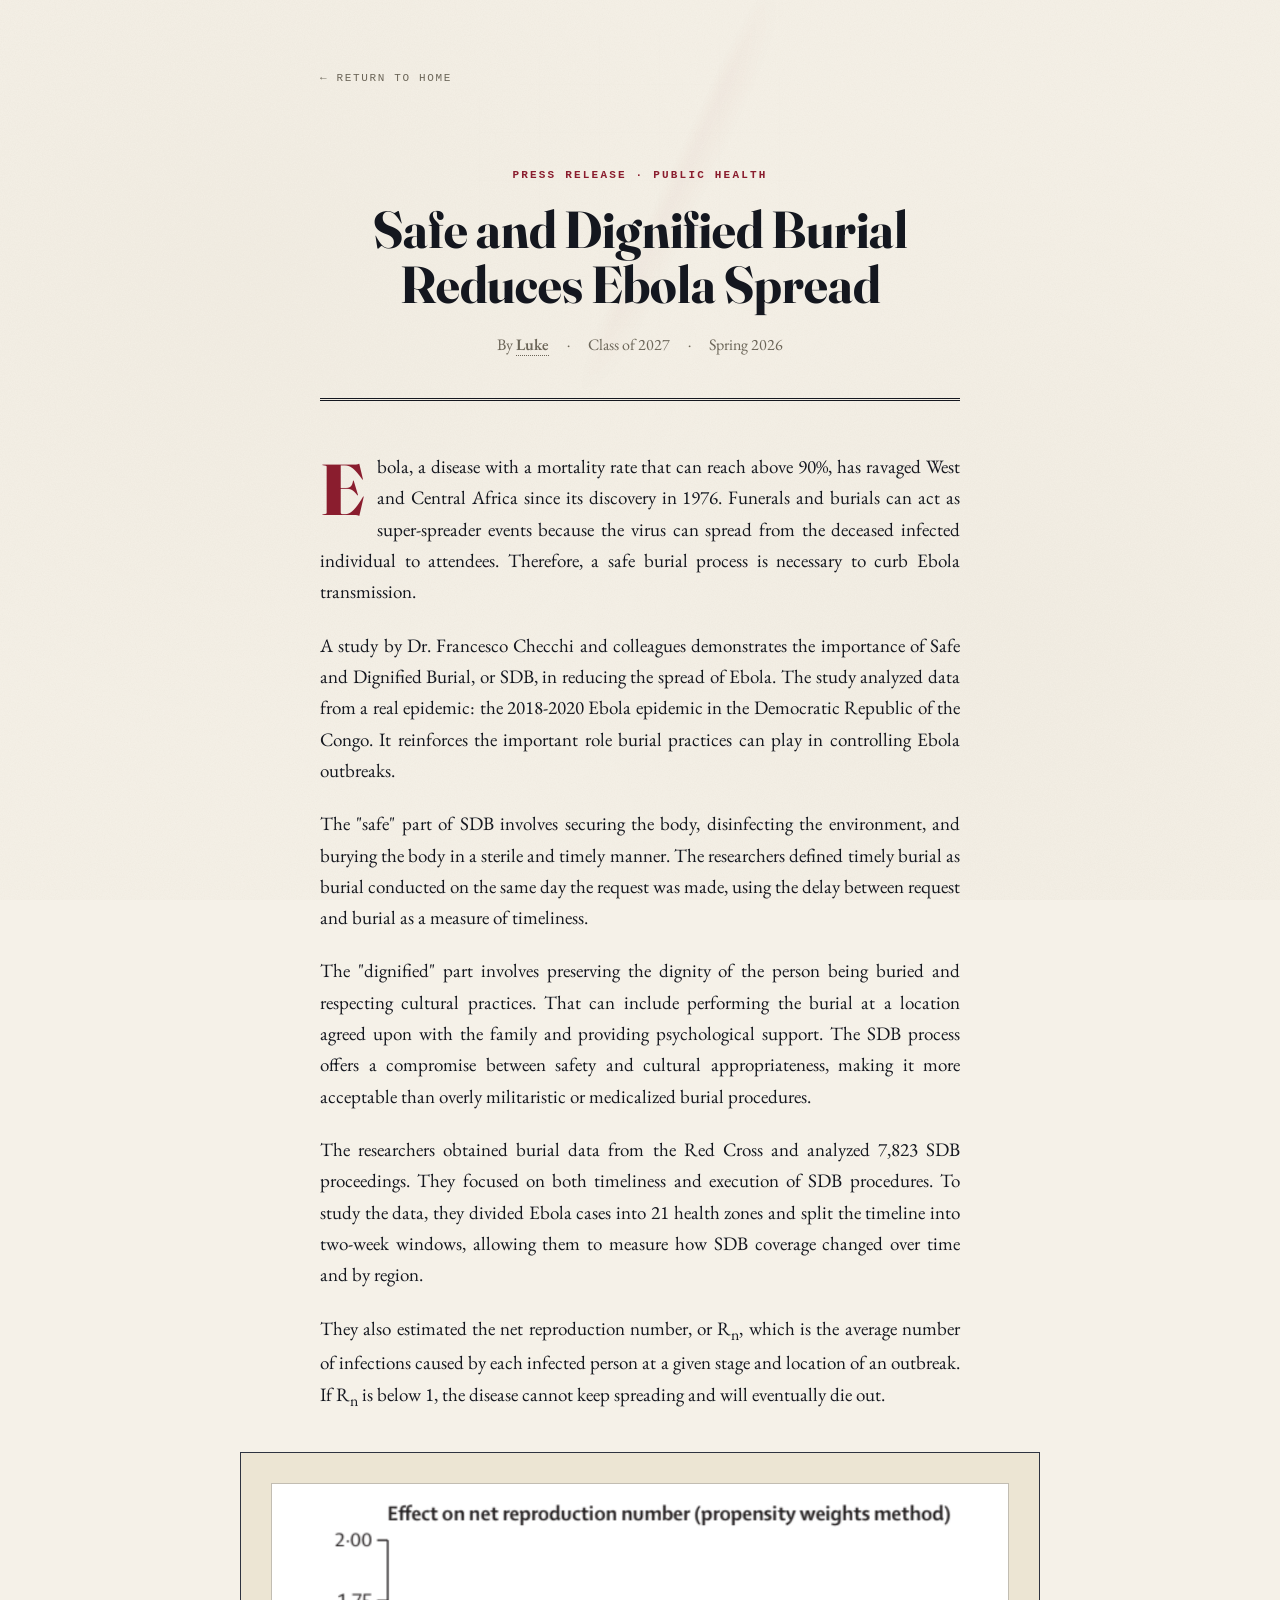
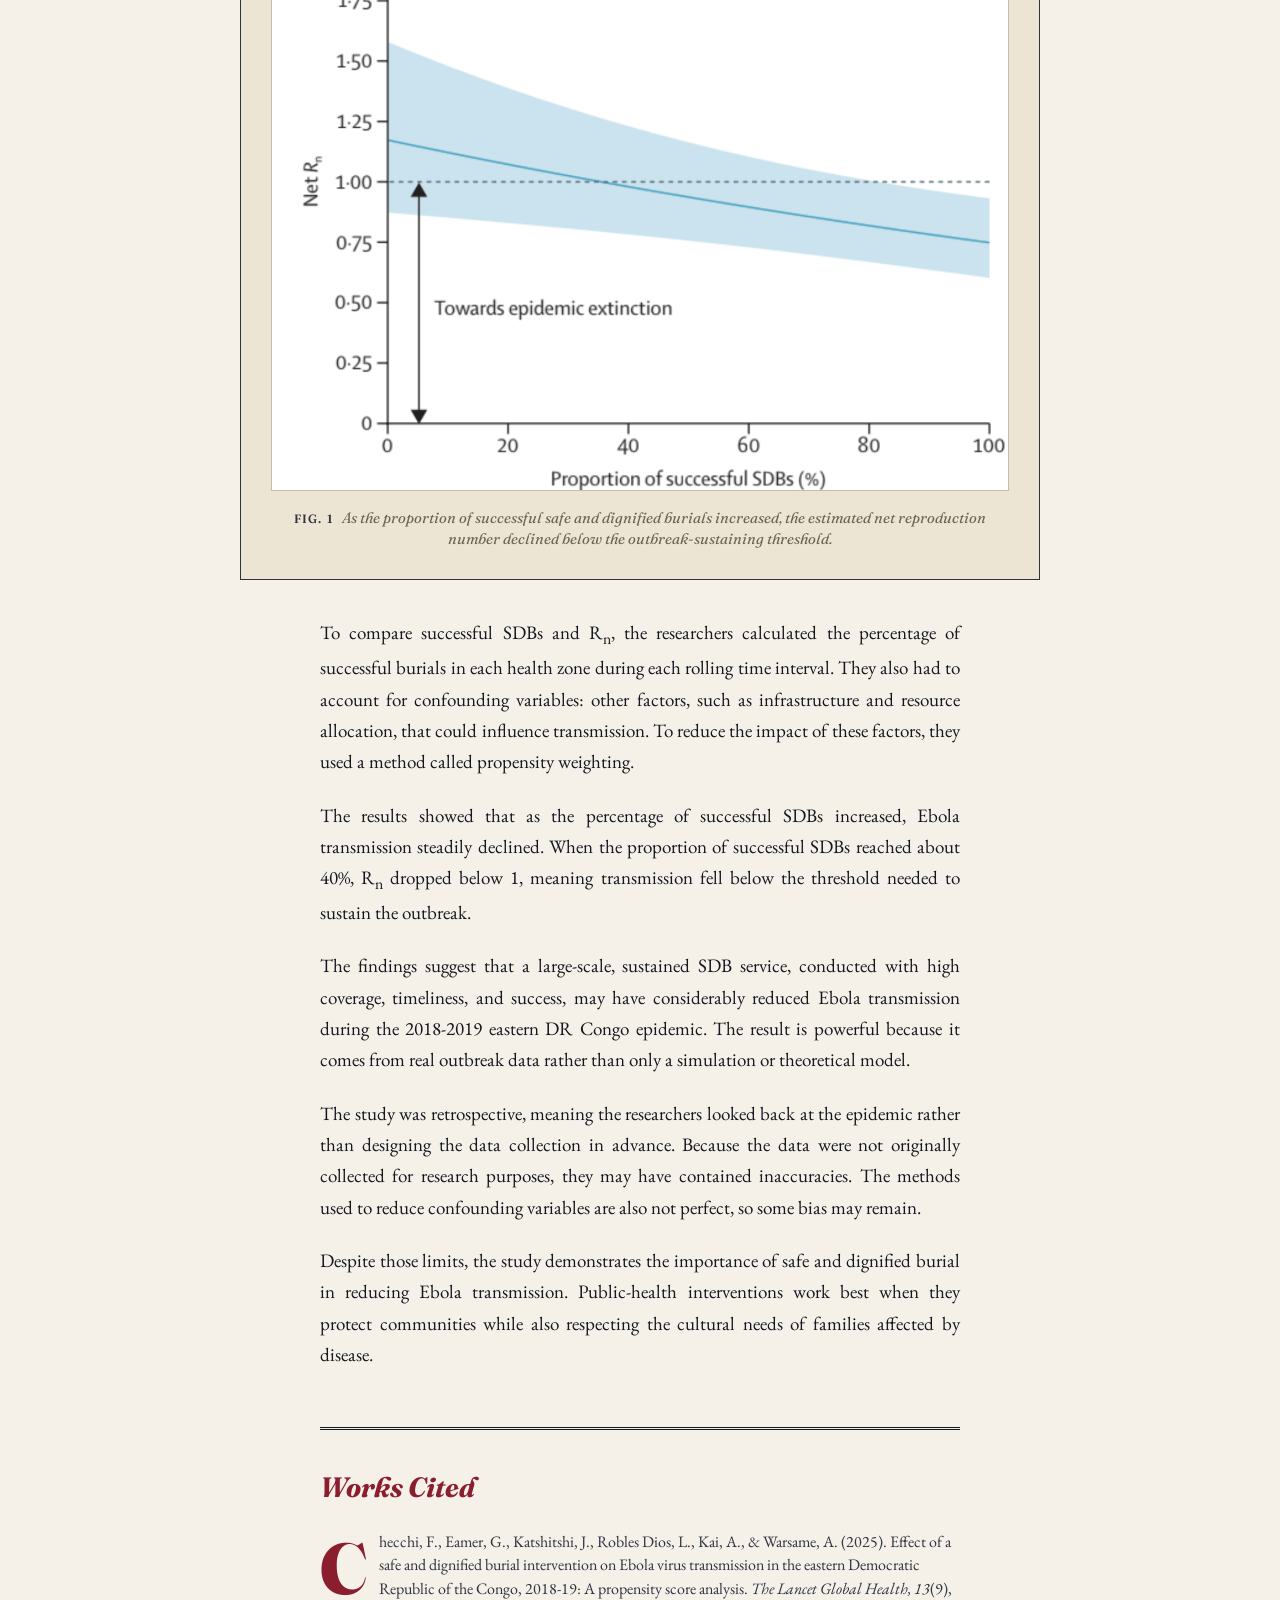
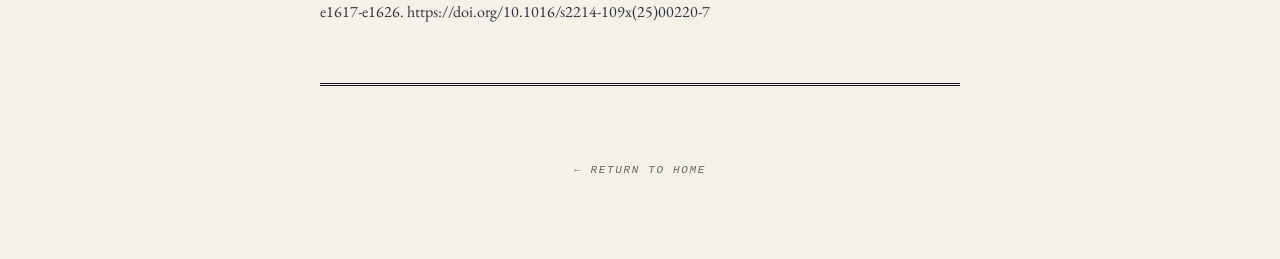
<file: safe-dignified-burial-ebola.html>
<!DOCTYPE html>
<html lang="en">
<head>
<meta charset="UTF-8" />
<meta name="viewport" content="width=device-width, initial-scale=1.0" />
<title>Safe and Dignified Burial Reduces Ebola Spread - The Zygote</title>
<meta name="description" content="A Science Research and Informatics press release on how safe and dignified burial practices can reduce Ebola virus transmission." />
<meta name="robots" content="index, follow" />
<link rel="canonical" href="https://bugfixer27.github.io/Riv-Website/safe-dignified-burial-ebola.html" />
<meta property="og:type" content="article" />
<meta property="og:title" content="Safe and Dignified Burial Reduces Ebola Spread" />
<meta property="og:description" content="How safer, culturally respectful burial practices helped reduce Ebola transmission in the Democratic Republic of the Congo." />
<meta property="og:url" content="https://bugfixer27.github.io/Riv-Website/safe-dignified-burial-ebola.html" />
<meta property="og:image" content="https://bugfixer27.github.io/Riv-Website/assets/images/ebola-sdb-reproduction-number.png" />
<meta name="twitter:card" content="summary_large_image" />
<link rel="preconnect" href="https://fonts.googleapis.com">
<link rel="preconnect" href="https://fonts.gstatic.com" crossorigin>
<link rel="preload" as="style" href="https://fonts.googleapis.com/css2?family=Fraunces:ital,opsz,wght@0,9..144,400;0,9..144,600;0,9..144,700;0,9..144,800;1,9..144,400;1,9..144,600;1,9..144,700&family=EB+Garamond:ital,wght@0,400;0,500;0,600;1,400;1,500&display=swap" onload="this.onload=null;this.rel='stylesheet'">
<noscript><link href="https://fonts.googleapis.com/css2?family=Fraunces:ital,opsz,wght@0,9..144,400;0,9..144,600;0,9..144,700;0,9..144,800;1,9..144,400;1,9..144,600;1,9..144,700&family=EB+Garamond:ital,wght@0,400;0,500;0,600;1,400;1,500&display=swap" rel="stylesheet"></noscript>
<link rel="stylesheet" href="styles.css">
<script type="application/ld+json">
{
  "@context": "https://schema.org",
  "@type": "Article",
  "headline": "Safe and Dignified Burial Reduces Ebola Spread",
  "description": "A student science press release about safe and dignified burial practices and Ebola transmission.",
  "author": {
    "@type": "Person",
    "name": "Luke"
  },
  "publisher": {
    "@type": "Organization",
    "name": "The Zygote"
  },
  "image": "https://bugfixer27.github.io/Riv-Website/assets/images/ebola-sdb-reproduction-number.png",
  "datePublished": "2026-05-12"
}
</script>
</head>
<body>
<div class="paper-texture"></div>
<div class="ambient-field" aria-hidden="true"></div>

<main class="article-page">
  <a href="index.html" class="article-back">← Return to Home</a>

  <header class="article-header">
    <div class="article-kicker">Press Release · Public Health</div>
    <h1 class="article-title">Safe and Dignified Burial Reduces Ebola Spread</h1>
    <div class="article-byline">
      <span>By <a href="index.html#bio-luke"><strong>Luke</strong></a></span>
      <span class="byline-dot">·</span>
      <span>Class of 2027</span>
      <span class="byline-dot">·</span>
      <span>Spring 2026</span>
    </div>
  </header>

  <article class="article-body">
    <p>Ebola, a disease with a mortality rate that can reach above 90%, has ravaged West and Central Africa since its discovery in 1976. Funerals and burials can act as super-spreader events because the virus can spread from the deceased infected individual to attendees. Therefore, a safe burial process is necessary to curb Ebola transmission.</p>

    <p>A study by Dr. Francesco Checchi and colleagues demonstrates the importance of Safe and Dignified Burial, or SDB, in reducing the spread of Ebola. The study analyzed data from a real epidemic: the 2018-2020 Ebola epidemic in the Democratic Republic of the Congo. It reinforces the important role burial practices can play in controlling Ebola outbreaks.</p>

    <p>The "safe" part of SDB involves securing the body, disinfecting the environment, and burying the body in a sterile and timely manner. The researchers defined timely burial as burial conducted on the same day the request was made, using the delay between request and burial as a measure of timeliness.</p>

    <p>The "dignified" part involves preserving the dignity of the person being buried and respecting cultural practices. That can include performing the burial at a location agreed upon with the family and providing psychological support. The SDB process offers a compromise between safety and cultural appropriateness, making it more acceptable than overly militaristic or medicalized burial procedures.</p>

    <p>The researchers obtained burial data from the Red Cross and analyzed 7,823 SDB proceedings. They focused on both timeliness and execution of SDB procedures. To study the data, they divided Ebola cases into 21 health zones and split the timeline into two-week windows, allowing them to measure how SDB coverage changed over time and by region.</p>

    <p>They also estimated the net reproduction number, or R<sub>n</sub>, which is the average number of infections caused by each infected person at a given stage and location of an outbreak. If R<sub>n</sub> is below 1, the disease cannot keep spreading and will eventually die out.</p>

    <figure class="article-figure wide">
      <img src="assets/images/ebola-sdb-reproduction-number.png" alt="A graph showing net reproduction number declining as the proportion of successful safe and dignified burials increases." width="1266" height="1042" loading="eager">
      <figcaption><strong>Fig. 1</strong> As the proportion of successful safe and dignified burials increased, the estimated net reproduction number declined below the outbreak-sustaining threshold.</figcaption>
    </figure>

    <p>To compare successful SDBs and R<sub>n</sub>, the researchers calculated the percentage of successful burials in each health zone during each rolling time interval. They also had to account for confounding variables: other factors, such as infrastructure and resource allocation, that could influence transmission. To reduce the impact of these factors, they used a method called propensity weighting.</p>

    <p>The results showed that as the percentage of successful SDBs increased, Ebola transmission steadily declined. When the proportion of successful SDBs reached about 40%, R<sub>n</sub> dropped below 1, meaning transmission fell below the threshold needed to sustain the outbreak.</p>

    <p>The findings suggest that a large-scale, sustained SDB service, conducted with high coverage, timeliness, and success, may have considerably reduced Ebola transmission during the 2018-2019 eastern DR Congo epidemic. The result is powerful because it comes from real outbreak data rather than only a simulation or theoretical model.</p>

    <p>The study was retrospective, meaning the researchers looked back at the epidemic rather than designing the data collection in advance. Because the data were not originally collected for research purposes, they may have contained inaccuracies. The methods used to reduce confounding variables are also not perfect, so some bias may remain.</p>

    <p>Despite those limits, the study demonstrates the importance of safe and dignified burial in reducing Ebola transmission. Public-health interventions work best when they protect communities while also respecting the cultural needs of families affected by disease.</p>

    <section class="works-cited" aria-labelledby="works-cited-heading">
      <h2 id="works-cited-heading">Works Cited</h2>
      <p>Checchi, F., Eamer, G., Katshitshi, J., Robles Dios, L., Kai, A., &amp; Warsame, A. (2025). Effect of a safe and dignified burial intervention on Ebola virus transmission in the eastern Democratic Republic of the Congo, 2018-19: A propensity score analysis. <em>The Lancet Global Health, 13</em>(9), e1617-e1626. https://doi.org/10.1016/s2214-109x(25)00220-7</p>
    </section>
  </article>

  <footer class="article-footer">
    <a href="index.html" class="article-back article-home-bottom">← Return to Home</a>
  </footer>
</main>
<script src="interactions.js" defer></script>
</body>
</html>
</file>
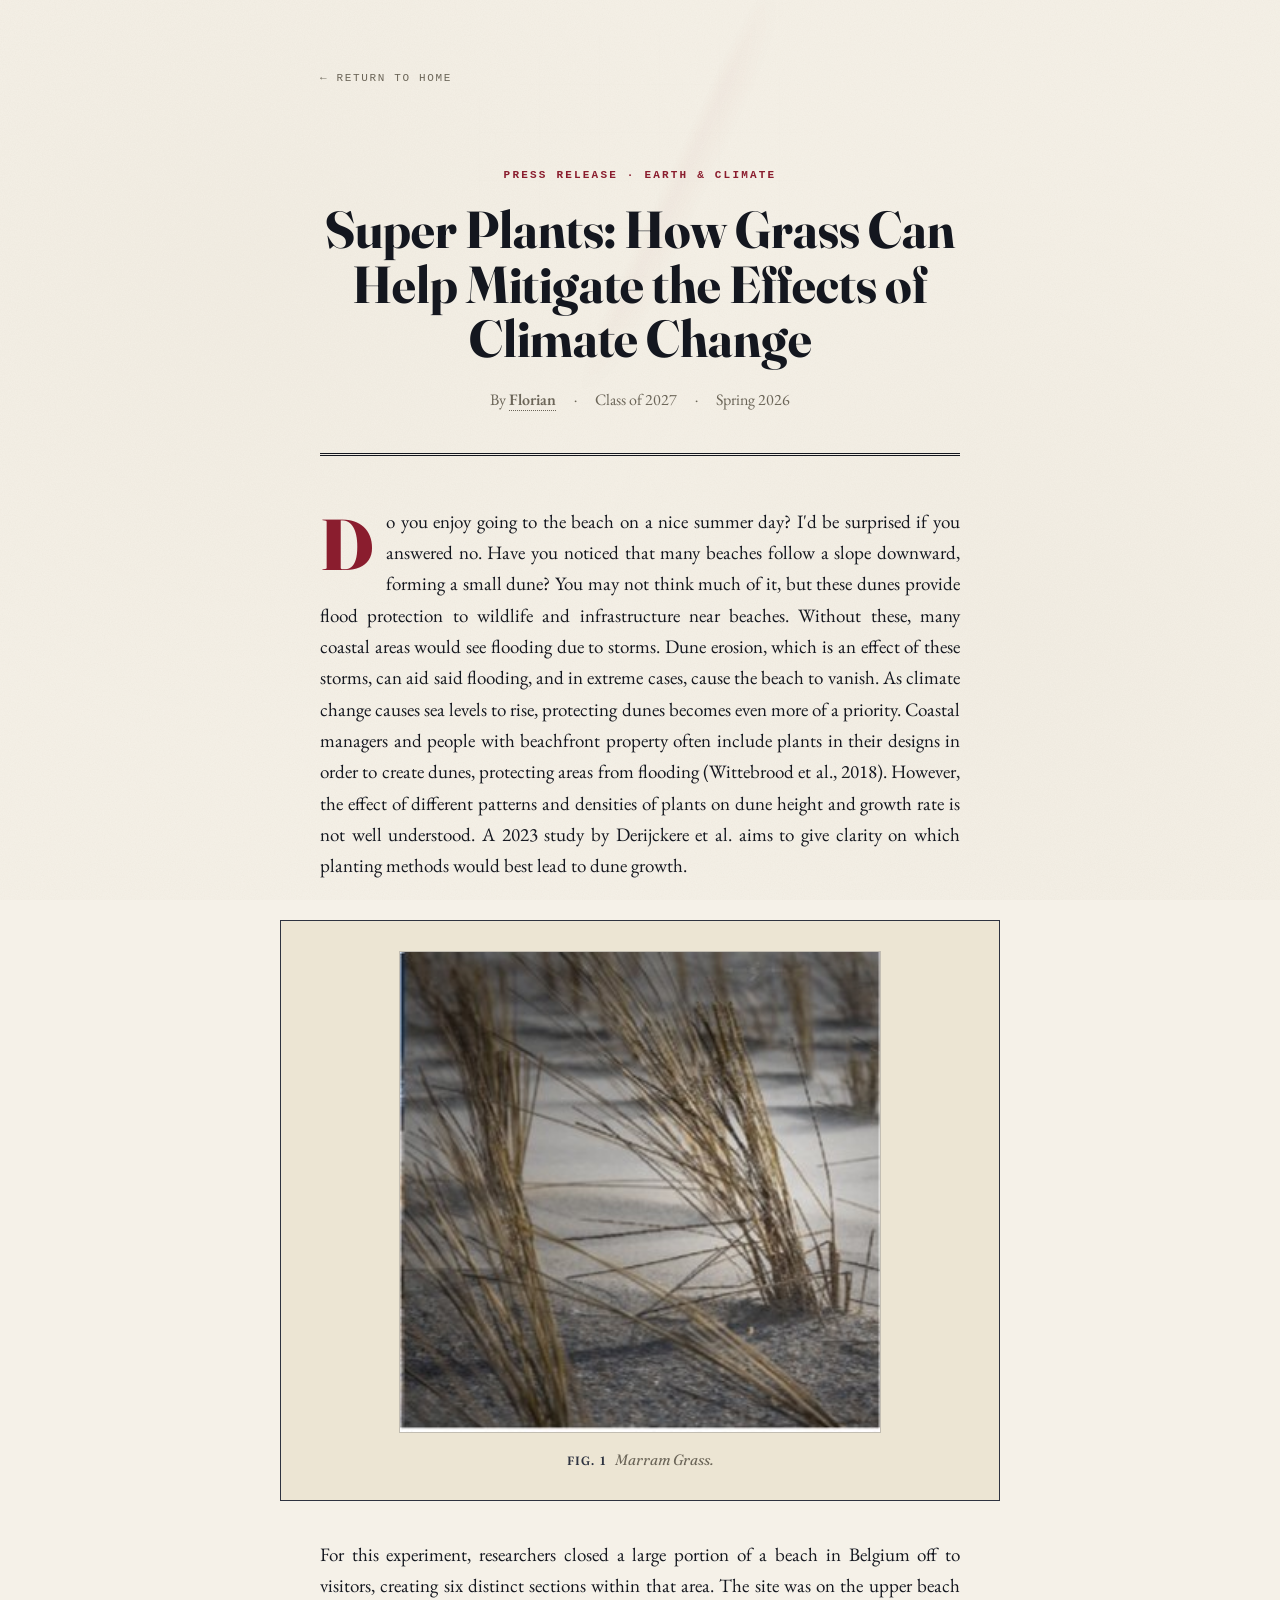
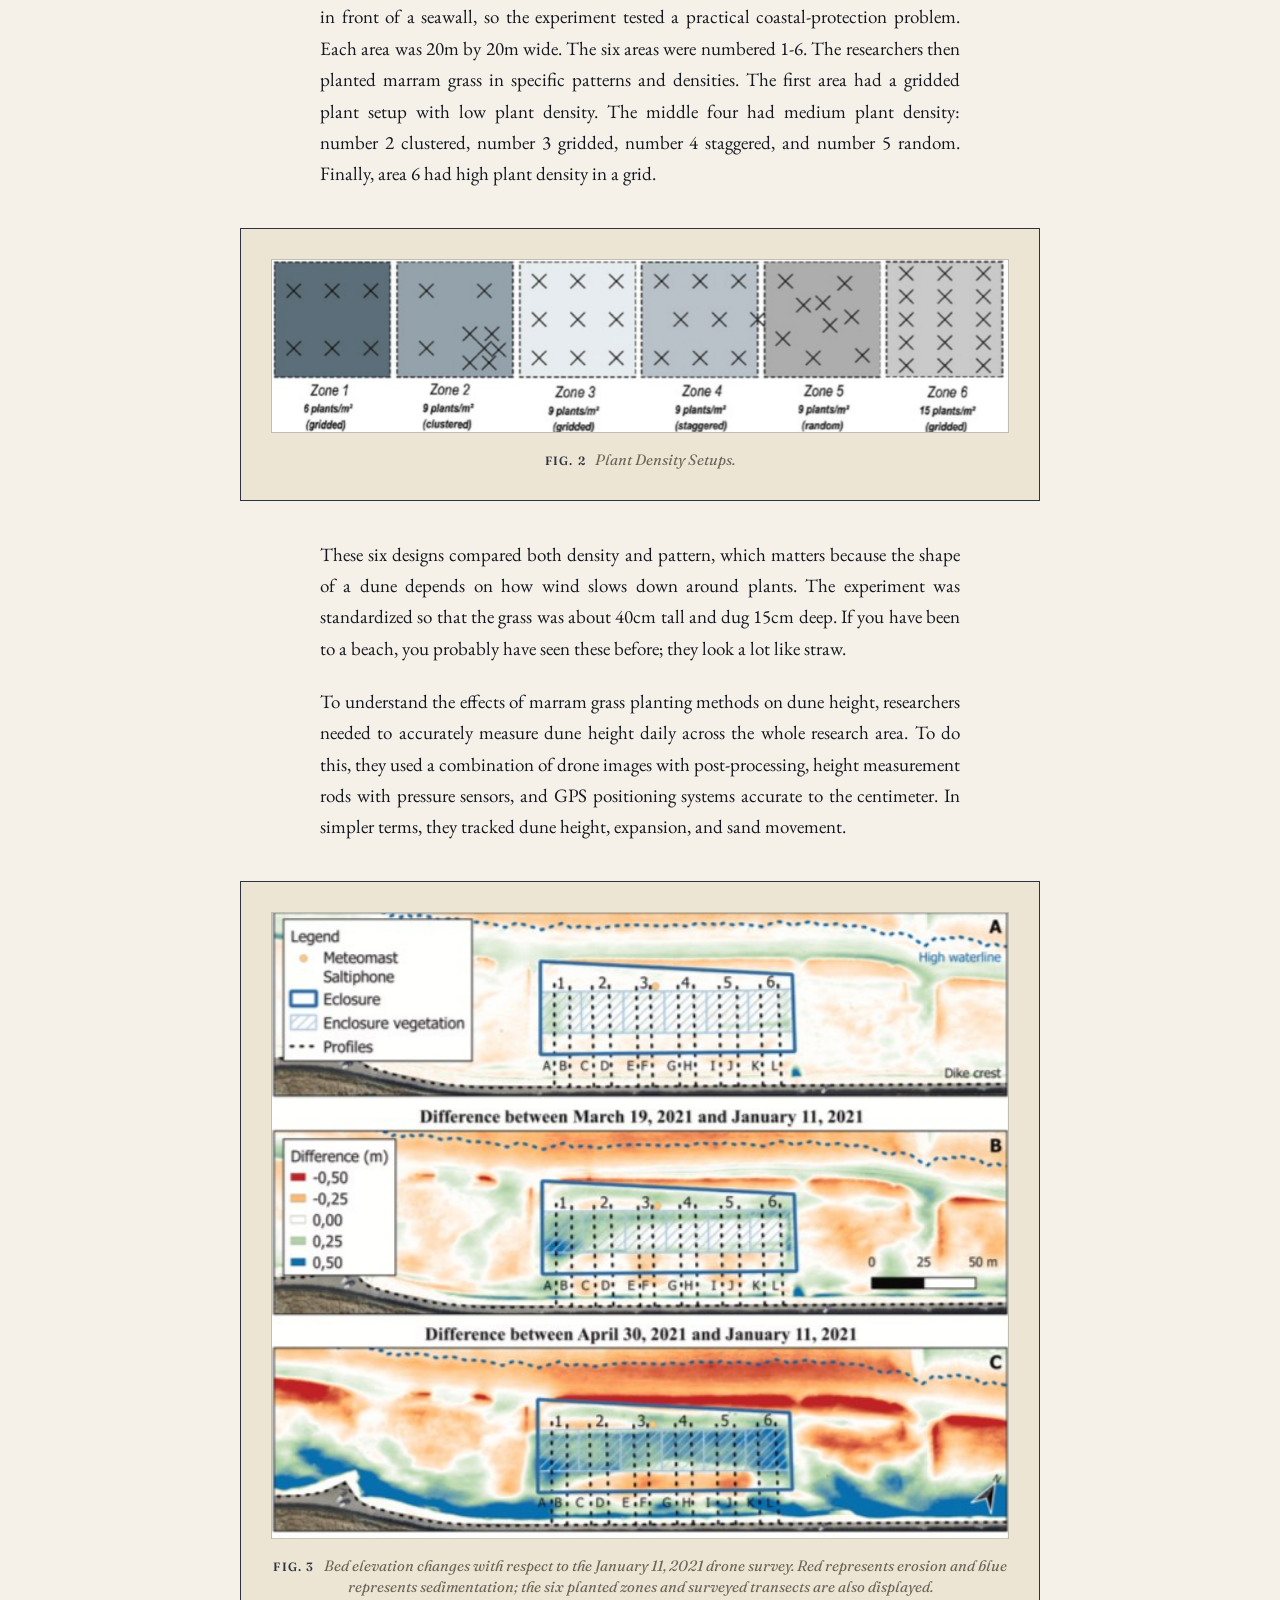
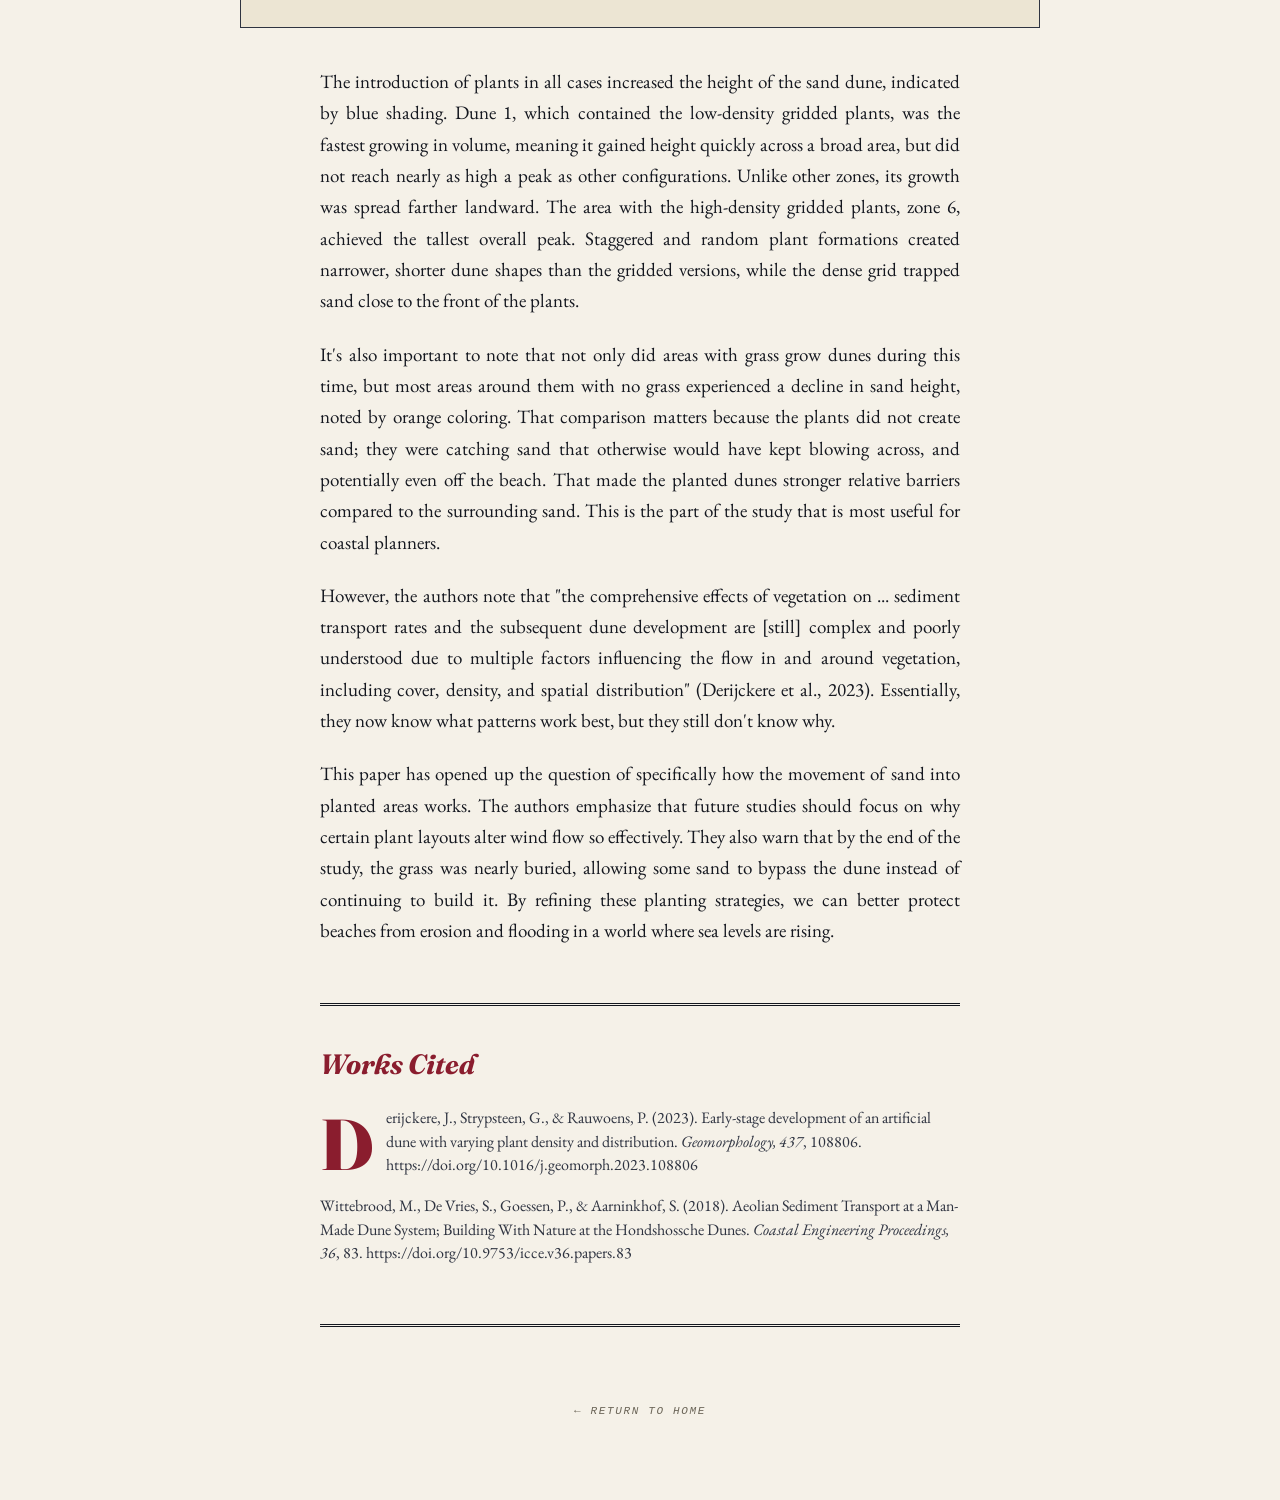
<file: super-plants.html>
<!DOCTYPE html>
<html lang="en">
<head>
<meta charset="UTF-8" />
<meta name="viewport" content="width=device-width, initial-scale=1.0" />
<title>Super Plants - The Zygote</title>
<meta name="description" content="A Science Research and Informatics press release on how marram grass planting patterns can help dunes reduce coastal flooding and erosion." />
<meta name="robots" content="index, follow" />
<link rel="canonical" href="https://bugfixer27.github.io/Riv-Website/super-plants.html" />
<meta property="og:type" content="article" />
<meta property="og:title" content="Super Plants" />
<meta property="og:description" content="How marram grass can help mitigate coastal flooding and erosion by shaping artificial dunes." />
<meta property="og:url" content="https://bugfixer27.github.io/Riv-Website/super-plants.html" />
<meta property="og:image" content="https://bugfixer27.github.io/Riv-Website/assets/images/marram-grass.jpg" />
<meta name="twitter:card" content="summary_large_image" />
<link rel="preconnect" href="https://fonts.googleapis.com">
<link rel="preconnect" href="https://fonts.gstatic.com" crossorigin>
<link rel="preload" as="style" href="https://fonts.googleapis.com/css2?family=Fraunces:ital,opsz,wght@0,9..144,400;0,9..144,600;0,9..144,700;0,9..144,800;1,9..144,400;1,9..144,600;1,9..144,700&family=EB+Garamond:ital,wght@0,400;0,500;0,600;1,400;1,500&display=swap" onload="this.onload=null;this.rel='stylesheet'">
<noscript><link href="https://fonts.googleapis.com/css2?family=Fraunces:ital,opsz,wght@0,9..144,400;0,9..144,600;0,9..144,700;0,9..144,800;1,9..144,400;1,9..144,600;1,9..144,700&family=EB+Garamond:ital,wght@0,400;0,500;0,600;1,400;1,500&display=swap" rel="stylesheet"></noscript>
<link rel="stylesheet" href="styles.css">
<script type="application/ld+json">
{
  "@context": "https://schema.org",
  "@type": "Article",
  "headline": "Super Plants: How Grass Can Help Mitigate the Effects of Climate Change",
  "description": "A student science press release about marram grass, artificial dune growth, and coastal protection.",
  "author": {
    "@type": "Person",
    "name": "Florian"
  },
  "publisher": {
    "@type": "Organization",
    "name": "The Zygote"
  },
  "image": "https://bugfixer27.github.io/Riv-Website/assets/images/marram-grass.jpg",
  "datePublished": "2026-04-30"
}
</script>
</head>
<body>
<div class="paper-texture"></div>
<div class="ambient-field" aria-hidden="true"></div>

<main class="article-page">
  <a href="index.html" class="article-back">← Return to Home</a>

  <header class="article-header">
    <div class="article-kicker">Press Release · Earth &amp; Climate</div>
    <h1 class="article-title">Super Plants: How Grass Can Help Mitigate the Effects of Climate Change</h1>
    <div class="article-byline">
      <span>By <a href="index.html#bio-florian"><strong>Florian</strong></a></span>
      <span class="byline-dot">·</span>
      <span>Class of 2027</span>
      <span class="byline-dot">·</span>
      <span>Spring 2026</span>
    </div>
  </header>

  <article class="article-body">
    <p>Do you enjoy going to the beach on a nice summer day? I'd be surprised if you answered no. Have you noticed that many beaches follow a slope downward, forming a small dune? You may not think much of it, but these dunes provide flood protection to wildlife and infrastructure near beaches. Without these, many coastal areas would see flooding due to storms. Dune erosion, which is an effect of these storms, can aid said flooding, and in extreme cases, cause the beach to vanish. As climate change causes sea levels to rise, protecting dunes becomes even more of a priority. Coastal managers and people with beachfront property often include plants in their designs in order to create dunes, protecting areas from flooding (Wittebrood et al., 2018). However, the effect of different patterns and densities of plants on dune height and growth rate is not well understood. A 2023 study by Derijckere et al. aims to give clarity on which planting methods would best lead to dune growth.</p>

    <figure class="article-figure narrow">
      <img src="assets/images/marram-grass.jpg" alt="Marram grass growing from sand on a beach dune." width="310" height="310" loading="eager">
      <figcaption><strong>Fig. 1</strong> Marram Grass.</figcaption>
    </figure>

    <p>For this experiment, researchers closed a large portion of a beach in Belgium off to visitors, creating six distinct sections within that area. The site was on the upper beach in front of a seawall, so the experiment tested a practical coastal-protection problem. Each area was 20m by 20m wide. The six areas were numbered 1-6. The researchers then planted marram grass in specific patterns and densities. The first area had a gridded plant setup with low plant density. The middle four had medium plant density: number 2 clustered, number 3 gridded, number 4 staggered, and number 5 random. Finally, area 6 had high plant density in a grid.</p>

    <figure class="article-figure wide">
      <img src="assets/images/plant-density-setups.png" alt="Six diagrams showing low, medium, and high density marram grass planting patterns." width="898" height="210" loading="lazy">
      <figcaption><strong>Fig. 2</strong> Plant Density Setups.</figcaption>
    </figure>

    <p>These six designs compared both density and pattern, which matters because the shape of a dune depends on how wind slows down around plants. The experiment was standardized so that the grass was about 40cm tall and dug 15cm deep. If you have been to a beach, you probably have seen these before; they look a lot like straw.</p>

    <p>To understand the effects of marram grass planting methods on dune height, researchers needed to accurately measure dune height daily across the whole research area. To do this, they used a combination of drone images with post-processing, height measurement rods with pressure sensors, and GPS positioning systems accurate to the centimeter. In simpler terms, they tracked dune height, expansion, and sand movement.</p>

    <figure class="article-figure wide">
      <img src="assets/images/bed-elevation-change-map.jpg" alt="Three beach elevation maps showing erosion and deposition around marram grass planting zones." width="572" height="486" loading="lazy">
      <figcaption><strong>Fig. 3</strong> Bed elevation changes with respect to the January 11, 2021 drone survey. Red represents erosion and blue represents sedimentation; the six planted zones and surveyed transects are also displayed.</figcaption>
    </figure>

    <p>The introduction of plants in all cases increased the height of the sand dune, indicated by blue shading. Dune 1, which contained the low-density gridded plants, was the fastest growing in volume, meaning it gained height quickly across a broad area, but did not reach nearly as high a peak as other configurations. Unlike other zones, its growth was spread farther landward. The area with the high-density gridded plants, zone 6, achieved the tallest overall peak. Staggered and random plant formations created narrower, shorter dune shapes than the gridded versions, while the dense grid trapped sand close to the front of the plants.</p>

    <p>It's also important to note that not only did areas with grass grow dunes during this time, but most areas around them with no grass experienced a decline in sand height, noted by orange coloring. That comparison matters because the plants did not create sand; they were catching sand that otherwise would have kept blowing across, and potentially even off the beach. That made the planted dunes stronger relative barriers compared to the surrounding sand. This is the part of the study that is most useful for coastal planners.</p>

    <p>However, the authors note that "the comprehensive effects of vegetation on ... sediment transport rates and the subsequent dune development are [still] complex and poorly understood due to multiple factors influencing the flow in and around vegetation, including cover, density, and spatial distribution" (Derijckere et al., 2023). Essentially, they now know what patterns work best, but they still don't know why.</p>

    <p>This paper has opened up the question of specifically how the movement of sand into planted areas works. The authors emphasize that future studies should focus on why certain plant layouts alter wind flow so effectively. They also warn that by the end of the study, the grass was nearly buried, allowing some sand to bypass the dune instead of continuing to build it. By refining these planting strategies, we can better protect beaches from erosion and flooding in a world where sea levels are rising.</p>

    <section class="works-cited" aria-labelledby="works-cited-heading">
      <h2 id="works-cited-heading">Works Cited</h2>
      <p>Derijckere, J., Strypsteen, G., &amp; Rauwoens, P. (2023). Early-stage development of an artificial dune with varying plant density and distribution. <em>Geomorphology, 437</em>, 108806. https://doi.org/10.1016/j.geomorph.2023.108806</p>
      <p>Wittebrood, M., De Vries, S., Goessen, P., &amp; Aarninkhof, S. (2018). Aeolian Sediment Transport at a Man-Made Dune System; Building With Nature at the Hondshossche Dunes. <em>Coastal Engineering Proceedings, 36</em>, 83. https://doi.org/10.9753/icce.v36.papers.83</p>
    </section>
  </article>

  <footer class="article-footer">
    <a href="index.html" class="article-back article-home-bottom">← Return to Home</a>
  </footer>
</main>
<script src="interactions.js" defer></script>
</body>
</html>
</file>
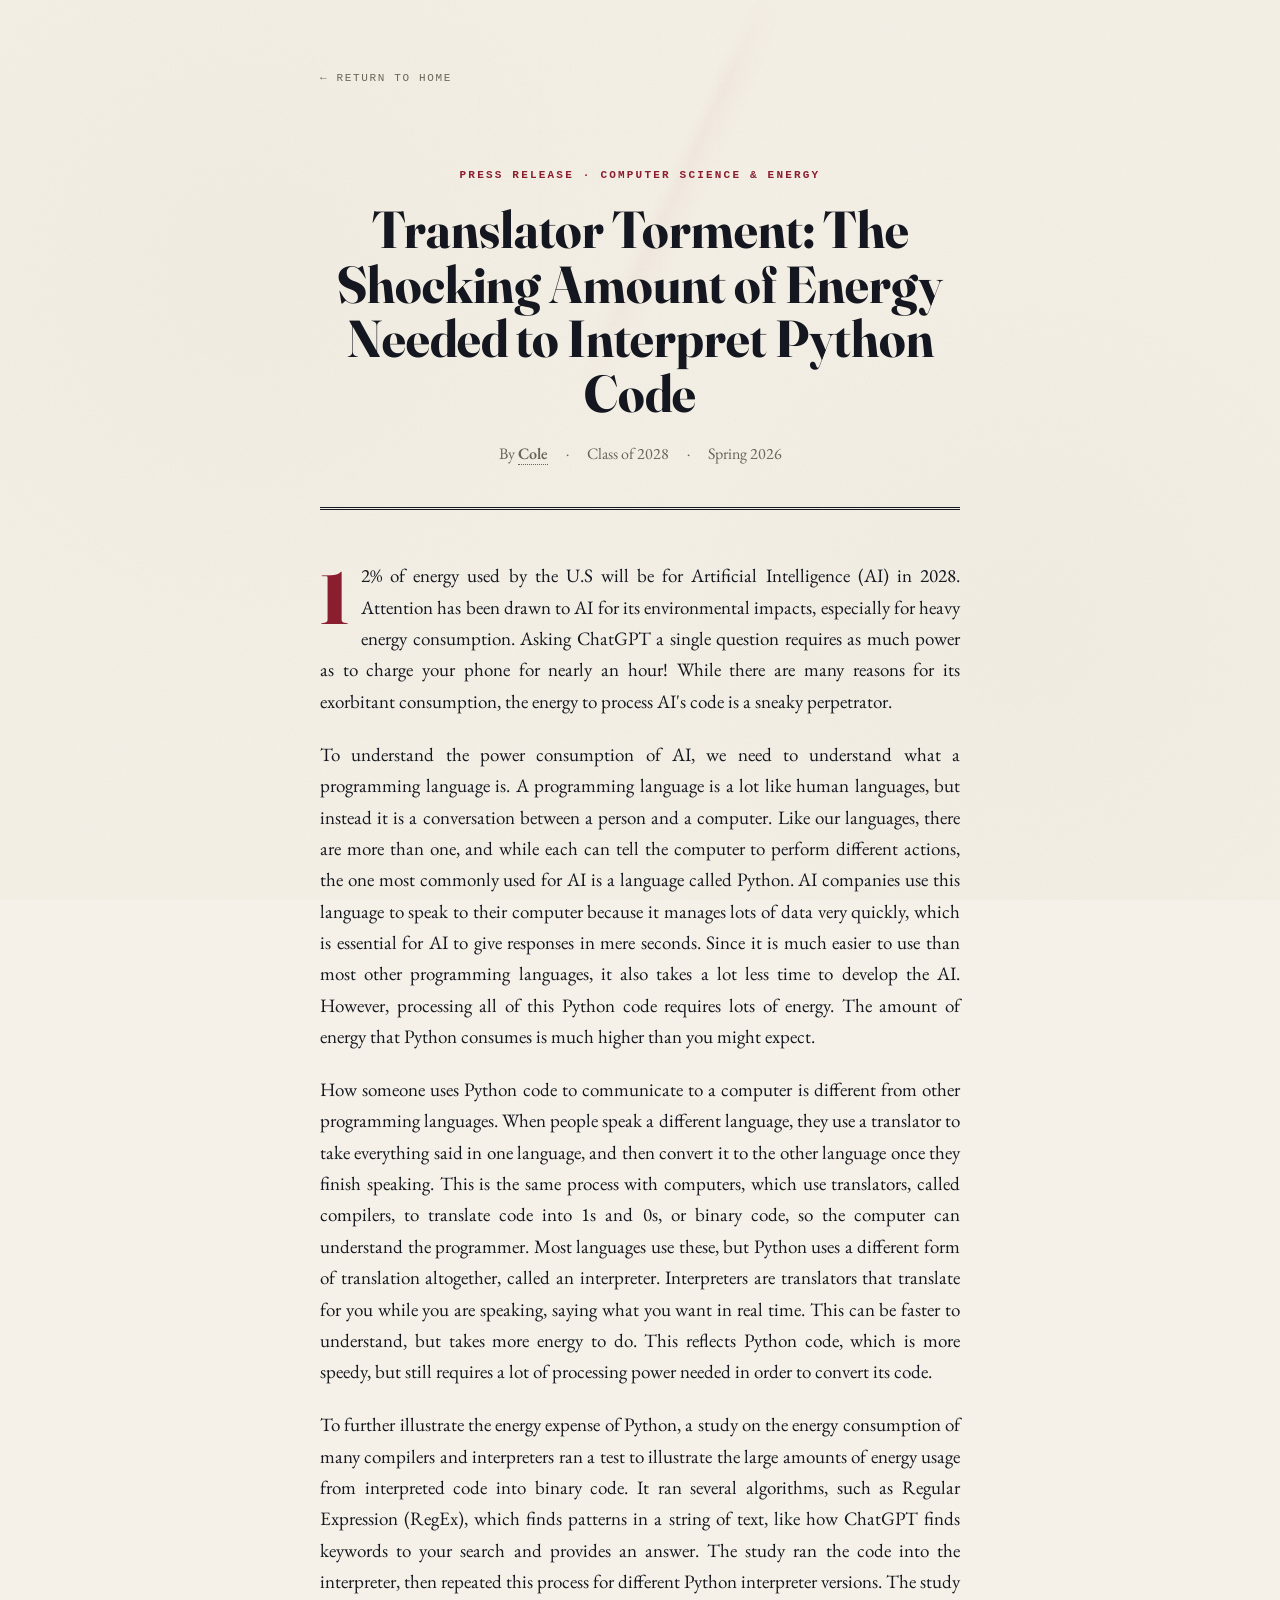
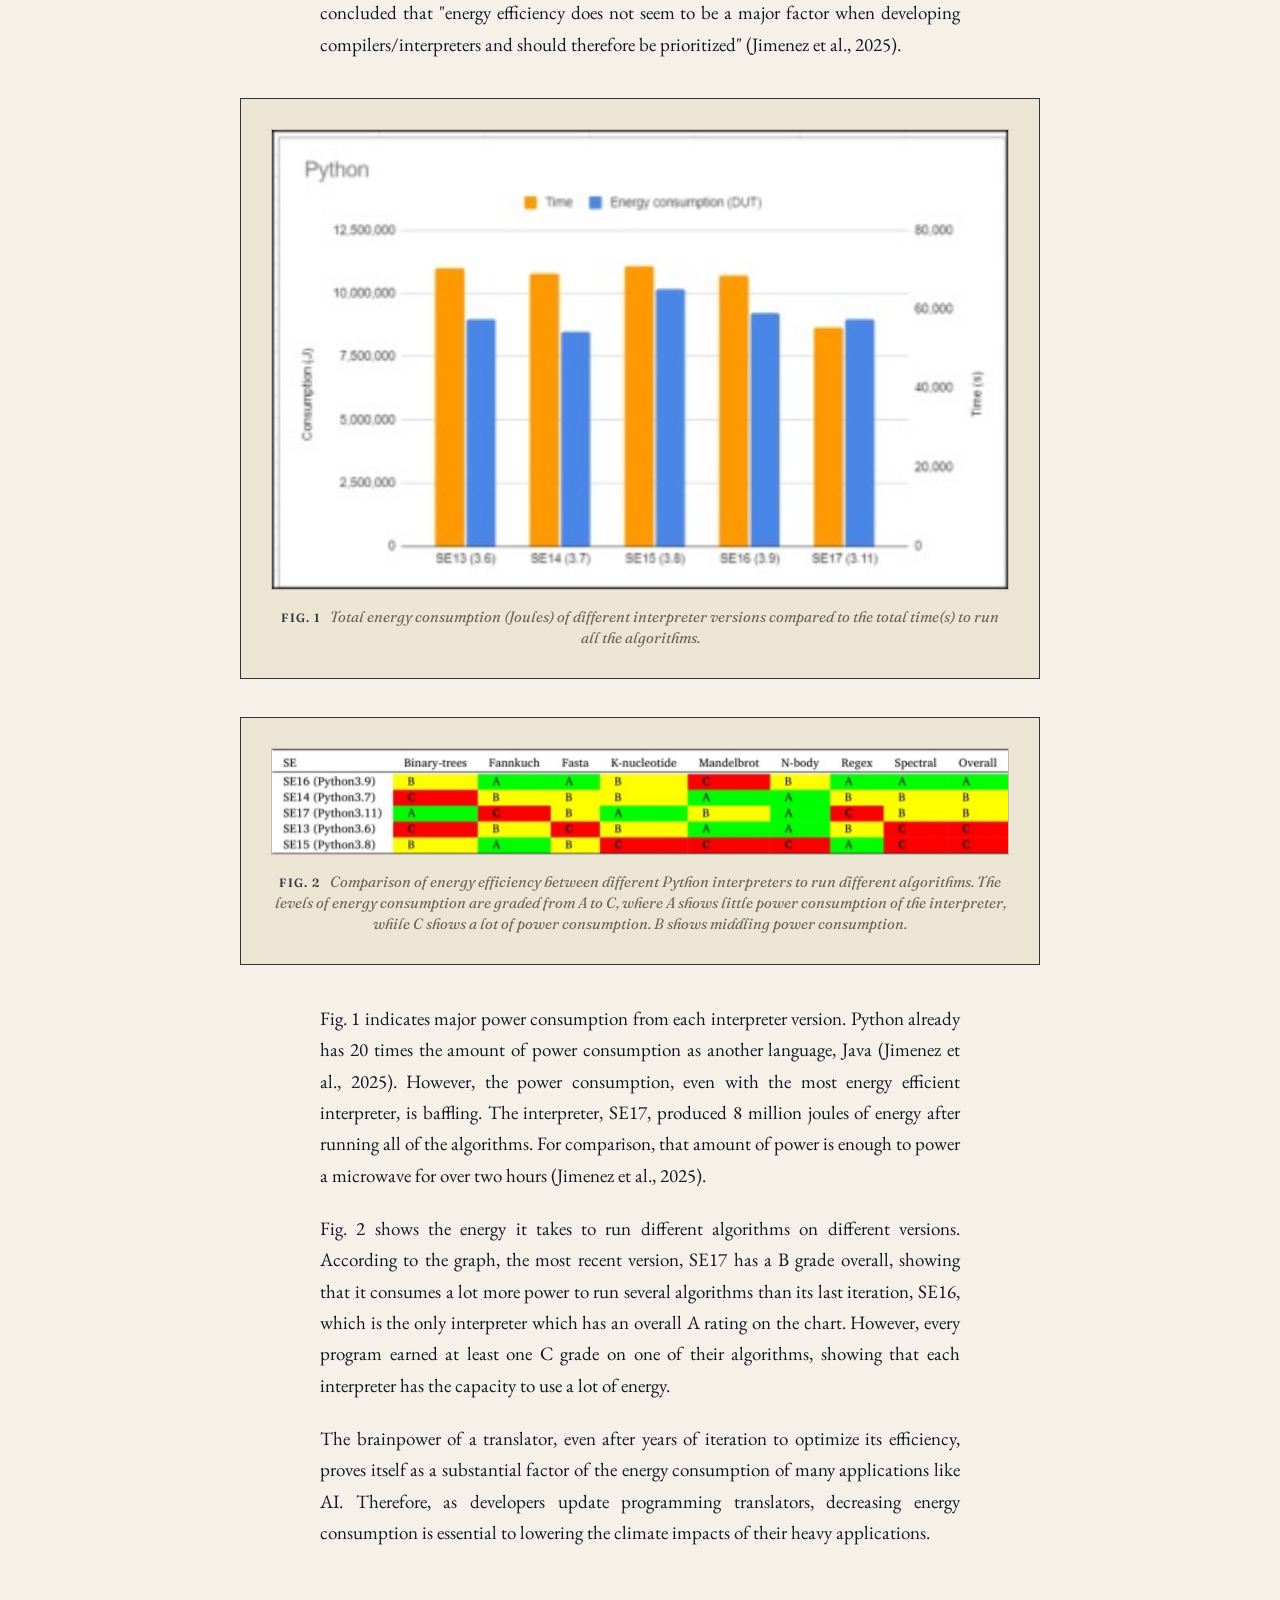
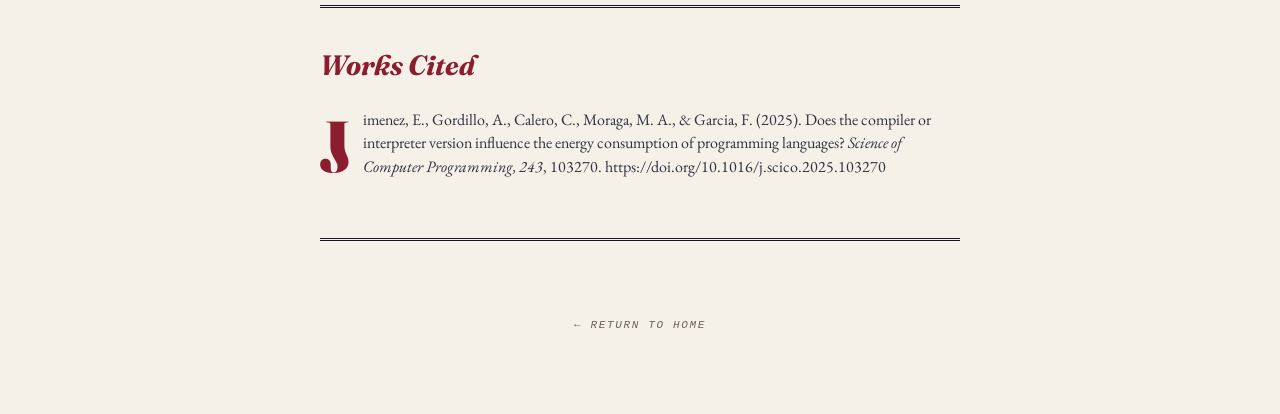
<file: translator-torment-python-energy.html>
<!DOCTYPE html>
<html lang="en">
<head>
<meta charset="UTF-8" />
<meta name="viewport" content="width=device-width, initial-scale=1.0" />
<title>Translator Torment: The Shocking Amount of Energy Needed to Interpret Python Code - The Zygote</title>
<meta name="description" content="A Science Research and Informatics press release on the energy required to interpret Python code." />
<meta name="robots" content="index, follow" />
<link rel="canonical" href="https://bugfixer27.github.io/Riv-Website/translator-torment-python-energy.html" />
<meta property="og:type" content="article" />
<meta property="og:title" content="Translator Torment: The Shocking Amount of Energy Needed to Interpret Python Code" />
<meta property="og:description" content="How Python interpreters contribute to the energy costs behind code-heavy applications." />
<meta property="og:url" content="https://bugfixer27.github.io/Riv-Website/translator-torment-python-energy.html" />
<meta property="og:image" content="https://bugfixer27.github.io/Riv-Website/assets/images/python-interpreter-energy.png" />
<meta name="twitter:card" content="summary_large_image" />
<link rel="preconnect" href="https://fonts.googleapis.com">
<link rel="preconnect" href="https://fonts.gstatic.com" crossorigin>
<link rel="preload" as="style" href="https://fonts.googleapis.com/css2?family=Fraunces:ital,opsz,wght@0,9..144,400;0,9..144,600;0,9..144,700;0,9..144,800;1,9..144,400;1,9..144,600;1,9..144,700&family=EB+Garamond:ital,wght@0,400;0,500;0,600;1,400;1,500&display=swap" onload="this.onload=null;this.rel='stylesheet'">
<noscript><link href="https://fonts.googleapis.com/css2?family=Fraunces:ital,opsz,wght@0,9..144,400;0,9..144,600;0,9..144,700;0,9..144,800;1,9..144,400;1,9..144,600;1,9..144,700&family=EB+Garamond:ital,wght@0,400;0,500;0,600;1,400;1,500&display=swap" rel="stylesheet"></noscript>
<link rel="stylesheet" href="styles.css">
<script type="application/ld+json">
{
  "@context": "https://schema.org",
  "@type": "Article",
  "headline": "Translator Torment: The Shocking Amount of Energy Needed to Interpret Python Code",
  "description": "A Science Research and Informatics press release about Python interpreters and energy consumption.",
  "author": {
    "@type": "Person",
    "name": "Cole"
  },
  "publisher": {
    "@type": "Organization",
    "name": "The Zygote"
  },
  "image": "https://bugfixer27.github.io/Riv-Website/assets/images/python-interpreter-energy.png",
  "datePublished": "2026-05-13"
}
</script>
</head>
<body>
<div class="paper-texture"></div>
<div class="ambient-field" aria-hidden="true"></div>

<main class="article-page">
  <a href="index.html" class="article-back">← Return to Home</a>

  <header class="article-header">
    <div class="article-kicker">Press Release · Computer Science &amp; Energy</div>
    <h1 class="article-title">Translator Torment: The Shocking Amount of Energy Needed to Interpret Python Code</h1>
    <div class="article-byline">
      <span>By <a href="index.html#bio-cole"><strong>Cole</strong></a></span>
      <span class="byline-dot">·</span>
      <span>Class of 2028</span>
      <span class="byline-dot">·</span>
      <span>Spring 2026</span>
    </div>
  </header>

  <article class="article-body">
    <p>12% of energy used by the U.S will be for Artificial Intelligence (AI) in 2028. Attention has been drawn to AI for its environmental impacts, especially for heavy energy consumption. Asking ChatGPT a single question requires as much power as to charge your phone for nearly an hour! While there are many reasons for its exorbitant consumption, the energy to process AI's code is a sneaky perpetrator.</p>

    <p>To understand the power consumption of AI, we need to understand what a programming language is. A programming language is a lot like human languages, but instead it is a conversation between a person and a computer. Like our languages, there are more than one, and while each can tell the computer to perform different actions, the one most commonly used for AI is a language called Python. AI companies use this language to speak to their computer because it manages lots of data very quickly, which is essential for AI to give responses in mere seconds. Since it is much easier to use than most other programming languages, it also takes a lot less time to develop the AI. However, processing all of this Python code requires lots of energy. The amount of energy that Python consumes is much higher than you might expect.</p>

    <p>How someone uses Python code to communicate to a computer is different from other programming languages. When people speak a different language, they use a translator to take everything said in one language, and then convert it to the other language once they finish speaking. This is the same process with computers, which use translators, called compilers, to translate code into 1s and 0s, or binary code, so the computer can understand the programmer. Most languages use these, but Python uses a different form of translation altogether, called an interpreter. Interpreters are translators that translate for you while you are speaking, saying what you want in real time. This can be faster to understand, but takes more energy to do. This reflects Python code, which is more speedy, but still requires a lot of processing power needed in order to convert its code.</p>

    <p>To further illustrate the energy expense of Python, a study on the energy consumption of many compilers and interpreters ran a test to illustrate the large amounts of energy usage from interpreted code into binary code. It ran several algorithms, such as Regular Expression (RegEx), which finds patterns in a string of text, like how ChatGPT finds keywords to your search and provides an answer. The study ran the code into the interpreter, then repeated this process for different Python interpreter versions. The study concluded that "energy efficiency does not seem to be a major factor when developing compilers/interpreters and should therefore be prioritized" (Jimenez et al., 2025).</p>

    <figure class="article-figure wide">
      <img src="assets/images/python-interpreter-energy.png" alt="Total energy consumption of different interpreter versions compared to the total time to run all algorithms." width="367" height="229" loading="eager">
      <figcaption><strong>Fig. 1</strong> Total energy consumption (Joules) of different interpreter versions compared to the total time(s) to run all the algorithms.</figcaption>
    </figure>

    <figure class="article-figure wide">
      <img src="assets/images/python-efficiency-grades.png" alt="A chart comparing energy efficiency grades between different Python interpreters for different algorithms." width="626" height="89" loading="lazy">
      <figcaption><strong>Fig. 2</strong> Comparison of energy efficiency between different Python interpreters to run different algorithms. The levels of energy consumption are graded from A to C, where A shows little power consumption of the interpreter, while C shows a lot of power consumption. B shows middling power consumption.</figcaption>
    </figure>

    <p>Fig. 1 indicates major power consumption from each interpreter version. Python already has 20 times the amount of power consumption as another language, Java (Jimenez et al., 2025). However, the power consumption, even with the most energy efficient interpreter, is baffling. The interpreter, SE17, produced 8 million joules of energy after running all of the algorithms. For comparison, that amount of power is enough to power a microwave for over two hours (Jimenez et al., 2025).</p>

    <p>Fig. 2 shows the energy it takes to run different algorithms on different versions. According to the graph, the most recent version, SE17 has a B grade overall, showing that it consumes a lot more power to run several algorithms than its last iteration, SE16, which is the only interpreter which has an overall A rating on the chart. However, every program earned at least one C grade on one of their algorithms, showing that each interpreter has the capacity to use a lot of energy.</p>

    <p>The brainpower of a translator, even after years of iteration to optimize its efficiency, proves itself as a substantial factor of the energy consumption of many applications like AI. Therefore, as developers update programming translators, decreasing energy consumption is essential to lowering the climate impacts of their heavy applications.</p>

    <section class="works-cited" aria-labelledby="works-cited-heading">
      <h2 id="works-cited-heading">Works Cited</h2>
      <p>Jimenez, E., Gordillo, A., Calero, C., Moraga, M. A., &amp; Garcia, F. (2025). Does the compiler or interpreter version influence the energy consumption of programming languages? <em>Science of Computer Programming, 243</em>, 103270. https://doi.org/10.1016/j.scico.2025.103270</p>
    </section>
  </article>

  <footer class="article-footer">
    <a href="index.html" class="article-back article-home-bottom">← Return to Home</a>
  </footer>
</main>
<script src="interactions.js" defer></script>
</body>
</html>
</file>
<file: styles.css>
/* ============================================================
   THE ZYGOTE — Riverdale Country School Science Journal
   A stylesheet in the manner of traditional academic journals
   Colors drawn from Riverdale Country School: maroon & navy
   ============================================================ */

:root {
  /* Paper & ink palette */
  --paper: #f5f1e8;
  --paper-deep: #ece5d3;
  --paper-shadow: #ddd3bd;
  --ink: #14171f;
  --ink-soft: #2e3340;
  --ink-mute: #6b6558;

  /* Riverdale Country School palette — maroon primary, navy secondary */
  --rcs-maroon: #8a1d2e;
  --rcs-maroon-dark: #5e1220;
  --rcs-navy: #0b2545;
  --rcs-navy-soft: #1a3564;
  --rcs-gold: #b38b3a;

  /* Semantic aliases */
  --accent: var(--rcs-maroon);
  --accent-dark: var(--rcs-maroon-dark);
  --secondary: var(--rcs-navy);
  --oxblood: var(--rcs-maroon-dark);
  --gold: var(--rcs-gold);

  /* Type */
  --serif-display: 'Fraunces', 'Playfair Display', Georgia, serif;
  --serif-body: 'EB Garamond', Georgia, 'Times New Roman', serif;
  --mono: ui-monospace, SFMono-Regular, Menlo, Consolas, 'Courier New', monospace;
}

* { box-sizing: border-box; margin: 0; padding: 0; }

html { scroll-behavior: smooth; }

body {
  font-family: var(--serif-body);
  background: var(--paper);
  color: var(--ink);
  font-size: 19px;
  line-height: 1.55;
  position: relative;
  overflow-x: hidden;
  min-height: 100vh;
}

::selection {
  background: rgba(179, 139, 58, 0.3);
}

/* Subtle paper grain overlay — feels like real newsprint */
.paper-texture {
  position: fixed;
  inset: 0;
  pointer-events: none;
  z-index: 1;
  opacity: 0.32;
  mix-blend-mode: multiply;
  background-image:
    radial-gradient(circle at 20% 30%, rgba(139, 120, 85, 0.08) 0%, transparent 40%),
    radial-gradient(circle at 80% 70%, rgba(110, 90, 60, 0.06) 0%, transparent 40%),
    url("data:image/svg+xml,%3Csvg xmlns='http://www.w3.org/2000/svg' width='200' height='200'%3E%3Cfilter id='n'%3E%3CfeTurbulence type='fractalNoise' baseFrequency='0.85' numOctaves='3'/%3E%3CfeColorMatrix values='0 0 0 0 0.4 0 0 0 0 0.3 0 0 0 0 0.2 0 0 0 0.18 0'/%3E%3C/filter%3E%3Crect width='200' height='200' filter='url(%23n)'/%3E%3C/svg%3E");
}

.paper-texture::after {
  content: '';
  position: absolute;
  inset: 0;
  opacity: 0;
  background:
    radial-gradient(260px 260px at var(--pointer-x, 50vw) var(--pointer-y, 20vh), rgba(179, 139, 58, 0.16), transparent 72%),
    radial-gradient(420px 260px at var(--pointer-x, 50vw) var(--pointer-y, 20vh), rgba(11, 37, 69, 0.08), transparent 80%);
  transition: opacity 0.35s ease;
}

body.has-pointer .paper-texture::after {
  opacity: 1;
}

.ambient-field {
  position: fixed;
  inset: 0;
  z-index: 1;
  pointer-events: none;
  opacity: 0.22;
  background-image:
    linear-gradient(115deg, transparent 0 44%, rgba(138, 29, 46, 0.12) 45%, transparent 47% 100%),
    repeating-linear-gradient(90deg, transparent 0 58px, rgba(20, 23, 31, 0.025) 59px 60px),
    repeating-linear-gradient(0deg, transparent 0 46px, rgba(20, 23, 31, 0.02) 47px 48px);
  -webkit-mask-image: radial-gradient(360px 280px at var(--pointer-x, 50vw) var(--pointer-y, 20vh), #000 0 44%, transparent 82%);
  mask-image: radial-gradient(360px 280px at var(--pointer-x, 50vw) var(--pointer-y, 20vh), #000 0 44%, transparent 82%);
  transform: translate3d(0, 0, 0);
}

/* Sit all actual content above the texture */
header, section, footer, main { position: relative; z-index: 2; }

/* ============================================================
   MASTHEAD
   ============================================================ */

.masthead {
  max-width: 1100px;
  margin: 0 auto;
  padding: 60px 40px 30px;
  text-align: center;
  border-bottom: 3px double var(--ink);
  overflow: hidden;
}

.masthead::before,
.masthead::after {
  content: '';
  position: absolute;
  top: 48%;
  width: 220px;
  height: 220px;
  pointer-events: none;
  opacity: 0.12;
  background:
    linear-gradient(var(--accent), var(--accent)) center / 1px 100% no-repeat,
    linear-gradient(90deg, var(--accent), var(--accent)) center / 100% 1px no-repeat,
    repeating-radial-gradient(circle, transparent 0 22px, var(--accent) 23px 24px, transparent 25px 46px);
  animation: instrumentDrift 12s linear infinite;
}

.masthead::before {
  left: -140px;
}

.masthead::after {
  right: -140px;
  animation-direction: reverse;
}

.masthead-top {
  display: grid;
  grid-template-columns: 1fr auto 1fr;
  align-items: center;
  font-family: var(--mono);
  font-size: 11px;
  letter-spacing: 0.15em;
  text-transform: uppercase;
  color: var(--ink-mute);
  padding-bottom: 24px;
  border-bottom: 1px solid var(--ink-soft);
  margin-bottom: 36px;
}

.masthead-meta { display: flex; align-items: center; gap: 8px; }
.masthead-meta.left { justify-content: flex-start; }
.masthead-meta.center { justify-content: center; }
.masthead-meta.right { justify-content: flex-end; }
.meta-label { font-weight: 600; color: var(--accent); }
.meta-divider { color: var(--ink-mute); }

.masthead-crest {
  display: flex;
  justify-content: center;
  margin-bottom: 18px;
}
.masthead-crest svg {
  width: 74px;
  height: 74px;
  color: var(--accent);
  filter: drop-shadow(0 8px 12px rgba(94, 18, 32, 0.14));
  transition: transform 0.45s cubic-bezier(0.2, 0.7, 0.3, 1), color 0.3s ease;
}

.masthead-crest:hover svg {
  color: var(--secondary);
  transform: translateY(-4px) rotate(-2deg) scale(1.04);
}

.masthead-title {
  display: flex;
  align-items: center;
  justify-content: center;
  gap: 24px;
  margin-bottom: 16px;
}

.ornament-wing {
  flex: 0 0 120px;
  color: var(--accent);
  opacity: 0.78;
}
.ornament-wing svg { width: 100%; height: 22px; }

.journal-title {
  font-family: var(--serif-display);
  font-weight: 800;
  font-size: clamp(44px, 8vw, 88px);
  line-height: 0.95;
  letter-spacing: 0;
  color: var(--ink);
  font-variation-settings: "opsz" 144;
  font-style: italic;
}

.journal-subtitle {
  font-family: var(--serif-display);
  font-size: 20px;
  color: var(--ink-soft);
  font-weight: 400;
  margin-bottom: 6px;
  font-variation-settings: "opsz" 36;
}

.journal-tagline {
  font-family: var(--mono);
  font-size: 10px;
  letter-spacing: 0.2em;
  text-transform: uppercase;
  color: var(--ink-mute);
  margin-bottom: 30px;
}

.masthead-nav {
  display: flex;
  justify-content: center;
  flex-wrap: wrap;
  gap: 4px 32px;
  padding-top: 22px;
  border-top: 1px solid var(--ink-soft);
}

.masthead-nav a {
  font-family: var(--serif-display);
  font-size: 14px;
  text-transform: uppercase;
  letter-spacing: 0.12em;
  color: var(--ink-soft);
  text-decoration: none;
  padding: 6px 2px;
  position: relative;
  transition: color 0.3s ease;
  font-weight: 500;
}

.masthead-nav a::after {
  content: '';
  position: absolute;
  left: 0; right: 0; bottom: 0;
  height: 2px;
  background: var(--accent);
  transform: scaleX(0);
  transform-origin: left;
  transition: transform 0.4s cubic-bezier(0.7, 0, 0.2, 1);
}

.masthead-nav a:hover {
  color: var(--accent);
}
.masthead-nav a:hover::after { transform: scaleX(1); }

/* ============================================================
   EDITOR'S NOTE
   ============================================================ */

.editors-note {
  max-width: 720px;
  margin: 60px auto;
  padding: 0 40px;
  text-align: left;
}

.drop-cap-container p {
  font-size: 19px;
  line-height: 1.7;
  margin-bottom: 1.2em;
  color: var(--ink-soft);
  text-align: center;
  hyphens: none;
}

.drop-cap {
  font-family: var(--serif-display);
  font-weight: 800;
  font-style: normal;
  font-size: 78px;
  line-height: 0.85;
  float: left;
  padding: 8px 14px 0 0;
  color: var(--accent);
  font-variation-settings: "opsz" 144;
}

.signoff {
  text-align: right;
  font-style: italic;
  font-family: var(--serif-display);
  color: var(--accent);
  margin-top: 2em !important;
  font-size: 18px !important;
}

/* ============================================================
   SECTION BLOCKS
   ============================================================ */

.section-block {
  max-width: 1180px;
  margin: 0 auto;
  padding: 50px 40px;
  content-visibility: auto;
  contain-intrinsic-size: 720px;
}

.section-header {
  display: flex;
  align-items: baseline;
  gap: 20px;
  margin-bottom: 48px;
  padding-bottom: 18px;
  position: relative;
}

.section-header::after {
  content: '';
  position: absolute;
  left: 0; right: 0; bottom: 0;
  height: 1px;
  background: var(--ink-soft);
}
.section-header::before {
  content: '';
  position: absolute;
  left: 0; right: 0; bottom: -5px;
  height: 1px;
  background: var(--ink-soft);
}

.section-numeral {
  font-family: var(--serif-display);
  font-weight: 400;
  font-style: italic;
  font-size: 42px;
  color: var(--accent);
  font-variation-settings: "opsz" 144;
  line-height: 1;
}

.section-title {
  font-family: var(--serif-display);
  font-weight: 600;
  font-size: 32px;
  color: var(--ink);
  letter-spacing: 0;
  font-variation-settings: "opsz" 144;
  flex: 1;
}

/* ============================================================
   FEATURE ARTICLE
   ============================================================ */

.feature-article {
  max-width: 820px;
  margin: 0 auto;
  padding: 50px 40px;
  background: var(--paper-deep);
  border: 1px solid var(--ink-soft);
  position: relative;
  box-shadow:
    0 2px 0 var(--paper-shadow),
    6px 6px 0 -2px var(--paper-shadow),
    0 20px 40px -20px rgba(0,0,0,0.15);
  overflow: hidden;
  transform-style: preserve-3d;
}

.feature-article::before {
  content: '';
  position: absolute;
  top: 14px; left: 14px; right: 14px; bottom: 14px;
  border: 1px solid var(--ink-soft);
  pointer-events: none;
  opacity: 0.4;
  z-index: 2;
}

.feature-article::after {
  content: '';
  position: absolute;
  inset: auto -20% 0 -20%;
  height: 46%;
  pointer-events: none;
  opacity: 0.28;
  background:
    repeating-linear-gradient(168deg, transparent 0 18px, rgba(138, 29, 46, 0.18) 19px 20px),
    linear-gradient(180deg, transparent, rgba(179, 139, 58, 0.22));
  transform: translateY(60%);
  transition: transform 0.7s cubic-bezier(0.2, 0.7, 0.3, 1), opacity 0.4s ease;
  z-index: 0;
}

.feature-article:hover::after {
  opacity: 0.42;
  transform: translateY(34%);
}

.feature-article > * {
  position: relative;
  z-index: 1;
}

.feature-meta {
  font-family: var(--mono);
  font-size: 11px;
  text-transform: uppercase;
  letter-spacing: 0.15em;
  color: var(--ink-mute);
  margin-bottom: 24px;
  display: flex;
  flex-wrap: wrap;
  gap: 8px;
  align-items: center;
}

.article-category {
  color: var(--accent);
  font-weight: 600;
}

.article-dot { color: var(--ink-mute); }

.feature-title {
  font-family: var(--serif-display);
  font-weight: 700;
  font-size: clamp(28px, 4vw, 44px);
  line-height: 1.1;
  color: var(--ink);
  margin-bottom: 20px;
  letter-spacing: 0;
  font-variation-settings: "opsz" 144;
}

.feature-deck {
  font-family: var(--serif-display);
  font-style: italic;
  font-weight: 400;
  font-size: 21px;
  line-height: 1.45;
  color: var(--ink-soft);
  margin-bottom: 28px;
  font-variation-settings: "opsz" 72;
}

.feature-byline {
  font-family: var(--serif-body);
  font-size: 16px;
  color: var(--ink-mute);
  padding: 18px 0;
  border-top: 1px solid var(--ink-soft);
  border-bottom: 1px solid var(--ink-soft);
  margin-bottom: 28px;
  letter-spacing: 0.02em;
}

.feature-byline strong {
  color: var(--ink);
  font-weight: 600;
}

.read-article-btn {
  display: inline-flex;
  align-items: center;
  gap: 10px;
  font-family: var(--serif-display);
  font-style: italic;
  font-size: 18px;
  font-weight: 500;
  color: var(--accent);
  text-decoration: none;
  padding: 10px 0;
  border-bottom: 2px solid var(--accent);
  transition: all 0.3s ease;
}

.read-article-btn span {
  transition: transform 0.3s ease;
  font-style: normal;
}

.read-article-btn:hover {
  color: var(--accent-dark);
  border-bottom-color: var(--accent-dark);
}
.read-article-btn:hover span { transform: translateX(6px); }

.read-article-btn:focus-visible,
.masthead-nav a:focus-visible,
.article-back:focus-visible,
.bio-nav a:focus-visible,
.card-title a:focus-visible {
  outline: 2px solid var(--gold);
  outline-offset: 5px;
}

/* ============================================================
   AUTHORS / CONTRIBUTORS SECTION (homepage)
   ============================================================ */

.contributors-intro {
  max-width: 720px;
  margin: 0 auto 40px;
  text-align: center;
  font-family: var(--serif-display);
  font-style: italic;
  font-size: 19px;
  line-height: 1.5;
  color: var(--ink-soft);
  font-variation-settings: "opsz" 72;
}

.contributor-grid {
  display: grid;
  grid-template-columns: repeat(auto-fit, minmax(300px, 1fr));
  gap: 0;
  border-top: 1px solid var(--ink-soft);
  border-left: 1px solid var(--ink-soft);
  max-width: 980px;
  margin: 0 auto;
}

.contributor-card {
  padding: 28px 26px;
  border-right: 1px solid var(--ink-soft);
  border-bottom: 1px solid var(--ink-soft);
  text-align: center;
  text-decoration: none;
  color: var(--ink);
  transition: background 0.3s ease, color 0.3s ease;
  display: flex;
  flex-direction: column;
  gap: 10px;
  align-items: center;
  justify-content: center;
  min-height: 180px;
  position: relative;
  overflow: hidden;
  transform-style: preserve-3d;
}

.contributor-card:hover {
  background: var(--paper-deep);
  color: var(--accent);
  --card-lift: -5px;
}

.contributor-card::before {
  content: '';
  position: absolute;
  inset: 0;
  pointer-events: none;
  opacity: 0;
  background:
    radial-gradient(180px 120px at var(--card-x, 50%) var(--card-y, 50%), rgba(179, 139, 58, 0.2), transparent 68%),
    linear-gradient(135deg, transparent 0 45%, rgba(138, 29, 46, 0.12) 46%, transparent 48%);
  transition: opacity 0.25s ease;
}

.contributor-card:hover::before {
  opacity: 1;
}

.contributor-card > * {
  position: relative;
  z-index: 1;
}

.contributor-initials {
  width: 50px;
  height: 50px;
  border-radius: 50%;
  background: var(--accent);
  color: var(--paper);
  display: flex;
  align-items: center;
  justify-content: center;
  font-family: var(--serif-display);
  font-weight: 700;
  font-size: 17px;
  letter-spacing: 0.02em;
  border: 2px solid var(--accent-dark);
  transition: background 0.3s ease, transform 0.3s ease;
}

.contributor-card:hover .contributor-initials {
  background: var(--secondary);
  transform: translateZ(24px) rotate(-4deg) scale(1.08);
}

.contributor-name {
  font-family: var(--serif-display);
  font-weight: 600;
  font-size: 17px;
  line-height: 1.2;
  color: inherit;
  font-variation-settings: "opsz" 72;
}

.contributor-class {
  font-family: var(--mono);
  font-size: 10px;
  letter-spacing: 0.15em;
  text-transform: uppercase;
  color: var(--ink-mute);
}

.contributor-toggle {
  font-family: var(--serif-display);
  font-size: 0;
  font-style: italic;
  color: var(--accent);
  margin-top: 4px;
}

.contributor-toggle::after {
  content: 'View bio';
  font-size: 15px;
}

.contributor-bio {
  font-size: 18px;
  line-height: 1.62;
  color: var(--ink-soft);
  text-align: left;
  max-width: 64ch;
}

.bio-modal {
  display: none;
  position: fixed;
  inset: 0;
  z-index: 20;
  padding: 34px;
}

.bio-modal:target {
  display: flex;
  align-items: center;
  justify-content: center;
}

.bio-modal-backdrop {
  position: fixed;
  inset: 0;
  background: rgba(20, 23, 31, 0.52);
  backdrop-filter: blur(3px);
}

.bio-panel {
  position: relative;
  z-index: 1;
  width: min(900px, calc(100vw - 40px));
  max-height: min(780px, calc(100vh - 42px));
  overflow: auto;
  background: var(--paper);
  border: 3px double var(--ink);
  box-shadow: 0 30px 80px -40px rgba(0, 0, 0, 0.6);
  padding: clamp(30px, 5vw, 58px);
  display: grid;
  gap: 16px;
  justify-items: center;
  text-align: center;
}

.bio-panel h3 {
  font-family: var(--serif-display);
  font-size: clamp(38px, 6vw, 64px);
  line-height: 1;
  font-style: italic;
  font-variation-settings: "opsz" 144;
  color: var(--ink);
  margin-top: 4px;
}

.bio-panel .contributor-bio {
  margin-top: 8px;
}

.bio-close {
  position: absolute;
  top: 14px;
  right: 18px;
  color: var(--ink-mute);
  text-decoration: none;
  font-size: 30px;
  line-height: 1;
  transition: color 0.2s ease;
}

.bio-close:hover {
  color: var(--accent);
}

.bio-press-link {
  display: inline-flex;
  margin-top: 8px;
  font-family: var(--serif-display);
  font-style: italic;
  color: var(--accent);
  text-decoration: none;
  border-bottom: 2px solid var(--accent);
  padding-bottom: 4px;
  transition: color 0.25s ease, border-bottom-color 0.25s ease;
}

.bio-press-link:hover {
  color: var(--accent-dark);
  border-bottom-color: var(--accent-dark);
}

.card-byline a,
.article-byline a {
  color: inherit;
  text-decoration: none;
  border-bottom: 1px dotted currentColor;
  transition: color 0.3s ease, border-bottom-color 0.3s ease;
}

.card-byline a:hover,
.article-byline a:hover {
  color: var(--accent);
  border-bottom-color: var(--accent);
}

.article-byline a strong {
  color: inherit;
}

/* ============================================================
   ARTICLE GRID & CARDS
   ============================================================ */

.article-grid {
  display: grid;
  grid-template-columns: repeat(auto-fit, minmax(310px, 1fr));
  gap: 0;
  border-top: 1px solid var(--ink-soft);
  border-left: 1px solid var(--ink-soft);
}

.article-card {
  padding: 32px 28px;
  border-right: 1px solid var(--ink-soft);
  border-bottom: 1px solid var(--ink-soft);
  background: transparent;
  position: relative;
  transition: background 0.4s ease;
  display: flex;
  flex-direction: column;
  gap: 14px;
  min-height: 260px;
}

.article-card:hover {
  background: var(--paper-deep);
}

.article-card:hover .card-title a {
  color: var(--accent);
}

.card-category {
  font-family: var(--mono);
  font-size: 10px;
  text-transform: uppercase;
  letter-spacing: 0.18em;
  color: var(--accent);
  font-weight: 600;
}

.card-title {
  font-family: var(--serif-display);
  font-weight: 600;
  font-size: 22px;
  line-height: 1.2;
  letter-spacing: 0;
  font-variation-settings: "opsz" 72;
}

.card-title a {
  color: var(--ink);
  text-decoration: none;
  transition: color 0.3s ease;
  background-image: linear-gradient(var(--accent), var(--accent));
  background-size: 0% 1px;
  background-position: 0 95%;
  background-repeat: no-repeat;
  transition: background-size 0.5s ease, color 0.3s ease;
}

.card-title a:hover {
  background-size: 100% 1px;
}

.card-deck {
  font-family: var(--serif-body);
  font-size: 17px;
  line-height: 1.5;
  color: var(--ink-soft);
  font-style: italic;
  flex: 1;
}

.card-byline {
  font-family: var(--mono);
  font-size: 11px;
  text-transform: uppercase;
  letter-spacing: 0.1em;
  color: var(--ink-mute);
  padding-top: 12px;
  border-top: 1px dotted var(--ink-mute);
  margin-top: auto;
}

/* ============================================================
   FOOTER
   ============================================================ */

.footer {
  max-width: 1180px;
  margin: 80px auto 0;
  padding: 0 40px 60px;
  content-visibility: auto;
  contain-intrinsic-size: 520px;
}

.footer-rule {
  height: 8px;
  background: var(--ink);
  margin-bottom: 6px;
}
.footer-rule::after {
  content: '';
  display: block;
  height: 2px;
  background: var(--ink);
  margin-top: 4px;
}

.footer-grid {
  display: grid;
  grid-template-columns: repeat(auto-fit, minmax(240px, 1fr));
  gap: 50px;
  padding: 50px 20px;
  border-top: 3px double var(--ink);
  border-bottom: 1px solid var(--ink-soft);
}

.footer-head {
  font-family: var(--serif-display);
  font-weight: 700;
  font-style: italic;
  font-size: 20px;
  margin-bottom: 18px;
  color: var(--accent);
  font-variation-settings: "opsz" 72;
}

.footer-grid p {
  font-family: var(--serif-body);
  font-size: 15px;
  line-height: 1.55;
  color: var(--ink-soft);
  margin-bottom: 14px;
}

.footer-grid strong {
  color: var(--ink);
  font-weight: 600;
}

/* ============================================================
   MENTORS
   ============================================================ */

.mentors-section {
  padding-top: 36px;
}

.mentor-ledger {
  max-width: 920px;
  margin: 0 auto;
  display: grid;
  grid-template-columns: repeat(2, minmax(0, 1fr));
  border-top: 1px solid var(--ink-soft);
  border-left: 1px solid var(--ink-soft);
}

.mentor-card {
  position: relative;
  min-height: 150px;
  padding: 34px 32px;
  background:
    linear-gradient(145deg, rgba(245, 241, 232, 0.7), rgba(236, 229, 211, 0.9)),
    var(--paper-deep);
  border-right: 1px solid var(--ink-soft);
  border-bottom: 1px solid var(--ink-soft);
  overflow: hidden;
  transform-style: preserve-3d;
  transition: color 0.35s ease, background 0.35s ease, box-shadow 0.35s ease;
}

.mentor-card::before {
  content: '';
  position: absolute;
  inset: 14px;
  border: 1px solid rgba(46, 51, 64, 0.34);
  pointer-events: none;
  transition: inset 0.35s ease, border-color 0.35s ease;
}

.mentor-card::after {
  content: '';
  position: absolute;
  inset: 0;
  pointer-events: none;
  opacity: 0;
  background:
    linear-gradient(90deg, transparent, rgba(179, 139, 58, 0.16), transparent),
    radial-gradient(240px 160px at var(--card-x, 50%) var(--card-y, 50%), rgba(11, 37, 69, 0.12), transparent 70%);
  transform: translateX(-35%);
  transition: opacity 0.35s ease, transform 0.7s ease;
}

.mentor-card:hover {
  --card-lift: -6px;
  color: var(--secondary);
  box-shadow: 0 18px 38px -28px rgba(11, 37, 69, 0.42);
}

.mentor-card:hover::before {
  inset: 10px;
  border-color: rgba(138, 29, 46, 0.48);
}

.mentor-card:hover::after {
  opacity: 1;
  transform: translateX(0);
}

.mentor-kicker {
  position: relative;
  z-index: 1;
  display: inline-block;
  font-family: var(--mono);
  font-size: 10px;
  text-transform: uppercase;
  letter-spacing: 0.18em;
  color: var(--accent);
  font-weight: 600;
  margin-bottom: 18px;
}

.mentor-card h3 {
  position: relative;
  z-index: 1;
  font-family: var(--serif-display);
  font-style: italic;
  font-size: clamp(30px, 4vw, 44px);
  line-height: 1;
  font-variation-settings: "opsz" 144;
  margin-bottom: 22px;
}

.mentor-card p {
  position: relative;
  z-index: 1;
  max-width: 32ch;
  color: var(--ink-soft);
  font-size: 17px;
  line-height: 1.5;
}

.footer-note {
  font-style: italic;
  font-size: 14px !important;
  color: var(--ink-mute) !important;
  margin-top: 20px !important;
}

.colophon {
  text-align: center;
  font-family: var(--serif-display);
  font-style: italic;
  font-size: 13px;
  color: var(--ink-mute);
  padding: 30px 20px 0;
  font-variation-settings: "opsz" 36;
}

.colophon .falcon-mark {
  display: inline-block;
  color: var(--accent);
  margin: 0 8px;
  transform: translateY(2px);
}

/* ============================================================
   ARTICLE PAGE STYLES
   ============================================================ */

.article-page {
  max-width: 720px;
  margin: 0 auto;
  padding: 60px 40px 80px;
}

.article-back {
  display: inline-flex;
  align-items: center;
  gap: 8px;
  font-family: var(--mono);
  font-size: 11px;
  text-transform: uppercase;
  letter-spacing: 0.15em;
  color: var(--ink-mute);
  text-decoration: none;
  margin-bottom: 60px;
  transition: color 0.3s ease;
}
.article-back:hover { color: var(--accent); }

.article-home-bottom {
  margin: 36px 0 0;
}

.article-header {
  text-align: center;
  padding: 20px 0 40px;
  border-bottom: 3px double var(--ink);
  margin-bottom: 50px;
}

.article-kicker {
  font-family: var(--mono);
  font-size: 11px;
  text-transform: uppercase;
  letter-spacing: 0.2em;
  color: var(--accent);
  margin-bottom: 18px;
  font-weight: 600;
}

.article-title {
  font-family: var(--serif-display);
  font-weight: 700;
  font-size: clamp(32px, 5vw, 52px);
  line-height: 1.05;
  color: var(--ink);
  letter-spacing: 0;
  margin-bottom: 22px;
  font-variation-settings: "opsz" 144;
}

.article-subtitle {
  font-family: var(--serif-display);
  font-style: italic;
  font-weight: 400;
  font-size: 22px;
  line-height: 1.4;
  color: var(--ink-soft);
  max-width: 600px;
  margin: 0 auto 30px;
  font-variation-settings: "opsz" 72;
}

.article-byline {
  font-family: var(--serif-body);
  font-size: 16px;
  color: var(--ink-mute);
  display: flex;
  justify-content: center;
  gap: 18px;
  flex-wrap: wrap;
  align-items: center;
}
.article-byline strong { color: var(--ink); font-weight: 600; }
.article-byline a strong { color: inherit; }
.article-byline .byline-dot { color: var(--ink-mute); }

.article-body {
  font-family: var(--serif-body);
  font-size: 19px;
  line-height: 1.65;
  color: var(--ink);
}

.article-body p {
  margin-bottom: 1.15em;
  text-align: justify;
  hyphens: auto;
}

.article-body p:first-of-type::first-letter {
  font-family: var(--serif-display);
  font-weight: 800;
  font-size: 72px;
  line-height: 0.85;
  float: left;
  padding: 8px 12px 0 0;
  color: var(--accent);
  font-variation-settings: "opsz" 144;
}

.article-body h2 {
  font-family: var(--serif-display);
  font-weight: 700;
  font-style: italic;
  font-size: 28px;
  color: var(--accent);
  margin: 2em 0 0.7em;
  font-variation-settings: "opsz" 72;
  letter-spacing: 0;
}

.article-body em { color: var(--ink-soft); }

.article-body sup {
  font-size: 0.7em;
  line-height: 0;
}

.article-body blockquote {
  border-left: 3px solid var(--accent);
  padding: 8px 0 8px 28px;
  margin: 1.8em 0;
  font-family: var(--serif-display);
  font-style: italic;
  font-size: 22px;
  line-height: 1.45;
  color: var(--ink-soft);
  font-variation-settings: "opsz" 72;
}

.article-figure {
  margin: 2em -40px;
  background: var(--paper-deep);
  padding: 30px;
  border: 1px solid var(--ink-soft);
  position: relative;
  overflow: visible;
  transform-style: preserve-3d;
  transition: border-color 0.35s ease, box-shadow 0.35s ease;
}

.article-figure::before {
  content: '';
  position: absolute;
  inset: 0;
  pointer-events: none;
  opacity: 0;
  background: linear-gradient(115deg, transparent 0 42%, rgba(179, 139, 58, 0.16) 43%, transparent 47% 100%);
  transform: translateX(-30%);
  transition: opacity 0.3s ease, transform 0.55s ease;
}

.article-figure:hover {
  border-color: var(--accent);
  box-shadow: 0 18px 36px -30px rgba(94, 18, 32, 0.52);
}

.article-figure:hover::before {
  opacity: 1;
  transform: translateX(0);
}

.article-figure figcaption {
  font-family: var(--serif-display);
  font-style: italic;
  font-size: 15px;
  color: var(--ink-mute);
  text-align: center;
  margin-top: 16px;
  line-height: 1.4;
  font-variation-settings: "opsz" 36;
}

.article-figure figcaption strong {
  color: var(--ink-soft);
  font-weight: 600;
  font-style: normal;
  text-transform: uppercase;
  font-size: 12px;
  letter-spacing: 0.1em;
  margin-right: 6px;
}

.article-figure svg {
  width: 100%;
  height: auto;
  display: block;
  max-width: 600px;
  margin: 0 auto;
}

.article-figure img {
  display: block;
  width: 100%;
  height: auto;
  max-width: 680px;
  margin: 0 auto;
  border: 1px solid rgba(46, 51, 64, 0.22);
}

.article-figure.narrow img {
  max-width: 482px;
}

.article-figure.wide {
  margin-left: -80px;
  margin-right: -80px;
}

.article-figure.wide img {
  max-width: 900px;
}

.works-cited {
  margin-top: 3em;
  padding-top: 1.8em;
  border-top: 3px double var(--ink);
}

.works-cited h2 {
  margin-top: 0;
}

.works-cited p {
  font-size: 16px;
  line-height: 1.45;
  text-align: left;
  overflow-wrap: anywhere;
  color: var(--ink-soft);
}

.article-footer {
  margin-top: 60px;
  padding-top: 40px;
  border-top: 3px double var(--ink);
  text-align: center;
  font-family: var(--serif-display);
  font-style: italic;
  font-size: 15px;
  color: var(--ink-mute);
  font-variation-settings: "opsz" 36;
}

.article-footer .author-note {
  max-width: 480px;
  margin: 0 auto 28px;
  padding: 20px;
  background: var(--paper-deep);
  border-left: 3px solid var(--accent);
  text-align: left;
  font-style: normal;
  font-family: var(--serif-body);
  font-size: 15px;
  line-height: 1.5;
  color: var(--ink-soft);
}

.article-footer .author-note strong {
  color: var(--ink);
  display: block;
  margin-bottom: 6px;
  font-family: var(--serif-display);
  font-style: italic;
  font-size: 17px;
}

/* ============================================================
   BIO PAGE STYLES
   ============================================================ */

.bio-page {
  max-width: 720px;
  margin: 0 auto;
  padding: 60px 40px 80px;
  min-height: 80vh;
}

.bio-header {
  text-align: center;
  padding: 40px 0 40px;
  border-bottom: 3px double var(--ink);
  margin-bottom: 50px;
}

.bio-portrait {
  width: 130px;
  height: 130px;
  border-radius: 50%;
  background: var(--accent);
  color: var(--paper);
  margin: 0 auto 26px;
  display: flex;
  align-items: center;
  justify-content: center;
  font-family: var(--serif-display);
  font-weight: 700;
  font-style: italic;
  font-size: 48px;
  letter-spacing: 0.02em;
  border: 3px solid var(--accent-dark);
  box-shadow:
    0 0 0 7px var(--paper),
    0 0 0 8px var(--accent-dark),
    0 10px 30px -10px rgba(0,0,0,0.25);
  font-variation-settings: "opsz" 144;
}

.bio-name {
  font-family: var(--serif-display);
  font-weight: 700;
  font-size: clamp(32px, 5vw, 48px);
  line-height: 1.05;
  color: var(--ink);
  letter-spacing: 0;
  margin-bottom: 14px;
  font-variation-settings: "opsz" 144;
}

.bio-class {
  font-family: var(--mono);
  font-size: 11px;
  letter-spacing: 0.22em;
  text-transform: uppercase;
  color: var(--accent);
  margin-bottom: 10px;
  font-weight: 600;
}

.bio-contact {
  font-family: var(--serif-body);
  font-size: 15px;
  color: var(--ink-mute);
  font-style: italic;
}

.bio-contact a {
  color: var(--secondary);
  text-decoration: none;
  border-bottom: 1px dotted var(--secondary);
}
.bio-contact a:hover { color: var(--accent); border-bottom-color: var(--accent); }

.bio-placeholder {
  text-align: center;
  padding: 60px 30px;
  background: var(--paper-deep);
  border: 1px solid var(--ink-soft);
  position: relative;
  overflow: hidden;
  transform-style: preserve-3d;
}

.bio-placeholder::before {
  content: '';
  position: absolute;
  top: 10px; left: 10px; right: 10px; bottom: 10px;
  border: 1px solid var(--ink-soft);
  pointer-events: none;
  opacity: 0.35;
}

.bio-placeholder-ornament {
  font-family: var(--serif-display);
  font-size: 28px;
  color: var(--accent);
  margin-bottom: 20px;
  letter-spacing: 0.3em;
}

.bio-placeholder h2 {
  font-family: var(--serif-display);
  font-style: italic;
  font-weight: 500;
  font-size: 24px;
  color: var(--ink-soft);
  margin-bottom: 14px;
  font-variation-settings: "opsz" 72;
}

.bio-placeholder p {
  font-family: var(--serif-body);
  font-size: 17px;
  line-height: 1.55;
  color: var(--ink-mute);
  font-style: italic;
  max-width: 440px;
  margin: 0 auto;
}

/* Previous / next navigation between bios */
.bio-nav {
  display: flex;
  justify-content: space-between;
  margin-top: 50px;
  padding-top: 30px;
  border-top: 1px solid var(--ink-soft);
  font-family: var(--serif-display);
  font-style: italic;
  font-size: 15px;
}

.bio-nav a {
  color: var(--accent);
  text-decoration: none;
  transition: color 0.3s ease;
}
.bio-nav a:hover { color: var(--accent-dark); }
.bio-nav .spacer { flex: 1; }

.tilt-card {
  --tilt-x: 0deg;
  --tilt-y: 0deg;
  --card-lift: 0px;
  transform: perspective(900px) rotateX(var(--tilt-y)) rotateY(var(--tilt-x)) translateY(var(--card-lift));
  transition: transform 0.25s ease, box-shadow 0.35s ease, background 0.35s ease, color 0.35s ease;
  will-change: transform;
}

.reveal-item {
  opacity: 0;
  transform: translateY(22px);
  transition: opacity 0.7s ease, transform 0.7s cubic-bezier(0.2, 0.7, 0.3, 1);
}

.reveal-item.tilt-card {
  transform: perspective(900px) rotateX(var(--tilt-y)) rotateY(var(--tilt-x)) translateY(22px);
}

.reveal-item.is-visible {
  opacity: 1;
  transform: translateY(0);
}

.reveal-item.tilt-card.is-visible {
  opacity: 1;
  transform: perspective(900px) rotateX(var(--tilt-y)) rotateY(var(--tilt-x)) translateY(var(--card-lift));
}

/* ============================================================
   ANIMATIONS — entrance reveal
   ============================================================ */

@keyframes fadeUp {
  from { opacity: 0; transform: translateY(20px); }
  to { opacity: 1; transform: translateY(0); }
}

@keyframes instrumentDrift {
  from { transform: translateY(-50%) rotate(0deg); }
  to { transform: translateY(-50%) rotate(360deg); }
}

@keyframes ruleShimmer {
  0%, 100% { background-position: 0 0; }
  50% { background-position: 90px 0; }
}

.footer-rule {
  background:
    linear-gradient(90deg, var(--ink), var(--accent), var(--ink)) 0 0 / 180px 100%,
    var(--ink);
  animation: ruleShimmer 10s ease-in-out infinite;
}

.masthead-crest { animation: fadeUp 0.9s cubic-bezier(0.2, 0.7, 0.3, 1) 0.05s both; }
.journal-title { animation: fadeUp 0.9s cubic-bezier(0.2, 0.7, 0.3, 1) 0.15s both; }
.journal-subtitle { animation: fadeUp 0.9s cubic-bezier(0.2, 0.7, 0.3, 1) 0.25s both; }
.journal-tagline { animation: fadeUp 0.9s cubic-bezier(0.2, 0.7, 0.3, 1) 0.35s both; }
.masthead-nav { animation: fadeUp 0.9s cubic-bezier(0.2, 0.7, 0.3, 1) 0.45s both; }
.ornament-wing { animation: fadeUp 0.9s cubic-bezier(0.2, 0.7, 0.3, 1) 0.2s both; }

/* ============================================================
   RESPONSIVE
   ============================================================ */

@media (max-width: 760px) {
  body { font-size: 17px; }
  .masthead { padding: 40px 20px 20px; }
  .masthead-top {
    grid-template-columns: 1fr;
    font-size: 9px;
    gap: 10px;
  }
  .masthead-meta.left,
  .masthead-meta.center,
  .masthead-meta.right {
    justify-content: center;
  }
  .masthead-crest svg { width: 60px; height: 60px; }
  .ornament-wing { display: none; }
  .masthead-nav { gap: 4px 18px; }
  .masthead-nav a { font-size: 12px; }
  .editors-note, .section-block { padding: 30px 22px; }
  .bio-modal { padding: 18px; }
  .bio-panel { width: calc(100vw - 24px); max-height: calc(100vh - 24px); }
  .feature-article { padding: 32px 22px; }
  .article-figure,
  .article-figure.wide { margin: 2em 0; padding: 20px; }
  .article-page, .bio-page { padding: 40px 22px 60px; }
  .article-body p:first-of-type::first-letter {
    font-size: 56px;
    padding: 4px 8px 0 0;
  }
  .drop-cap { font-size: 58px; }
  .section-numeral { font-size: 32px; }
  .section-title { font-size: 24px; }
  .footer { padding: 0 22px 40px; }
  .footer-grid { padding: 40px 0; gap: 36px; }
  .bio-portrait { width: 110px; height: 110px; font-size: 40px; }
  .mentor-ledger { grid-template-columns: 1fr; }
  .mentor-card { min-height: auto; padding: 30px 24px; }
  .ambient-field { opacity: 0.14; }
}

@media (prefers-reduced-motion: reduce) {
  html { scroll-behavior: auto; }
  *,
  *::before,
  *::after {
    animation-duration: 0.01ms !important;
    animation-iteration-count: 1 !important;
    transition-duration: 0.01ms !important;
  }
  .reveal-item,
  .reveal-item.tilt-card,
  .reveal-item.is-visible,
  .reveal-item.tilt-card.is-visible,
  .tilt-card {
    opacity: 1;
    transform: none;
  }
}
</file>
